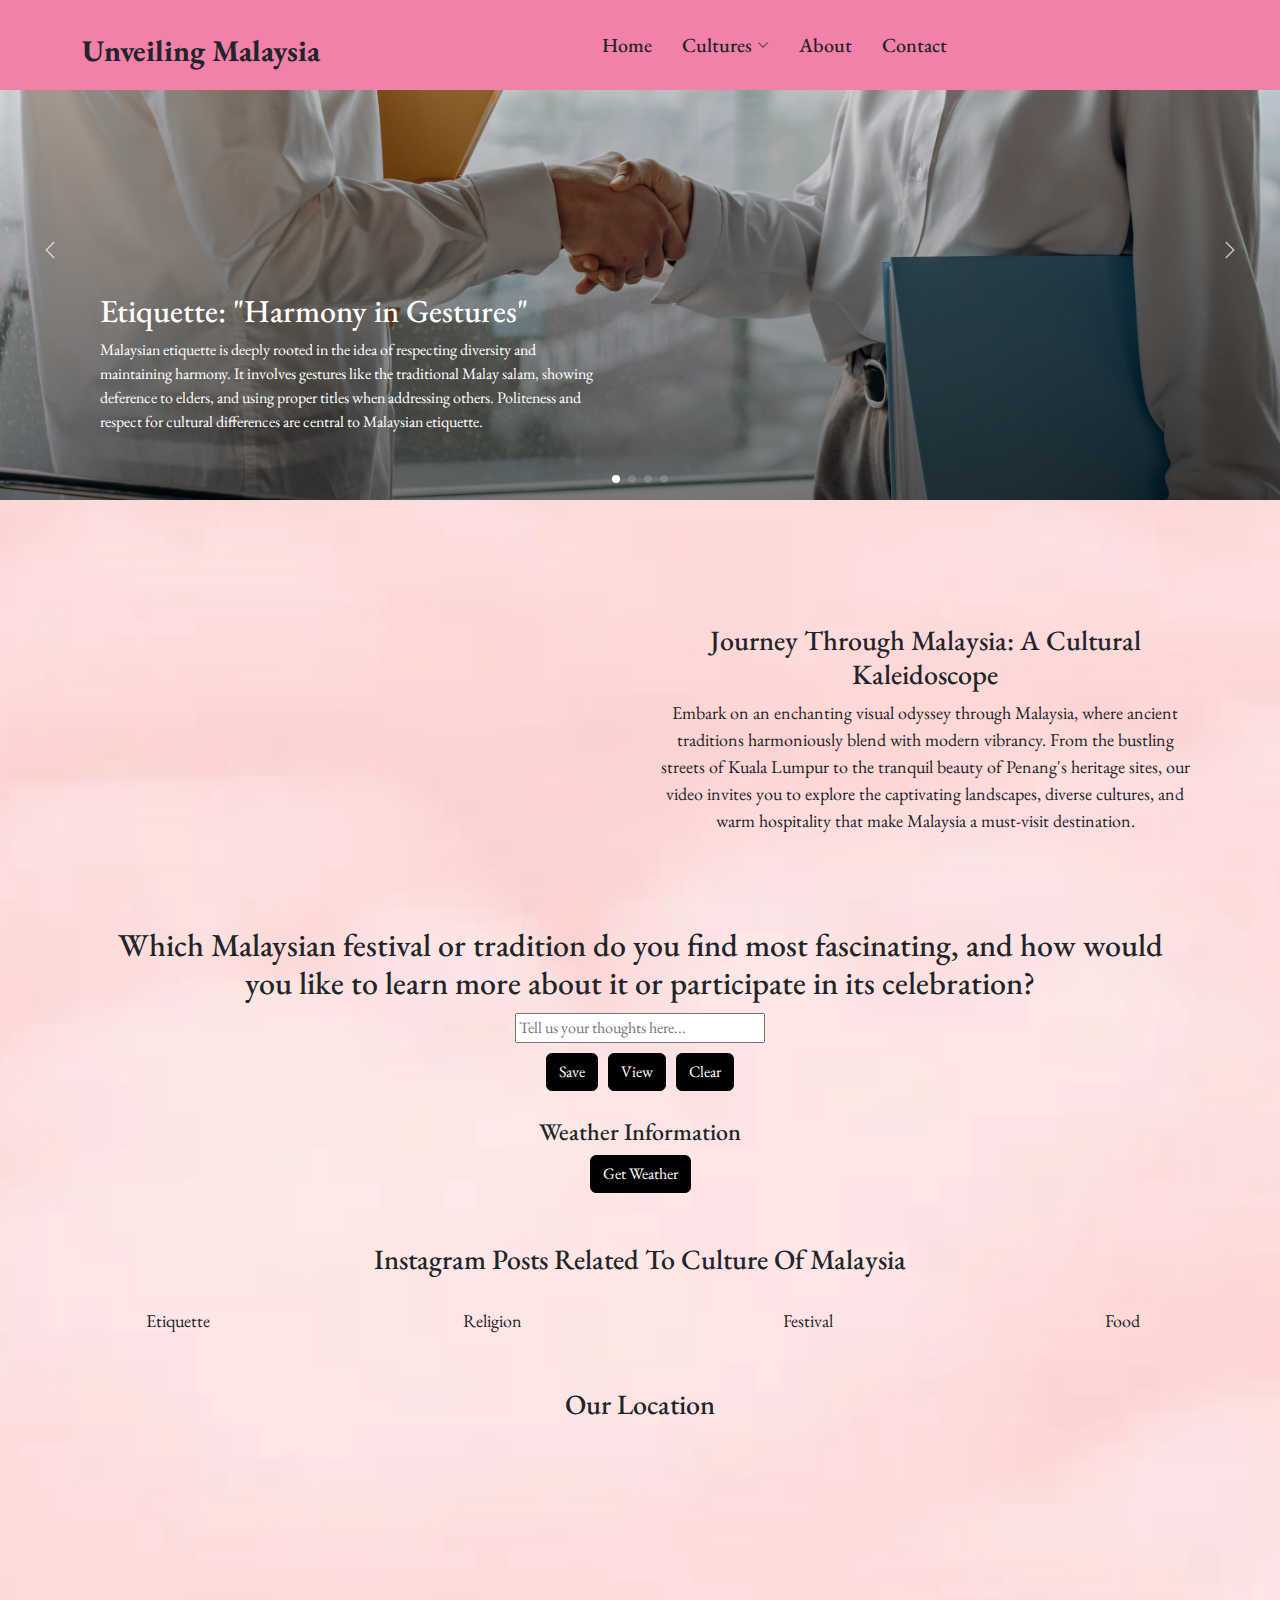
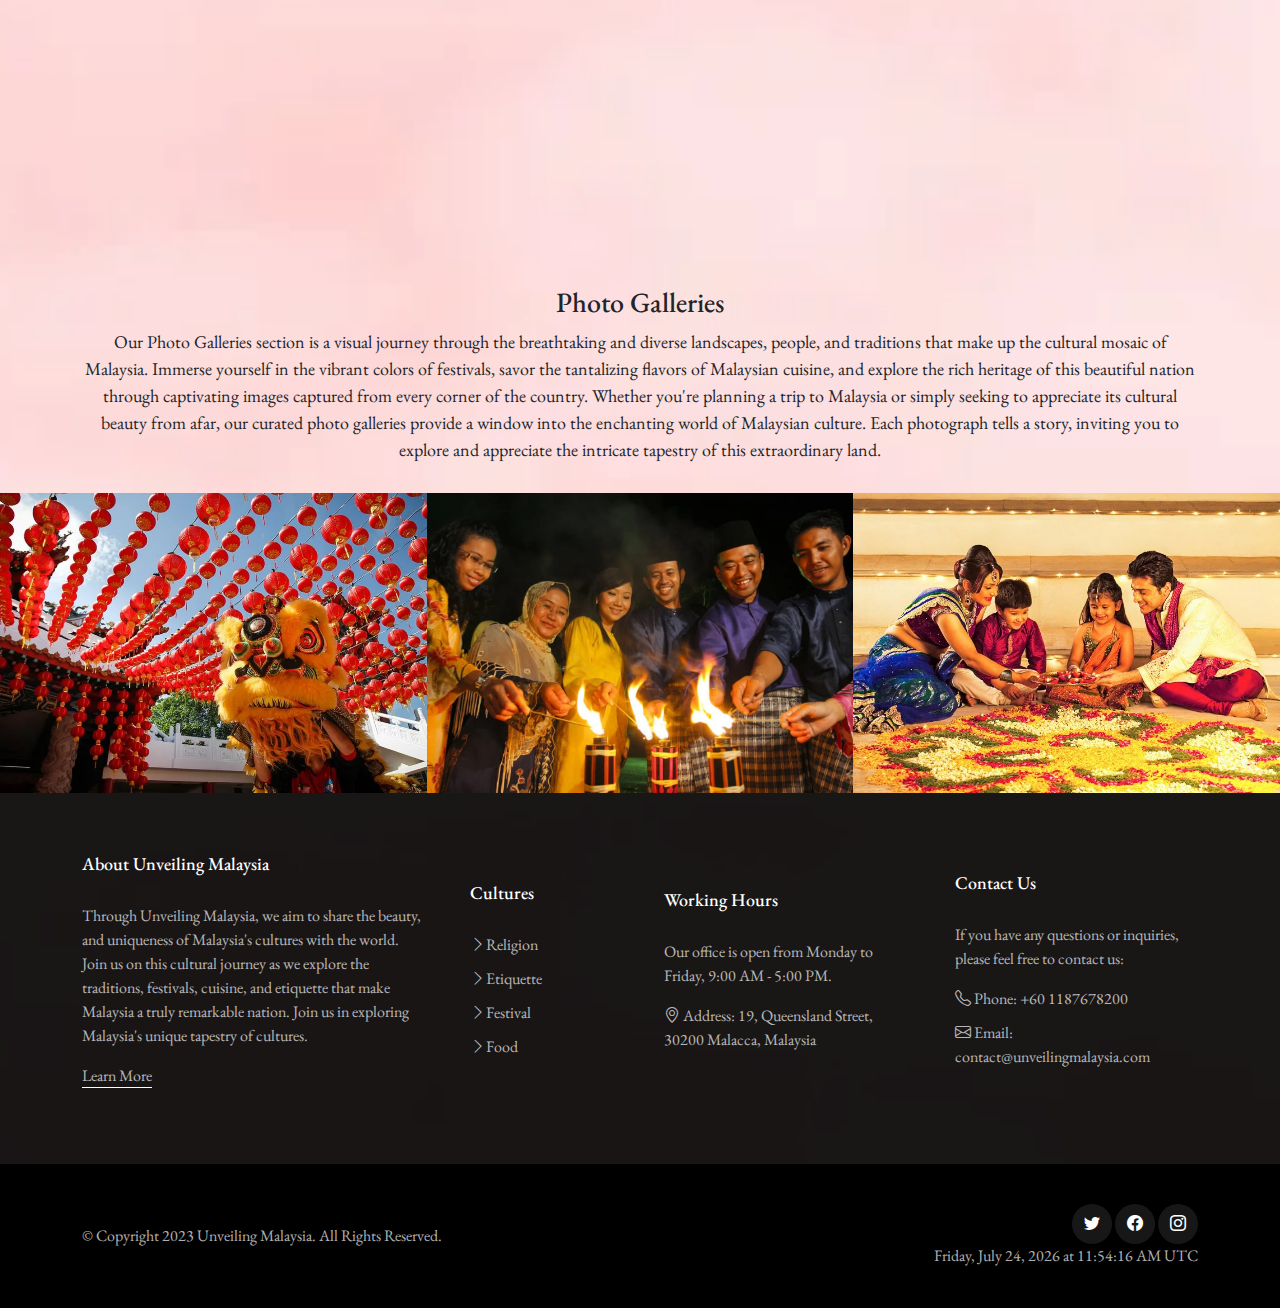
<file: index.html>
<!DOCTYPE html>
<html lang="en">

<head>
  <meta charset="utf-8">
  <meta content="width=device-width, initial-scale=1.0" name="viewport">

  <title>Unveiling Malaysia</title>
  <meta content="" name="description">
  <meta content="" name="keywords">

  <script async src="https://platform.instagram.com/en_US/embeds.js"></script>

  <!-- Favicons -->
  <link href="assets/img/1.png" rel="icon">
  <link href="assets/img/2.png" rel="apple-touch-icon">

  <!-- Google Fonts -->
  <link rel="preconnect" href="https://fonts.googleapis.com">
  <link rel="preconnect" href="https://fonts.gstatic.com" crossorigin>
  <link
    href="https://fonts.googleapis.com/css2?family=EB+Garamond:wght@400;500&family=Inter:wght@400;500&family=Playfair+Display:ital,wght@0,400;0,700;1,400;1,700&display=swap"
    rel="stylesheet">

  <!-- Vendor CSS Files -->
  <link href="assets/vendor/bootstrap/css/bootstrap.min.css" rel="stylesheet">
  <link href="assets/vendor/bootstrap-icons/bootstrap-icons.css" rel="stylesheet">
  <link href="assets/vendor/swiper/swiper-bundle.min.css" rel="stylesheet">
  <link href="assets/vendor/glightbox/css/glightbox.min.css" rel="stylesheet">
  <link href="assets/vendor/aos/aos.css" rel="stylesheet">

  <style>
    /* Header Section */
    #header {
      background-color: #F380A8;
    }

    /* Body Section */
    body {
      background-image: url('assets/img/bgp.jpg');
      background-size: cover;
      background-repeat: no-repeat;
      background-position: center;
    }

    /* Slider Section Styles */
    .swiper.sliderFeaturedPosts {
      width: 100%;
      max-width: 1450px;
      height: 500px;
      margin-bottom: 50px;
    }

    /* Video Section Styles */
    .video_css {
      text-align: center;
      position: relative;
      padding-bottom: 56.25%;
      overflow: hidden;
      padding-top: 30px;
    }

    .video_css iframe {
      display: block;
      margin: 0 auto;
    }

    /* Title Section Styles */
    .title-all {
      text-align: center;
      margin-bottom: 30px;
    }

    .title-all h1 {
      font-size: 28px;
    }

    .title-all p {
      font-size: 18px;
    }

    /* Row and Column Layout Styles */
    .row {
      display: flex;
      align-items: center;
    }

    .col-lg-6 {
      padding: 20px;
    }

    /* Additional Video Section Styles */
    .video_css iframe {
      position: absolute;
      top: 0;
      left: 0;
      width: 100%;
      height: 100%;
    }

    /* Image Gallery Styles */
    .gallery-container {
      overflow: hidden;
      width: 100%;
    }

    .gallery {
      display: flex;
      animation: slide 10s linear infinite;
      margin: 0;
      padding: 0;
      animation-timing-function: linear;
      animation-direction: alternate;
    }

    .gallery-item {
      flex: 0 0 auto;
      overflow: hidden;
      margin: 0;
      padding: 0;
      width: 33.33%;
      max-height: 300px;
    }

    .gallery-item img {
      width: 100%;
      height: 100%;
      display: block;
      object-fit: cover;
    }

    /* Keyframes for Image Gallery Slide Animation */
    @keyframes slide {
      0% {
        transform: translateX(0%);
      }

      100% {
        transform: translateX(-66.66%);
      }

      200% {
        transform: translateX(0%);
      }
    }

    /* Social Media Section Styles */
    .social-media-section {
      display: flex;
      flex-direction: row;
      align-items: flex-start;
      gap: 20px;
      overflow-x: auto;
      padding: 0 20px;
    }

    /* Keyframes for fadeInUp Animation */
    @keyframes fadeInUp {
      from {
        opacity: 0;
        transform: translateY(20px);
      }

      to {
        opacity: 1;
        transform: translateY(0);
      }
    }

    /* Styles for h1 Elements */
    h1 {
      font-size: 24px;
      margin-top: 20px;
    }

    /* Button Styles */
    button {
      border: none;
    }

    /* Weather Container Styles */
    .weather-container {
      display: flex;
      flex-direction: column;
      align-items: center;
      justify-content: center;
      text-align: center;
      padding: 20px;
      margin-top: -40px;
      /* Add a background color with transparency */
    }

    /* Get Weather Button Styles */
    #getWeather {
      margin-top: 0px;
    }

    /* Center the weather information */
    #weatherInfo {
      margin-top: 10px;
    }

    /* Center the button horizontally */
    .btn {
      display: inline-block;
    }

    /* Hover Effects for Various Sections */
    .title-all:hover,
    .question-container:hover,
    .weather-container:hover,
    .gallery-item:hover {
      transform: scale(1.05);
      transition: transform 0.3s ease;
    }

    .instagram-posts-container {
      display: flex;
      justify-content: center;
      /* Center horizontally */
      align-items: flex-start;
      /* Align the tops of the posts */
      gap: 20px;
      /* Add some space between posts */
      overflow-x: auto;
      padding: 0 20px;
    }

    /* Styles for Individual Instagram Posts */
    .instagram-post {
      text-align: center;
      animation: fadeInUp 1s ease-in-out;
      width: 300px;
      margin-left: 30px;
      margin-right: 10px;
    }

    /* Place the section title at the top */
    .instagram-post .section-title {
      font-size: 18px;
      margin-bottom: 10px;
    }
  </style>

  <!-- Main CSS Files -->
  <link href="assets/css/variables.css" rel="stylesheet">
  <link href="assets/css/main.css" rel="stylesheet">

  <!--jQuery-->
  <script src="https://code.jquery.com/jquery-3.6.0.min.js"></script>

</head>

<body>
  <!-- ======= Header ======= -->
  <header id="header" class="header d-flex align-items-center fixed-top">
    <div class="container-fluid container-xl d-flex align-items-center justify-content-between">

      <a href="index.html" class="logo d-flex align-items-center">
        <h1>Unveiling Malaysia</h1>
      </a>

      <nav id="navbar" class="navbar">
        <ul>
          <li><a href="index.html">Home</a></li>
          <li class="dropdown">
            <a href="culture.html">
              <span>Cultures</span> <i class="bi bi-chevron-down dropdown-indicator"></i>
            </a>
            <ul>
              <li class="dropdown">
                <a href="etiquette.html">
                  <span>Etiquette</span> <i class="bi bi-chevron-down dropdown-indicator"></i>
                </a>
                <ul>
                  <li><a href="basic_etiquette.html">Basic Etiquette</a></li>
                  <li><a href="giftgiving.html">Gift Giving</a></li>
                  <li><a href="visiting.html">Visiting</a></li>
                  <li><a href="dining.html">Dining</a></li>
                </ul>
              </li>
              <li><a href="religious.html">Religion</a></li>
              <li><a href="festivals.html">Festival</a></li>
              <li><a href="food.html">Food</a></li>
            </ul>
          </li>
          <li><a href="about.html">About</a></li>
          <li><a href="contact.html">Contact</a></li>
        </ul>
      </nav>
      <div class="position-relative">
      </div>
    </div>
  </header>
  <!-- End Header -->

  <!-- ======= Slider Section ======= -->
  <div class="swiper sliderFeaturedPosts">
    <div class="swiper-wrapper">
      <div class="swiper-slide">
        <a href="etiquette.html" class="img-bg d-flex align-items-end"
          style="background-image: url('assets/img/main1.jpg');">
          <div class="img-bg-inner">
            <h2>Etiquette: "Harmony in Gestures"</h2>
            <p>Malaysian etiquette is deeply rooted in the idea of respecting diversity and maintaining harmony. It
              involves gestures like the traditional Malay salam, showing deference to elders, and using proper titles
              when addressing others. Politeness and respect for cultural differences are central to Malaysian
              etiquette.</p>
          </div>
        </a>
      </div>

      <div class="swiper-slide">
        <a href="religious.html" class="img-bg d-flex align-items-end"
          style="background-image: url('assets/img/main2.jpg');">
          <div class="img-bg-inner">
            <h2>Religion: "A Tapestry of Faiths"</h2>
            <p>Malaysia is a multi-religious nation, with Islam, Buddhism, Christianity, Hinduism, and other faiths
              coexisting harmoniously. Each religion contributes to the country's rich religious tapestry. Malaysians
              often display religious tolerance and participate in interfaith activities.</p>
          </div>
        </a>
      </div>

      <div class="swiper-slide">
        <a href="festivals.html" class="img-bg d-flex align-items-end"
          style="background-image: url('assets/img/main3.jpg');">
          <div class="img-bg-inner">
            <h2>Festivals: "Celebration Nation"</h2>
            <p>Malaysia is renowned for its diverse and vibrant festivals. From Hari Raya (Eid) for Muslims, Chinese New
              Year for the Chinese community, Deepavali for Hindus, and Christmas for Christians, the country celebrates
              a multitude of festivals throughout the year. These festivals showcase Malaysia's cultural diversity and
              unity.</p>
          </div>
        </a>
      </div>

      <div class="swiper-slide">
        <a href="food.html" class="img-bg d-flex align-items-end"
          style="background-image: url('assets/img/main4.jpg');">
          <div class="img-bg-inner">
            <h2>Food: "Flavors of Malaysia"</h2>
            <p>Malaysian cuisine is a delightful fusion of Malay, Chinese, Indian, and indigenous influences. The food
              is characterized by its bold and diverse flavors, often blending sweet, sour, spicy, and savory elements.
              Street food is particularly popular, with dishes like nasi lemak, satay, and roti canai being iconic
              Malaysian treats. The food culture emphasizes communal dining and sharing.</p>
          </div>
        </a>
      </div>
    </div>
    <div class="custom-swiper-button-next">
      <span class="bi-chevron-right"></span>
    </div>
    <div class="custom-swiper-button-prev">
      <span class="bi-chevron-left"></span>
    </div>
    <div class="swiper-pagination"></div>
  </div>
  </div>
  </div>
  </div>
  </section>
  <!-- End Hero Slider Section -->

  <!--Video-->
  <div class="container">
    <div class="row">
      <div class="col-lg-6">
        <!-- Place your video here -->
        <div class="video_css">
          <iframe width="560" height="315" src="https://www.youtube.com/embed/oOQ1SbkU_c4" frameborder="0"
            allowfullscreen autoplay></iframe>
        </div>
      </div>
      <div class="col-lg-6">
        <!-- Place your heading and content here -->
        <div class="title-all">
          <h1>Journey Through Malaysia: A Cultural Kaleidoscope</h1>
          <p>Embark on an enchanting visual odyssey through Malaysia, where ancient traditions harmoniously blend with
            modern vibrancy. From the bustling streets of Kuala Lumpur to the tranquil beauty of Penang's heritage
            sites, our video invites you to explore the captivating landscapes, diverse cultures, and warm hospitality
            that make Malaysia a must-visit destination.</p>
        </div>
      </div>
    </div>
  </div>
  <!--End Video-->

  <!-- Question for User -->
  <div id="question" class="question-container"
    style="display: flex; flex-direction: column; align-items: center; justify-content: center; padding-left: 100px; padding-right: 100px; height: 220px; margin-top: -20px;">
    <h2 id="question" style="text-align: center; margin: 0 auto;">Which Malaysian festival or tradition do you find most
      fascinating, and how would you like to learn more about it or participate in its celebration?</h2>
    <input id="input" placeholder="Tell us your thoughts here..." style="margin-top: 10px; width: 250px;">
    <!-- Use a container to group the buttons and apply styles to the container -->
    <div style="display: flex; gap: 10px; margin-top: 10px;">
      <button onclick="save();" class="btn btn-primary mx-auto d-block">Save</button>
      <button onclick="view();" class="btn btn-primary mx-auto d-block">View</button>
      <!-- Button to delete local storage -->
      <button onclick="clearLocalStorage();" class="btn btn-primary mx-auto d-block">Clear</button>
    </div>
  </div>
  <!-- Question for User -->

  <!-- Container to display saved responses -->
  <div id="responses-container"
    style="display: none; flex-direction: column; align-items: center; justify-content: center; padding-left: 100px; padding-right: 100px; height: 220px; margin-top: -40px;">
    <h2 style="text-align: center;">Saved Responses</h2>
    <ul id="saved-responses"></ul>
  </div>
  <!-- End Container for saved responses -->

  <!-- Local Storage for Question -->
  <script>
    function save() {
      var new_data = document.getElementById('input').value;

      if (localStorage.getItem('data') == null) {
        localStorage.setItem('data', '[]');
      }

      var old_data = JSON.parse(localStorage.getItem('data'));
      old_data.push(new_data);

      localStorage.setItem('data', JSON.stringify(old_data));

      // Clear the input field after saving
      document.getElementById('input').value = "";
    }

    function view() {
      var savedData = JSON.parse(localStorage.getItem('data'));
      var savedResponsesList = document.getElementById('saved-responses');
      var responsesContainer = document.getElementById('responses-container');

      // Check if there are saved responses
      if (savedData && savedData.length > 0) {
        // Clear any previous responses
        savedResponsesList.innerHTML = "";

        // Display saved responses
        for (var i = 0; i < savedData.length; i++) {
          var listItem = document.createElement('li');
          listItem.textContent = savedData[i];
          savedResponsesList.appendChild(listItem);
        }

        // Show the responses container (if it's hidden)
        responsesContainer.style.display = "flex";
      }
    }
    function clearLocalStorage() {
      // Clear the local storage data
      localStorage.removeItem('data');

      // Optionally, you can reset the displayed content
      document.getElementById('output').textContent = '';

      // Optionally, hide the saved responses container
      document.getElementById('responses-container').style.display = 'none';
    }
  </script>
  <!-- End Local Storage for Question -->

  <!-- Weather Container -->
  <div class="weather-container">
    <h1 class="text-center">Weather Information</h1>
    <button id="getWeather" class="btn btn-primary mx-auto d-block">Get Weather</button>
    <div id="weatherInfo" class="text-center"></div>
  </div>

  <script>
    $(document).ready(function () {
      var apiKey = '72ee964a8343b34884591ca795cf04d1';

      $('#getWeather').click(function () {
        var cityName = prompt('Enter a city name:');

        if (cityName) {
          var apiUrl = 'https://api.openweathermap.org/data/2.5/weather?q=' + cityName + '&appid=' + apiKey;

          $.getJSON(apiUrl, function (data) {
            if (data.cod === 200) {
              // Convert temperature from Kelvin to Celsius here
              var temperatureKelvin = data.main.temp;
              var temperatureCelsius = (temperatureKelvin - 273.15).toFixed(2); // Convert and round to 2 decimal places

              var weatherInfo = 'Temperature: ' + temperatureCelsius + '°C<br>';
              weatherInfo += 'Humidity: ' + data.main.humidity + '%<br>';
              weatherInfo += 'Weather: ' + data.weather[0].description;

              $('#weatherInfo').html(weatherInfo);
            } else {
              $('#weatherInfo').html('City not found');
            }
          });
        }
      });
    });
  </script>

  <!--Instagram Post-->
  <div class="title-all text-center">
    <p></p>
    <h1>Instagram Posts Related To Culture Of Malaysia</h1>
  </div>
  <!-- SOCIAL MEDIA PLUGINS -->
  <!-- Container for Instagram Posts -->
  <div class="instagram-posts-container">
    <!-- Instagram Post 1 -->
    <div class="instagram-post">
      <div class="section-title">Etiquette</div>
      <blockquote class="instagram-media"
        data-instgrm-permalink="https://www.instagram.com/p/CuO5Vvfx-1f/?utm_source=ig_web_copy_link&igshid=MzRlODBiNWFlZA=="
        data-instgrm-version="13" style="display: inline-block;"></blockquote>
    </div>

    <!-- Instagram Post 2 -->
    <div class="instagram-post">
      <div class="section-title">Religion</div>
      <blockquote class="instagram-media"
        data-instgrm-permalink="https://www.instagram.com/p/CrQeAD-tmtX/?utm_source=ig_web_copy_link&igshid=MzRlODBiNWFlZA=="
        data-instgrm-version="13" style="display: inline-block;"></blockquote>
    </div>

    <!-- Instagram Post 3 -->
    <div class="instagram-post">
      <div class="section-title">Festival</div>
      <blockquote class="instagram-media"
        data-instgrm-permalink="https://www.instagram.com/p/CwlvlpIxf20/?utm_source=ig_web_copy_link&igshid=MzRlODBiNWFlZA=="
        data-instgrm-version="13" style="display: inline-block;"></blockquote>
    </div>

    <!-- Instagram Post 4 -->
    <div class="instagram-post">
      <div class="section-title">Food</div>
      <blockquote class="instagram-media"
        data-instgrm-permalink="https://www.instagram.com/p/CxCiR2NprYN/?utm_source=ig_web_copy_link&igshid=MzRlODBiNWFlZA=="
        data-instgrm-version="13" style="display: inline-block;"></blockquote>
    </div>
  </div>


  <!-- Location -->
  <div class="container" id="maptitle">
    <div class="row">
      <div class="col-lg-12">
        <div class="title-all text-center">
          <p></p>
          <h1>Our Location</h1>
          <iframe
            src="https://www.google.com/maps/embed?key=AIzaSyDjqPkj-ET76rmA2SmoEnKQXGYSWlJ7IfY&pb=!1m18!1m12!1m3!1d1567.466022298888!2d101.13639347020302!3d4.337994178318566!2m3!1f0!2f0!3f0!3m2!1i1024!2i768!4f13.1!3m3!1m2!1s0x31cae296b5bdc7b3%3A0xa86e1b61b2c8e747!2sFaculty%20of%20Information%20and%20Communication%20Technology%20(FICT)%20Block%20N!5e0!3m2!1sen!2smy!4v1694332470324!5m2!1sen!2smy"
            width="800" height="400" style="border:0;" allowfullscreen="" loading="lazy"
            referrerpolicy="no-referrer-when-downgrade"></iframe>
        </div>
      </div>
    </div>
  </div>
  <!-- End Location -->

  <!--Photo Galleries-->
  <div class="container">
    <div class="row">
      <div class="col-lg-12">
        <div class="title-all text-center">
          <h1>Photo Galleries</h1>
          <p>Our Photo Galleries section is a visual journey through the breathtaking and diverse landscapes, people,
            and traditions that make up the cultural mosaic of Malaysia. Immerse yourself in the vibrant colors of
            festivals, savor the tantalizing flavors of Malaysian cuisine, and explore the rich heritage of this
            beautiful nation through captivating images captured from every corner of the country. Whether you're
            planning a trip to Malaysia or simply seeking to appreciate its cultural beauty from afar, our curated photo
            galleries provide a window into the enchanting world of Malaysian culture. Each photograph tells a story,
            inviting you to explore and appreciate the intricate tapestry of this extraordinary land.</p>
        </div>
      </div>
    </div>
  </div>

  <div class="gallery-container">
    <div class="gallery">
      <div class="gallery-item">
        <img src="assets/img/3.png" alt="Image 1">
      </div>
      <div class="gallery-item">
        <img src="assets/img/41.png" alt="Image 2">
      </div>
      <div class="gallery-item">
        <img src="assets/img/5.png" alt="Image 3">
      </div>
      <div class="gallery-item">
        <img src="assets/img/7.png" alt="Image 4">
      </div>
      <div class="gallery-item">
        <img src="assets/img/9.png" alt="Image 5">
      </div>
    </div>
    <!--Photo Galleries-->

    <!-- ======= Footer ======= -->
    <footer id="footer" class="footer">
      <div class="footer-content">
        <div class="container">
          <div class="row g-5">
            <div class="col-lg-4">
              <h3 class="footer-heading">About Unveiling Malaysia</h3>
              <p>Through Unveiling Malaysia, we aim to share the beauty,
                and uniqueness of Malaysia's cultures with the world. Join us on this cultural journey as we explore the
                traditions,
                festivals, cuisine, and etiquette that make Malaysia a truly remarkable nation. Join us in exploring
                Malaysia's unique tapestry of cultures.</p>
              <p><a href="about.html" class="footer-link-more">Learn More</a></p>
            </div>
            <div class="col-6 col-lg-2">
              <h3 class="footer-heading">Cultures</h3>
              <ul class="footer-links list-unstyled">
                <li><a href="religious.html"><i class="bi bi-chevron-right"></i>Religion</a></li>
                <li><a href="etiquette.html"><i class="bi bi-chevron-right"></i>Etiquette</a></li>
                <li><a href="festivals"><i class="bi bi-chevron-right"></i>Festival</a></li>
                <li><a href="food.html"><i class="bi bi-chevron-right"></i>Food</a></li>
              </ul>
            </div>
            <div class="col-lg-3">
              <h3 class="footer-heading">Working Hours</h3>
              <p>Our office is open from Monday to Friday, 9:00 AM - 5:00 PM.</p>
              <ul class="footer-links list-unstyled">
                <li><i class="bi bi-geo-alt"></i> Address: 19, Queensland Street, 30200 Malacca, Malaysia</li>
              </ul>
            </div>
            <div class="col-lg-3">
              <h3 class="footer-heading">Contact Us</h3>
              <p>If you have any questions or inquiries, please feel free to contact us:</p>
              <ul class="footer-links list-unstyled">
                <li><i class="bi bi-telephone"></i> Phone: +60 1187678200</li>
                <li><i class="bi bi-envelope"></i> Email: contact@unveilingmalaysia.com</li>
              </ul>
            </div>
          </div>
        </div>
      </div>
      <div class="footer-legal">
        <div class="container">
          <div class="row justify-content-between">
            <div class="col-md-6 text-center text-md-start mb-3 mb-md-0">
              <div class="copyright">
                © Copyright 2023 <strong><span>Unveiling Malaysia</span></strong>. All Rights Reserved.
              </div>
            </div>
            <!-- Add a section for displaying the date and time -->
            <div class="col-md-6">
              <div class="social-links mb-3 mb-lg-0 text-center text-md-end">
                <a href="#" class="twitter"><i class="bi bi-twitter"></i></a>
                <a href="#" class="facebook"><i class="bi bi-facebook"></i></a>
                <a href="#" class="instagram"><i class="bi bi-instagram"></i></a>
              </div>
              <!-- Display the date and time -->
              <p id="datetime" class="mb-0 text-center text-md-end"></p>
            </div>
          </div>
        </div>
      </div>
    </footer>

    <!-- JavaScript to display the date and time in the footer -->
    <script>
      function displayDateTime() {
        const dateTimeElement = document.getElementById('datetime');
        const options = {
          weekday: 'long',
          year: 'numeric',
          month: 'long',
          day: 'numeric',
          hour: 'numeric',
          minute: 'numeric',
          second: 'numeric',
          timeZoneName: 'short'
        };
        const currentDateTime = new Date().toLocaleDateString('en-US', options);
        dateTimeElement.textContent = currentDateTime;
      }
      // Call the function to display date and time
      displayDateTime();
    </script>

    <a href="#" class="scroll-top d-flex align-items-center justify-content-center"><i
        class="bi bi-arrow-up-short"></i></a>

    <!-- Vendor JS Files -->
    <script src="assets/vendor/bootstrap/js/bootstrap.bundle.min.js"></script>
    <script src="assets/vendor/swiper/swiper-bundle.min.js"></script>
    <script src="assets/vendor/glightbox/js/glightbox.min.js"></script>
    <script src="assets/vendor/aos/aos.js"></script>
    <script src="assets/vendor/php-email-form/validate.js"></script>

    <!-- Template Main JS File -->
    <script src="assets/js/main.js"></script>

</body>

</html>
</file>
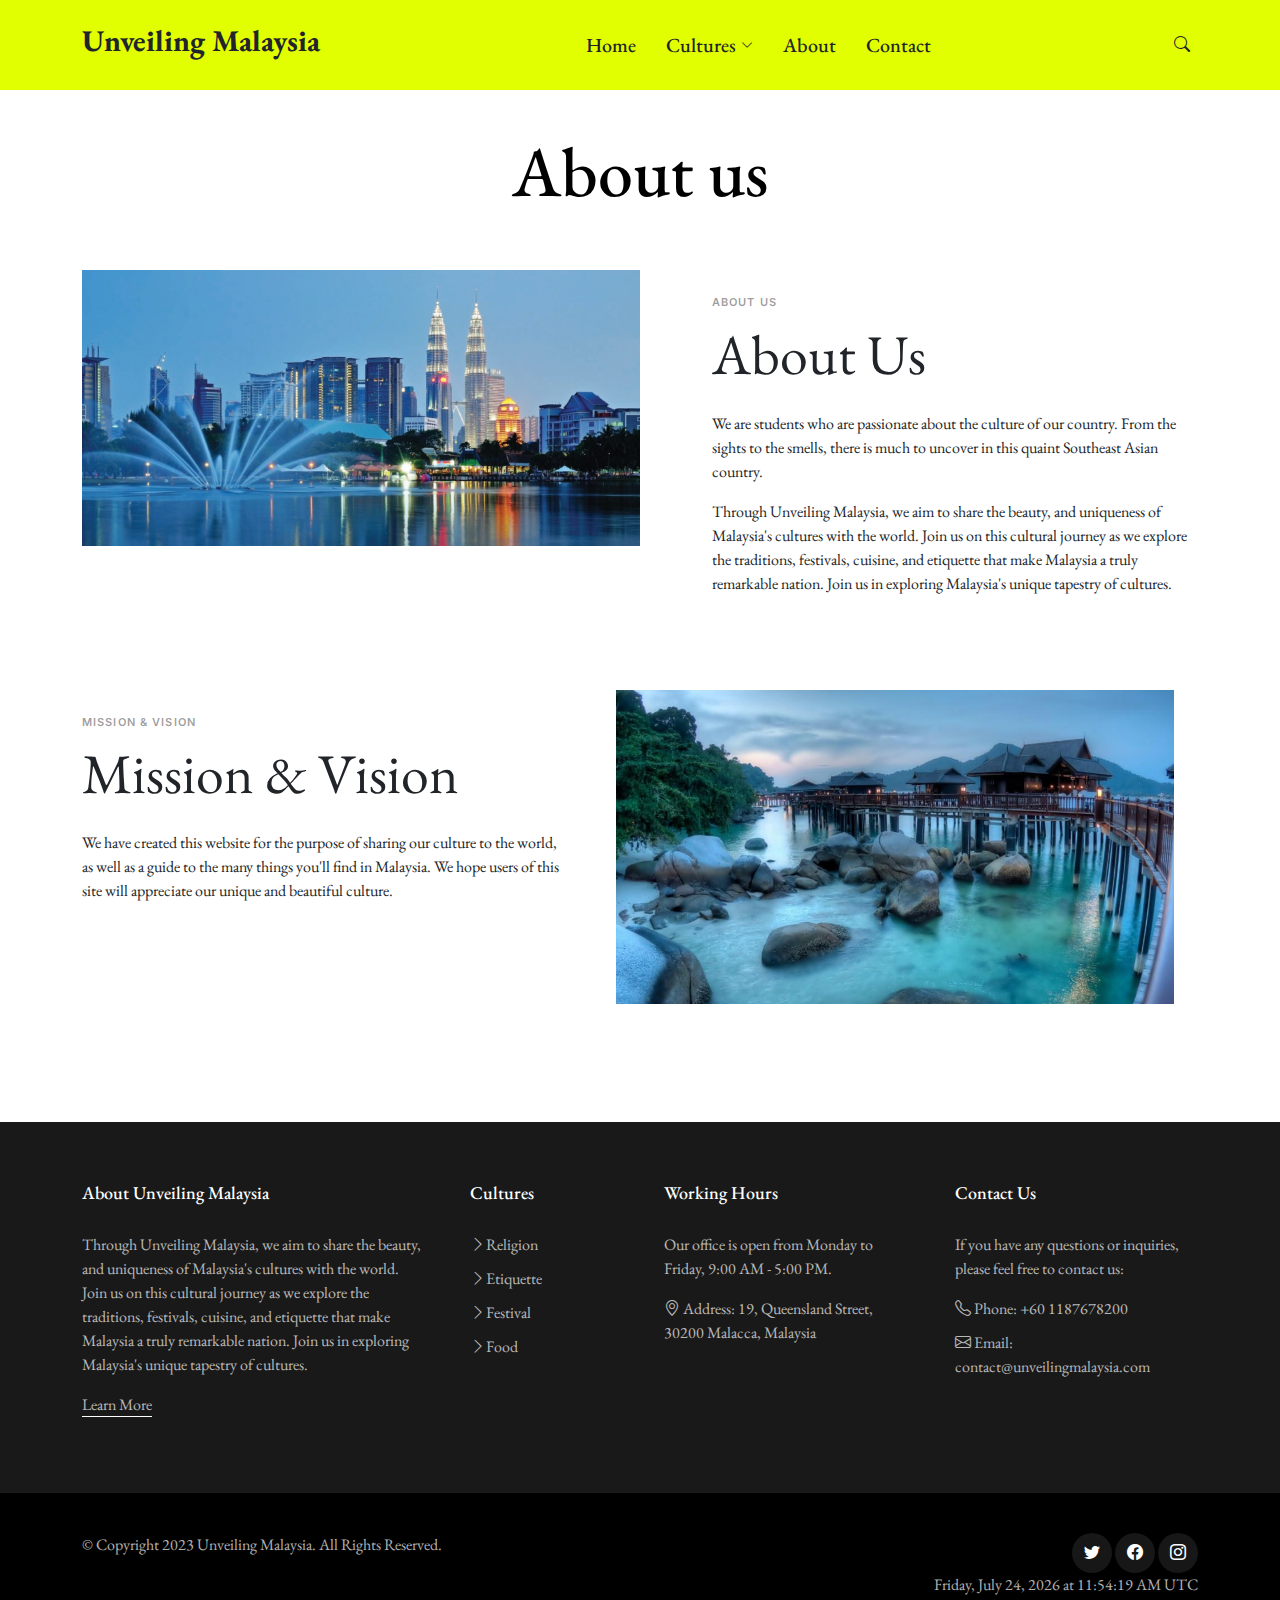
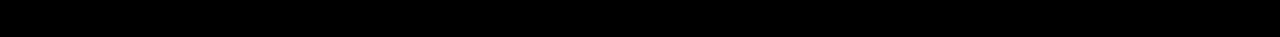
<file: about.html>
<!DOCTYPE html>
<html lang="en">

<head>
  <meta charset="utf-8">
  <meta content="width=device-width, initial-scale=1.0" name="viewport">

  <title>About</title>
  <meta content="" name="description">
  <meta content="" name="keywords">

  <!-- Google Fonts -->
  <link rel="preconnect" href="https://fonts.googleapis.com">
  <link rel="preconnect" href="https://fonts.gstatic.com" crossorigin>
  <link
    href="https://fonts.googleapis.com/css2?family=EB+Garamond:wght@400;500&family=Inter:wght@400;500&family=Playfair+Display:ital,wght@0,400;0,700;1,400;1,700&display=swap"
    rel="stylesheet">

  <!-- Vendor CSS Files -->
  <link href="assets/vendor/bootstrap/css/bootstrap.min.css" rel="stylesheet">
  <link href="assets/vendor/bootstrap-icons/bootstrap-icons.css" rel="stylesheet">
  <link href="assets/vendor/swiper/swiper-bundle.min.css" rel="stylesheet">
  <link href="assets/vendor/glightbox/css/glightbox.min.css" rel="stylesheet">
  <link href="assets/vendor/aos/aos.css" rel="stylesheet">

  <!-- Template Main CSS Files -->
  <link href="assets/css/variables.css" rel="stylesheet">
  <link href="assets/css/main.css" rel="stylesheet">

</head>

<body>

  <!-- ======= Header ======= -->
  <header id="header" class="header d-flex align-items-center fixed-top">
    <div class="container-fluid container-xl d-flex align-items-center justify-content-between">

      <a href="index.html" class="logo d-flex align-items-center">
        <h1>Unveiling Malaysia</h1>
      </a>

      <nav id="navbar" class="navbar">
        <ul>
          <li><a href="index.html">Home</a></li>
          <li class="dropdown">
            <a href="culture.html">
              <span>Cultures</span> <i class="bi bi-chevron-down dropdown-indicator"></i>
            </a>
            <ul>
              <li class="dropdown">
                <a href="etiquette.html">
                  <span>Etiquette</span> <i class="bi bi-chevron-down dropdown-indicator"></i>
                </a>
                <ul>
                  <li><a href="basic_etiquette.html">Basic Etiquette</a></li>
                  <li><a href="giftgiving.html">Gift Giving</a></li>
                  <li><a href="visiting.html">Visiting</a></li>
                  <li><a href="dining.html">Dining</a></li>
                </ul>
              </li>
              <li><a href="religious.html">Religion</a></li>
              <li><a href="festivals.html">Festival</a></li>
              <li><a href="food.html">Food</a></li>
            </ul>
          </li>
          <li><a href="about.html">About</a></li>
          <li><a href="contact.html">Contact</a></li>
        </ul>
      </nav>


      <div class="position-relative">


        <a href="#" class="mx-2 js-search-open"><span class="bi-search"></span></a>
        <i class="bi bi-list mobile-nav-toggle"></i>

        <!-- ======= Search Form ======= -->
        <div class="search-form-wrap js-search-form-wrap">
          <form action="search-result.html" class="search-form">
            <span class="icon bi-search"></span>
            <input type="text" placeholder="Search" class="form-control">
            <button class="btn js-search-close"><span class="bi-x"></span></button>
          </form>
        </div><!-- End Search Form -->

      </div>

    </div>

  </header><!-- End Header -->

  <main id="main">
    <section>
      <div class="container" data-aos="fade-up">
        <div class="row">
          <div class="col-lg-12 text-center mb-5">
            <h1 class="page-title">About us</h1>
          </div>
        </div>

        <div class="row mb-5">

          <div class="d-md-flex post-entry-2 half">
            <a href="#" class="me-4 thumbnail">
              <img src="assets/img/msia1.jpeg" alt="" class="img-fluid">
            </a>
            <div class="ps-md-5 mt-4 mt-md-0">
              <div class="post-meta mt-4">About us</div>
              <h2 class="mb-4 display-4">About Us</h2>


              <p>We are students who are passionate about the culture of our country. From the sights to the smells,
                there is much to uncover in this quaint Southeast Asian country.</p>
              <p>Through Unveiling Malaysia, we aim to share the beauty,
                and uniqueness of Malaysia's cultures with the world. Join us on this cultural journey as we explore the
                traditions,
                festivals, cuisine, and etiquette that make Malaysia a truly remarkable nation. Join us in exploring
                Malaysia's unique tapestry of cultures.</p>
            </div>
          </div>

          <div class="d-md-flex post-entry-2 half mt-5">
            <a href="#" class="me-4 thumbnail order-2">
              <img src="assets/img/msia2.jpg" alt="" class="img-fluid">
            </a>
            <div class="pe-md-5 mt-4 mt-md-0">
              <div class="post-meta mt-4">Mission &amp; Vision</div>
              <h2 class="mb-4 display-4">Mission &amp; Vision</h2>
              <p>We have created this website for the purpose of sharing our culture to the world, as well as a guide to
                the many things you'll find in Malaysia. We hope users of this site will appreciate our unique and
                beautiful culture.</p>
            </div>
          </div>

        </div>

      </div>
    </section>




  </main><!-- End #main -->

  <!-- ======= Footer ======= -->
  <footer id="footer" class="footer">
    <div class="footer-content">
      <div class="container">
        <div class="row g-5">
          <div class="col-lg-4">
            <h3 class="footer-heading">About Unveiling Malaysia</h3>
            <p>Through Unveiling Malaysia, we aim to share the beauty,
              and uniqueness of Malaysia's cultures with the world. Join us on this cultural journey as we explore the
              traditions,
              festivals, cuisine, and etiquette that make Malaysia a truly remarkable nation. Join us in exploring
              Malaysia's unique tapestry of cultures.</p>
            <p><a href="about.html" class="footer-link-more">Learn More</a></p>
          </div>
          <div class="col-6 col-lg-2">
            <h3 class="footer-heading">Cultures</h3>
            <ul class="footer-links list-unstyled">
              <li><a href="religious.html"><i class="bi bi-chevron-right"></i>Religion</a></li>
              <li><a href="etiquette.html"><i class="bi bi-chevron-right"></i>Etiquette</a></li>
              <li><a href="festivals"><i class="bi bi-chevron-right"></i>Festival</a></li>
              <li><a href="food.html"><i class="bi bi-chevron-right"></i>Food</a></li>
            </ul>
          </div>
          <div class="col-lg-3">
            <h3 class="footer-heading">Working Hours</h3>
            <p>Our office is open from Monday to Friday, 9:00 AM - 5:00 PM.</p>
            <ul class="footer-links list-unstyled">
              <li><i class="bi bi-geo-alt"></i> Address: 19, Queensland Street, 30200 Malacca, Malaysia</li>
            </ul>
          </div>
          <div class="col-lg-3">
            <h3 class="footer-heading">Contact Us</h3>
            <p>If you have any questions or inquiries, please feel free to contact us:</p>
            <ul class="footer-links list-unstyled">
              <li><i class="bi bi-telephone"></i> Phone: +60 1187678200</li>
              <li><i class="bi bi-envelope"></i> Email: contact@unveilingmalaysia.com</li>
            </ul>
          </div>

        </div>
      </div>
    </div>
    <div class="footer-legal">
      <div class="container">
        <div class="row justify-content-between">
          <div class="col-md-6 text-center text-md-start mb-3 mb-md-0">
            <div class="copyright">
              © Copyright 2023 <strong><span>Unveiling Malaysia</span></strong>. All Rights Reserved.
            </div>
          </div>
          <!-- Add a section for displaying the date and time -->
          <div class="col-md-6">
            <div class="social-links mb-3 mb-lg-0 text-center text-md-end">
              <a href="#" class="twitter"><i class="bi bi-twitter"></i></a>
              <a href="#" class="facebook"><i class="bi bi-facebook"></i></a>
              <a href="#" class="instagram"><i class="bi bi-instagram"></i></a>
            </div>
            <!-- Display the date and time -->
            <p id="datetime" class="mb-0 text-center text-md-end"></p>
          </div>
        </div>
      </div>
    </div>
  </footer>

  <!-- JavaScript to display the date and time in the footer -->
  <script>
    function displayDateTime() {
      const dateTimeElement = document.getElementById('datetime');
      const options = {
        weekday: 'long',
        year: 'numeric',
        month: 'long',
        day: 'numeric',
        hour: 'numeric',
        minute: 'numeric',
        second: 'numeric',
        timeZoneName: 'short'
      };
      const currentDateTime = new Date().toLocaleDateString('en-US', options);
      dateTimeElement.textContent = currentDateTime;
    }
    // Call the function to display date and time
    displayDateTime();
  </script>

  <a href="#" class="scroll-top d-flex align-items-center justify-content-center"><i
      class="bi bi-arrow-up-short"></i></a>

  <!-- Vendor JS Files -->
  <script src="assets/vendor/bootstrap/js/bootstrap.bundle.min.js"></script>
  <script src="assets/vendor/swiper/swiper-bundle.min.js"></script>
  <script src="assets/vendor/glightbox/js/glightbox.min.js"></script>
  <script src="assets/vendor/aos/aos.js"></script>
  <script src="assets/vendor/php-email-form/validate.js"></script>

  <!-- Template Main JS File -->
  <script src="assets/js/main.js"></script>

</body>

</html>
</file>
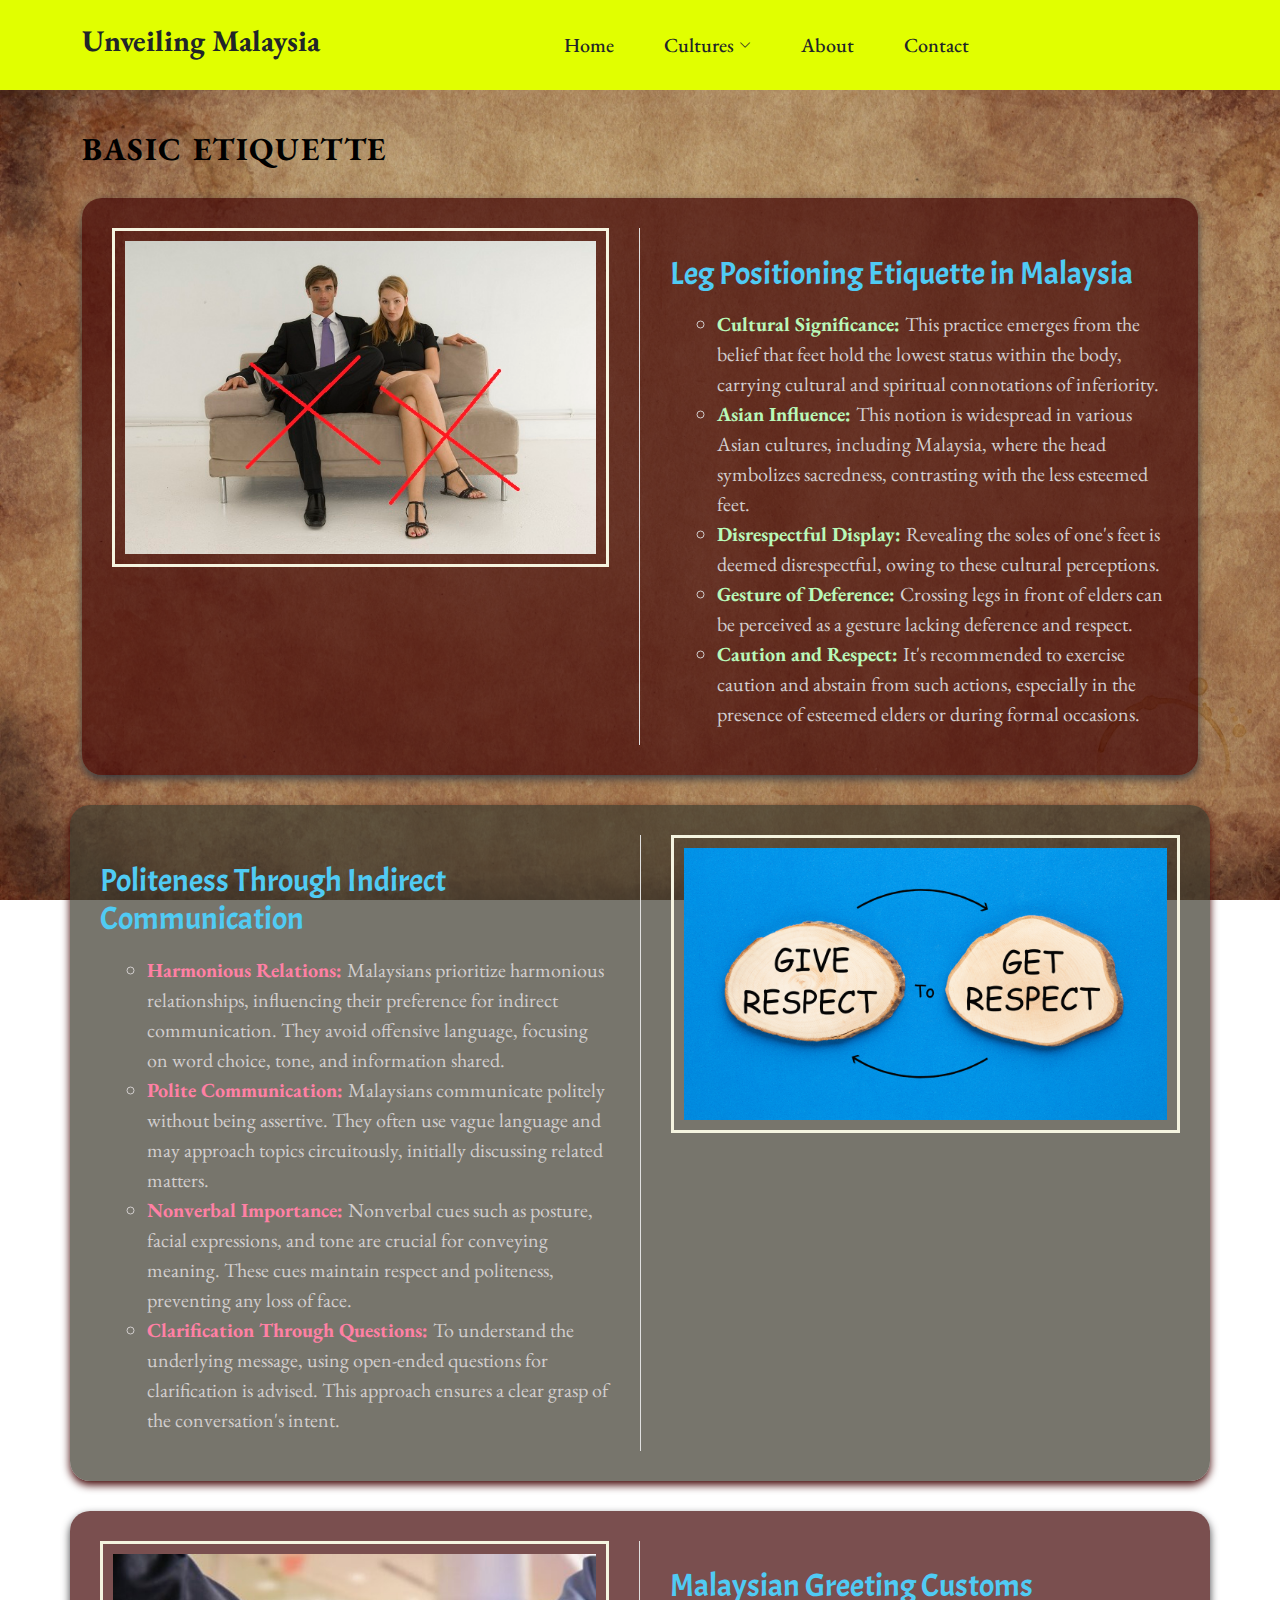
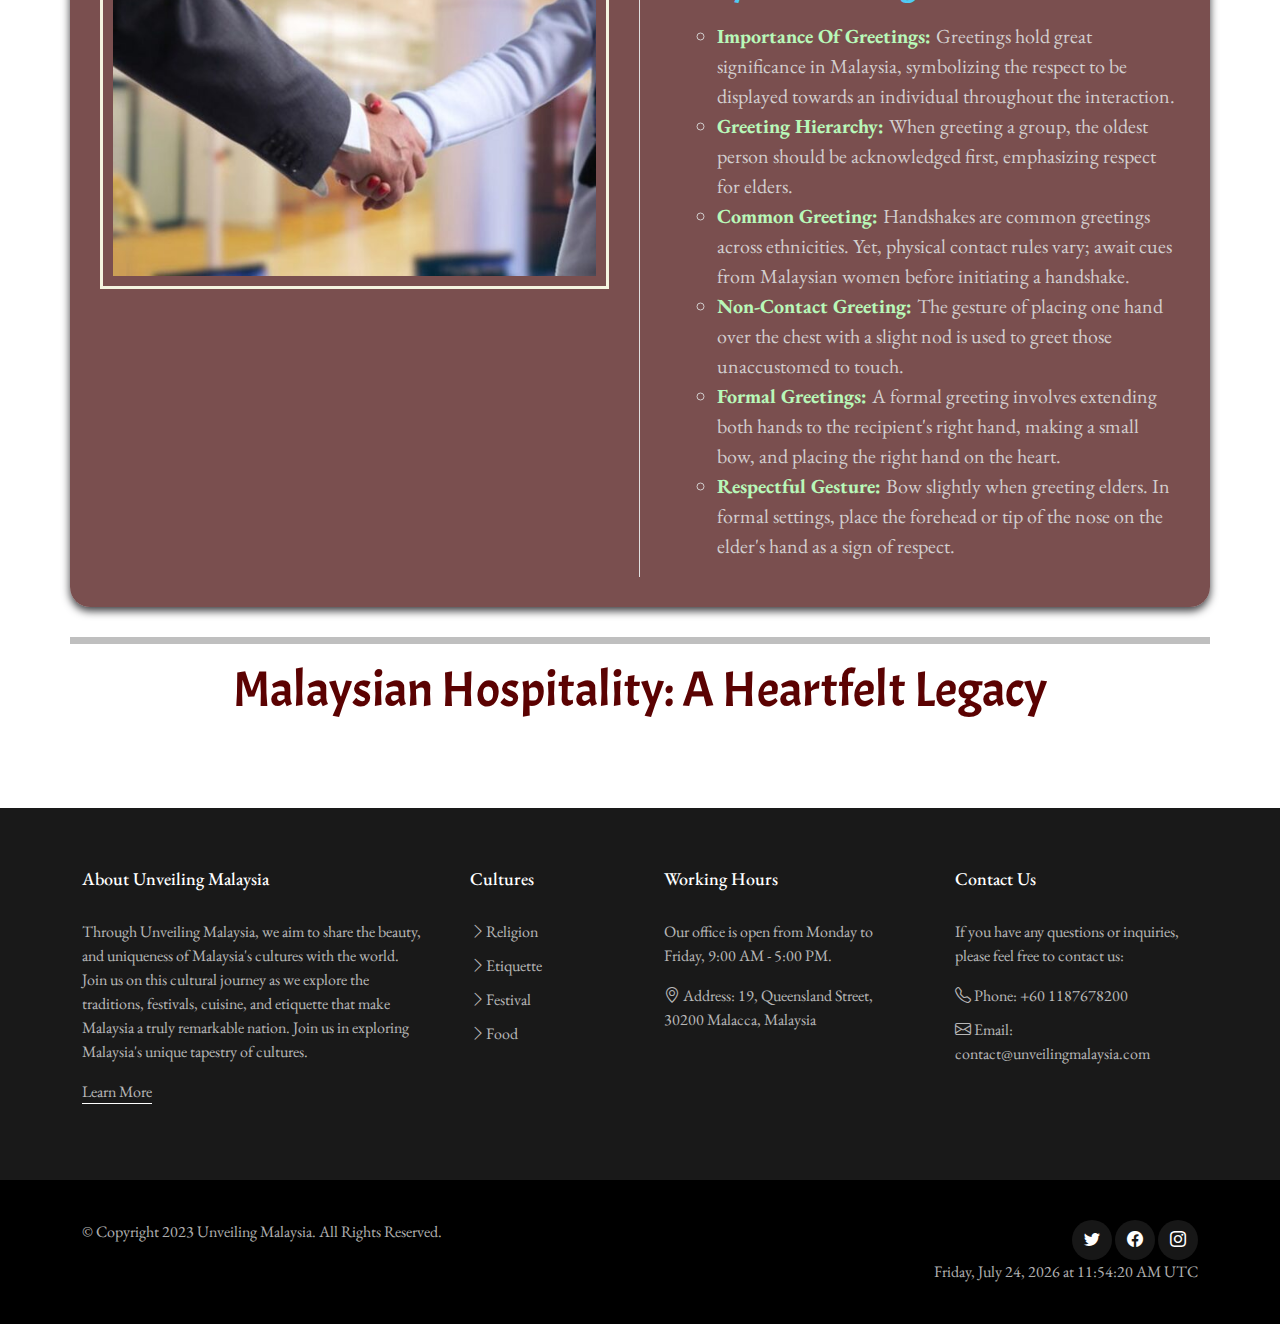
<file: basic_etiquette.html>
<!DOCTYPE html>
<html lang="en">

<head>
  <meta charset="utf-8">
  <meta content="width=device-width, initial-scale=1.0" name="viewport">
  <title>Etiquette</title>
  <meta content="" name="description">
  <meta content="" name="keywords">

  <!--INCORPORATING SOCIAL MEDIA PLUGIN-->
  <div id="fb-root"></div>
  <script async defer src="https://connect.facebook.net/en_US/sdk.js#xfbml=1&version=v3.2"></script>
  <script async src="https://platform.instagram.com/en_US/embeds.js"></script>

  <!-- Google Fonts -->
  <link rel="preconnect" href="https://fonts.googleapis.com">
  <link rel="preconnect" href="https://fonts.gstatic.com" crossorigin>
  <link
    href="https://fonts.googleapis.com/css2?family=EB+Garamond:wght@400;500&family=Inter:wght@400;500&family=Playfair+Display:ital,wght@0,400;0,700;1,400;1,700&display=swap"
    rel="stylesheet">
  <link rel="preconnect" href="https://fonts.googleapis.com">
  <link rel="preconnect" href="https://fonts.gstatic.com" crossorigin>
  <link href="https://fonts.googleapis.com/css2?family=Acme&family=Galada&display=swap" rel="stylesheet">
  <!-- Vendor CSS Files -->
  <link href="assets/vendor/bootstrap/css/bootstrap.min.css" rel="stylesheet">
  <link href="assets/vendor/bootstrap-icons/bootstrap-icons.css" rel="stylesheet">
  <link href="assets/vendor/swiper/swiper-bundle.min.css" rel="stylesheet">
  <link href="assets/vendor/glightbox/css/glightbox.min.css" rel="stylesheet">
  <link href="assets/vendor/aos/aos.css" rel="stylesheet">

  <!-- Template Main CSS Files -->
  <link href="assets/css/variables.css" rel="stylesheet">
  <link href="assets/css/main.css" rel="stylesheet">

</head>
<style>
  body {
    background-image: url('assets/img/BEBG.jpg');
    /* Adjust the path to your image file */
    background-size: cover;
    /* Cover the entire viewport */
    background-attachment: fixed;
    /* Fixed background position */
    background-repeat: no-repeat;
    /* No repeating of the image */
  }

  .bi-search {
    display: none;
  }

  #navbar {
    text-align: center;
  }

  #navbar ul {
    list-style: none;
    padding: 0;
  }

  #navbar ul li {
    display: inline-block;
    margin-right: 20px;
    /* Adjust this value as needed for spacing */
  }

  #navbar ul li:last-child {
    margin-right: 0;
  }
</style>

<body>
  <div class="loader"></div>
  <!-- ======= Header ======= -->
  <header id="header" class="header d-flex align-items-center fixed-top">
    <div class="container-fluid container-xl d-flex align-items-center justify-content-between">

      <a href="index.html" class="logo d-flex align-items-center">
        <h1>Unveiling Malaysia</h1>
      </a>

      <nav id="navbar" class="navbar">
        <ul>
          <li><a href="index.html">Home</a></li>
          <li class="dropdown">
            <a href="culture.html">
              <span>Cultures</span> <i class="bi bi-chevron-down dropdown-indicator"></i>
            </a>
            <ul>
              <li class="dropdown">
                <a href="etiquette.html">
                  <span>Etiquette</span> <i class="bi bi-chevron-down dropdown-indicator"></i>
                </a>
                <ul>
                  <li><a href="basic_etiquette.html">Basic Etiquette</a></li>
                  <li><a href="giftgiving.html">Gift Giving</a></li>
                  <li><a href="visiting.html">Visiting</a></li>
                  <li><a href="dining.html">Dining</a></li>
                </ul>
              </li>
              <li><a href="religious.html">Religion</a></li>
              <li><a href="festivals.html">Festival</a></li>
              <li><a href="food.html">Food</a></li>
            </ul>
          </li>
          <li><a href="about.html">About</a></li>
          <li><a href="contact.html">Contact</a></li>
        </ul>
      </nav>


      <div class="position-relative">


        <a href="#" class="mx-2 js-search-open"><span class="bi-search"></span></a>
        <i class="bi bi-list mobile-nav-toggle"></i>

        <!-- ======= Search Form ======= -->
        <div class="search-form-wrap js-search-form-wrap">
          <form action="search-result.html" class="search-form">
            <span class="icon bi-search"></span>
            <input type="text" placeholder="Search" class="form-control">
            <button class="btn js-search-close"><span class="bi-x"></span></button>
          </form>
        </div><!-- End Search Form -->

      </div>

    </div>

  </header><!-- End Header -->

  <main id="main">
    <section>
      <div class="container">
        <div class="row">
          <div class="col-md-15" data-aos="fade-up">
            <h3 class="category-title" style="font-size: 32px; color: #000000;">Basic Etiquette</h3>


            <div class="d-md-flex post-entry-2 half"
              style="background-color: rgba(66, 4, 4,0.7); padding: 30px; border-radius: 20px; box-shadow: 0px 4px 8px rgb(63, 63, 66);">
              <div style="width: 50%; border-right: 1px solid #e0e0e0; padding-right: 30px;">
                <div id="carouselExampleSlidesOnly" class="carousel slide" data-bs-ride="carousel">
                  <div class="carousel-inner">
                    <div class="carousel-item active">
                      <div style="border: 3px solid #f5f4e0; padding: 10px;">
                        <img src="assets/img/1.jpeg" class="d-block w-100" alt="Do not cross your legs">
                      </div>
                    </div>
                    <div class="carousel-item">
                      <div style="border: 3px solid #f5f4e0; padding: 10px;">
                        <img src="assets/img/2.jpg" class="d-block w-100" alt="Respect elders">
                      </div>
                    </div>
                    <div class="carousel-item">
                      <div style="border: 3px solid #f5f4e0; padding: 10px;">
                        <img src="assets/img/3.jpeg" class="d-block w-100" alt="Happy family">
                      </div>
                    </div>
                  </div>
                </div>
              </div>

              <div style="width: 50%; padding-left: 30px;">
                <div class="post-meta"><span class="mx-1"></span></div>
                <h3 style="font-family: 'Acme', sans-serif,'Galada', cursive; color: #50cbf4; font-size: 32px;">Leg
                  Positioning Etiquette in Malaysia</h3>

                <p style="font-size: 18px; color: #444;">
                <ul style="list-style-type: circle; margin-left: 15px; font-size: 20px; color: #d2cece;">
                  <li><strong style="color:rgb(184, 248, 184)">Cultural Significance: </strong>This practice emerges
                    from the belief that feet hold the lowest status within the body, carrying cultural and spiritual
                    connotations of inferiority.</li>
                  <li><strong style="color:rgb(184, 248, 184)"> Asian Influence: </strong>This notion is widespread in
                    various Asian cultures, including Malaysia, where the head symbolizes sacredness, contrasting with
                    the less esteemed feet.</li>
                  <li><strong style="color:rgb(184, 248, 184)">Disrespectful Display: </strong>Revealing the soles of
                    one's feet is deemed disrespectful, owing to these cultural perceptions.</li>
                  <li><strong style="color:rgb(184, 248, 184)">Gesture of Deference: </strong>Crossing legs in front of
                    elders can be perceived as a gesture lacking deference and respect.</li>
                  <li><strong style="color:rgb(184, 248, 184)">Caution and Respect: </strong>It's recommended to
                    exercise caution and abstain from such actions, especially in the presence of esteemed elders or
                    during formal occasions.</li>
                </ul>
                </p>
              </div>
            </div>
          </div>
          <div class="d-md-flex post-entry-2 half"
            style="background-color: rgba(61, 59, 46,0.7); padding: 30px; border-radius: 20px; box-shadow: 0px 4px 8px rgb(66, 4, 4);">
            <div style="width: 50%; padding-right: 30px;">
              <div class="post-meta"><span class="mx-1"></span></div>
              <h3 style="font-family: 'Acme', sans-serif,'Galada', cursive; color: #50cbf4; font-size: 32px;">Politeness
                Through Indirect Communication</h3>

              <p style="font-size: 18px; color: #444;">
              <ul style="list-style-type: circle; margin-left: 15px; font-size: 20px; color: #d2cece;">
                <li><strong style="color:rgb(255, 128, 164)">Harmonious Relations: </strong>Malaysians prioritize
                  harmonious relationships, influencing their preference for indirect communication. They avoid
                  offensive language, focusing on word choice, tone, and information shared.</li>
                <li><strong style="color:rgb(255, 128, 164)">Polite Communication: </strong>Malaysians communicate
                  politely without being assertive. They often use vague language and may approach topics circuitously,
                  initially discussing related matters.</li>
                <li><strong style="color:rgb(255, 128, 164)">Nonverbal Importance: </strong>Nonverbal cues such as
                  posture, facial expressions, and tone are crucial for conveying meaning. These cues maintain respect
                  and politeness, preventing any loss of face.</li>
                <li><strong style="color:rgb(255, 128, 164)">Clarification Through Questions: </strong>To understand the
                  underlying message, using open-ended questions for clarification is advised. This approach ensures a
                  clear grasp of the conversation's intent.</li>
              </ul>
              </p>
            </div>

            <div style="width: 50%; border-left: 1px solid #e0e0e0; padding-left: 30px;">
              <div id="carouselExampleSlidesOnly" class="carousel slide" data-bs-ride="carousel">
                <div class="carousel-inner">
                  <div class="carousel-item active">
                    <div style="border: 3px solid #f5f4e0; padding: 10px;">
                      <img src="assets/img/4.png" class="d-block w-100" alt="Give Respect, Receive Respect">
                    </div>
                  </div>
                  <div class="carousel-item">
                    <div style="border: 3px solid #f5f4e0; padding: 10px;">
                      <img src="assets/img/5.jpg" class="d-block w-100" alt="Talk Politely">
                    </div>
                  </div>
                  <div class="carousel-item">
                    <div style="border: 3px solid #f5f4e0; padding: 10px;">
                      <img src="assets/img/6.jpg" class="d-block w-100" alt="Respect Elders">
                    </div>
                  </div>
                </div>
              </div>
            </div>
          </div>
          <div class="d-md-flex post-entry-2 half"
            style="background-color: rgba(66, 4, 4,0.7); padding: 30px; border-radius: 20px; box-shadow: 0px 4px 8px rgb(63, 63, 66);">
            <div style="width: 50%; border-right: 1px solid #e0e0e0; padding-right: 30px;">
              <div id="carouselExampleSlidesOnly" class="carousel slide" data-bs-ride="carousel">
                <div class="carousel-inner">
                  <div class="carousel-item active">
                    <div style="border: 3px solid #f5f4e0; padding: 10px;">
                      <img src="assets/img/7.jpg" class="d-block w-100" alt="Do not cross your legs">
                    </div>
                  </div>
                  <div class="carousel-item">
                    <div style="border: 3px solid #f5f4e0; padding: 10px;">
                      <img src="assets/img/8.jpg" class="d-block w-100" alt="Respect elders">
                    </div>
                  </div>
                  <div class="carousel-item">
                    <div style="border: 3px solid #f5f4e0; padding: 10px;">
                      <img src="assets/img/9.jpg" class="d-block w-100" alt="Happy family">
                    </div>
                  </div>
                </div>
              </div>
            </div>

            <div style="width: 50%; padding-left: 30px;">
              <div class="post-meta"><span class="mx-1"></span></div>
              <h3 style="font-family: 'Acme', sans-serif,'Galada', cursive; color: #50cbf4; font-size: 32px;">Malaysian
                Greeting Customs</h3>

              <p style="font-size: 18px; color: #444;">
              <ul style="list-style-type: circle; margin-left: 15px; font-size: 20px; color: #d2cece;">
                <li><strong style="color:rgb(184, 248, 184)">Importance Of Greetings: </strong>Greetings hold great
                  significance in Malaysia, symbolizing the respect to be displayed towards an individual throughout the
                  interaction.</li>
                <li><strong style="color:rgb(184, 248, 184)"> Greeting Hierarchy: </strong> When greeting a group, the
                  oldest person should be acknowledged first, emphasizing respect for elders.</li>
                <li><strong style="color:rgb(184, 248, 184)">Common Greeting: </strong>Handshakes are common greetings
                  across ethnicities. Yet, physical contact rules vary; await cues from Malaysian women before
                  initiating a handshake.</li>
                <li><strong style="color:rgb(184, 248, 184)">Non-Contact Greeting: </strong> The gesture of placing one
                  hand over the chest with a slight nod is used to greet those unaccustomed to touch.</li>
                <li><strong style="color:rgb(184, 248, 184)">Formal Greetings: </strong>A formal greeting involves
                  extending both hands to the recipient's right hand, making a small bow, and placing the right hand on
                  the heart.</li>
                <li><strong style="color:rgb(184, 248, 184)">Respectful Gesture: </strong>Bow slightly when greeting
                  elders. In formal settings, place the forehead or tip of the nose on the elder's hand as a sign of
                  respect.</li>
              </ul>
              </p>
            </div>
          </div>
          <br>
          <hr style="border-width: 7px; border-color: #000000;">

          <!--SOCIAL MEDIA PLUGINS-->
          <div style="width: 100%; margin: 0 auto; text-align: center;">
            <h1 style="font-family: 'Acme', sans-serif,'Galada', cursive; color: #5b0202; font-size: 50px;">Malaysian
              Hospitality: A Heartfelt Legacy</h1>
            <br>

            <!-- Add a container with display: flex; -->
            <div style="display: flex; justify-content: space-between; flex-wrap: wrap;">
              <!-- Instagram Plugin Code Goes Here -->
              <blockquote class="instagram-media" data-instgrm-permalink="https://www.instagram.com/p/Cwo0ei6xtkk/"
                data-instgrm-version="13" style="display: inline-block;"></blockquote>

              <!-- Instagram Plugin Code Goes Here -->
              <blockquote class="instagram-media" data-instgrm-permalink="https://www.instagram.com/p/Cv_Y3Z8xmU5/"
                data-instgrm-version="13" style="display: inline-block;"></blockquote>

              <!-- Instagram Plugin Code Goes Here -->
              <blockquote class="instagram-media" data-instgrm-permalink="https://www.instagram.com/p/CwjPCHeovUK/"
                data-instgrm-version="13" style="display: inline-block;"></blockquote>
            </div>
          </div>


        </div>
      </div>
      </div>
    </section>
  </main><!-- End #main -->

  <!-- ======= Footer ======= -->
  <footer id="footer" class="footer">
    <div class="footer-content">
      <div class="container">
        <div class="row g-5">
          <div class="col-lg-4">
            <h3 class="footer-heading">About Unveiling Malaysia</h3>
            <p>Through Unveiling Malaysia, we aim to share the beauty,
              and uniqueness of Malaysia's cultures with the world. Join us on this cultural journey as we explore the
              traditions,
              festivals, cuisine, and etiquette that make Malaysia a truly remarkable nation. Join us in exploring
              Malaysia's unique tapestry of cultures.</p>
            <p><a href="about.html" class="footer-link-more">Learn More</a></p>
          </div>
          <div class="col-6 col-lg-2">
            <h3 class="footer-heading">Cultures</h3>
            <ul class="footer-links list-unstyled">
              <li><a href="religious.html"><i class="bi bi-chevron-right"></i>Religion</a></li>
              <li><a href="etiquette.html"><i class="bi bi-chevron-right"></i>Etiquette</a></li>
              <li><a href="festivals"><i class="bi bi-chevron-right"></i>Festival</a></li>
              <li><a href="food.html"><i class="bi bi-chevron-right"></i>Food</a></li>
            </ul>
          </div>
          <div class="col-lg-3">
            <h3 class="footer-heading">Working Hours</h3>
            <p>Our office is open from Monday to Friday, 9:00 AM - 5:00 PM.</p>
            <ul class="footer-links list-unstyled">
              <li><i class="bi bi-geo-alt"></i> Address: 19, Queensland Street, 30200 Malacca, Malaysia</li>
            </ul>
          </div>
          <div class="col-lg-3">
            <h3 class="footer-heading">Contact Us</h3>
            <p>If you have any questions or inquiries, please feel free to contact us:</p>
            <ul class="footer-links list-unstyled">
              <li><i class="bi bi-telephone"></i> Phone: +60 1187678200</li>
              <li><i class="bi bi-envelope"></i> Email: contact@unveilingmalaysia.com</li>
            </ul>
          </div>

        </div>
      </div>
    </div>
    <div class="footer-legal">
      <div class="container">
        <div class="row justify-content-between">
          <div class="col-md-6 text-center text-md-start mb-3 mb-md-0">
            <div class="copyright">
              © Copyright 2023 <strong><span>Unveiling Malaysia</span></strong>. All Rights Reserved.
            </div>
          </div>
          <!-- Add a section for displaying the date and time -->
          <div class="col-md-6">
            <div class="social-links mb-3 mb-lg-0 text-center text-md-end">
              <a href="#" class="twitter"><i class="bi bi-twitter"></i></a>
              <a href="#" class="facebook"><i class="bi bi-facebook"></i></a>
              <a href="#" class="instagram"><i class="bi bi-instagram"></i></a>
            </div>
            <!-- Display the date and time -->
            <p id="datetime" class="mb-0 text-center text-md-end"></p>
          </div>
        </div>
      </div>
    </div>
  </footer>

  <!-- JavaScript to display the date and time in the footer -->
  <script>
    function displayDateTime() {
      const dateTimeElement = document.getElementById('datetime');
      const options = {
        weekday: 'long',
        year: 'numeric',
        month: 'long',
        day: 'numeric',
        hour: 'numeric',
        minute: 'numeric',
        second: 'numeric',
        timeZoneName: 'short'
      };
      const currentDateTime = new Date().toLocaleDateString('en-US', options);
      dateTimeElement.textContent = currentDateTime;
    }
    // Call the function to display date and time
    displayDateTime();
  </script>



  <a href="#" class="scroll-top d-flex align-items-center justify-content-center"><i
      class="bi bi-arrow-up-short"></i></a>

  <!-- Vendor JS Files -->
  <script src="assets/vendor/bootstrap/js/bootstrap.bundle.min.js"></script>
  <script src="assets/vendor/swiper/swiper-bundle.min.js"></script>
  <script src="assets/vendor/glightbox/js/glightbox.min.js"></script>
  <script src="assets/vendor/aos/aos.js"></script>
  <script src="assets/vendor/php-email-form/validate.js"></script>

  <!-- Template Main JS File -->
  <script src="assets/js/main.js"></script>

</body>

</html>
</file>
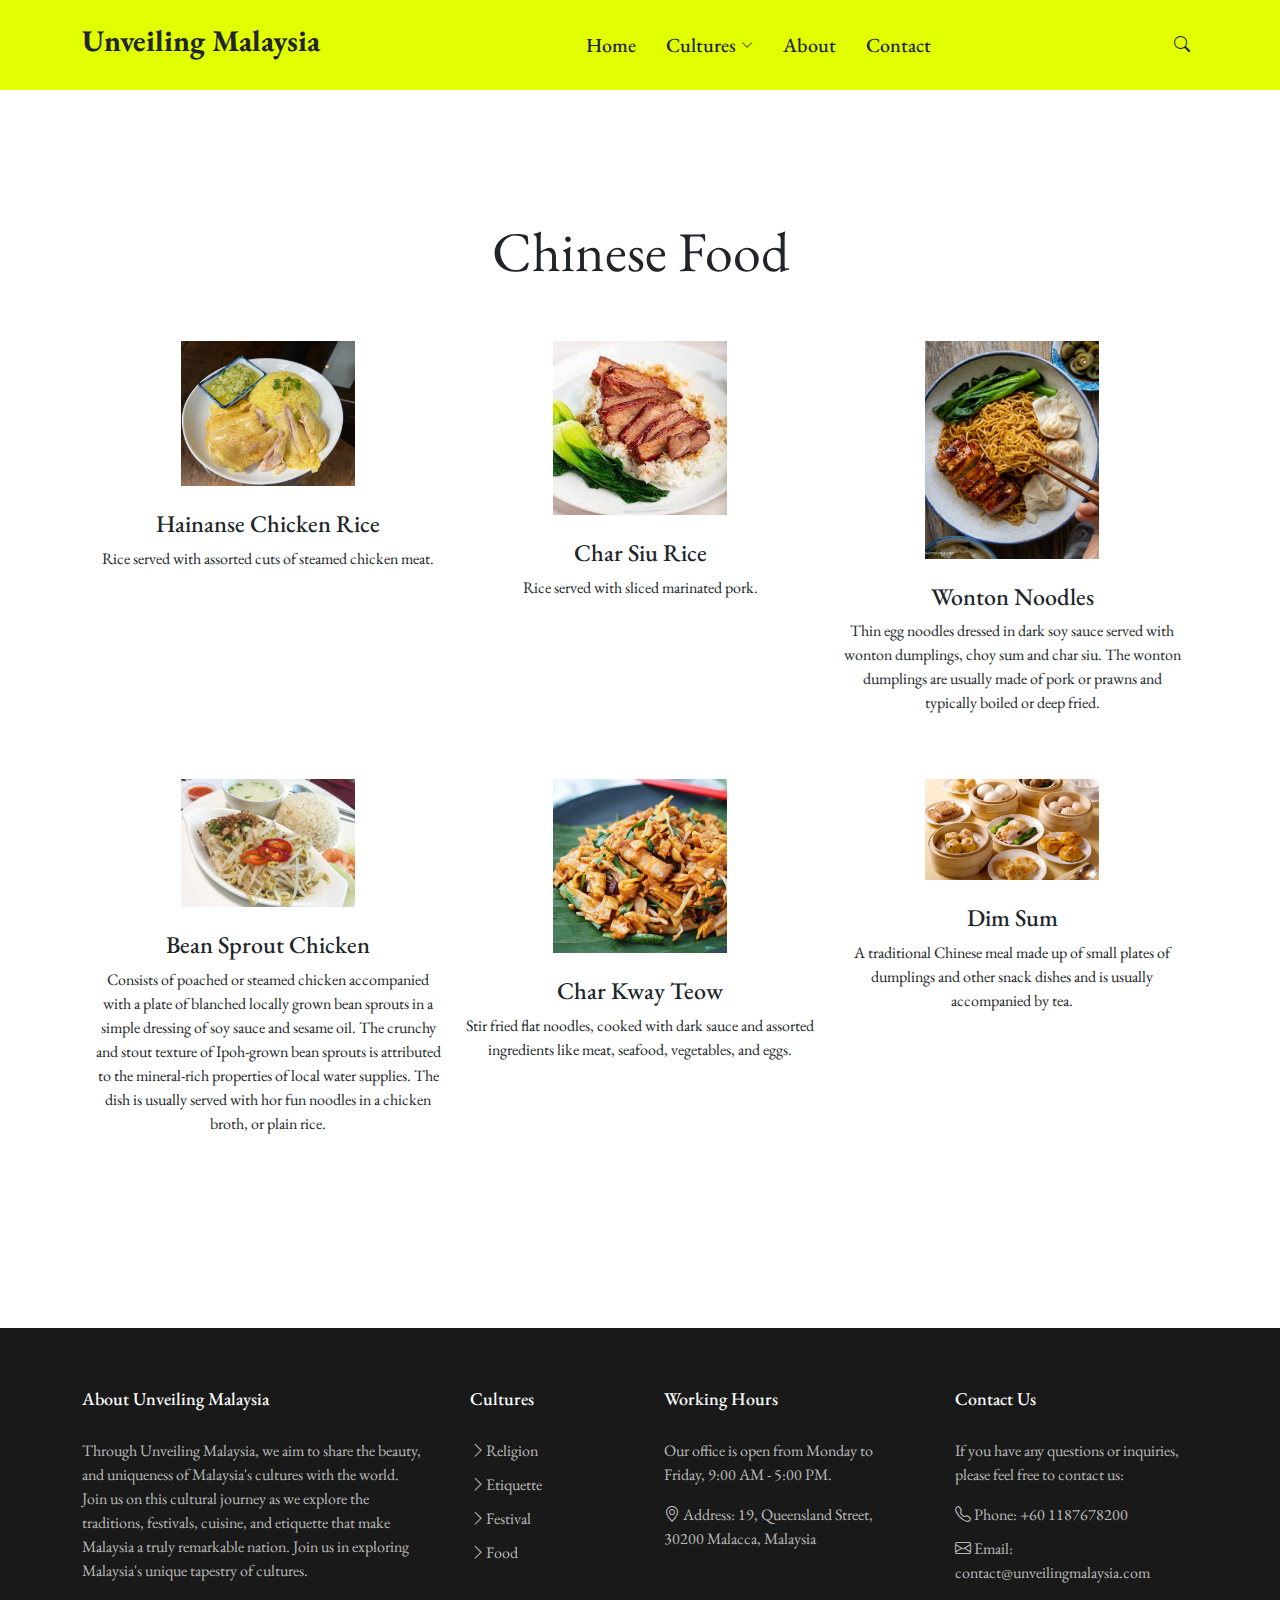
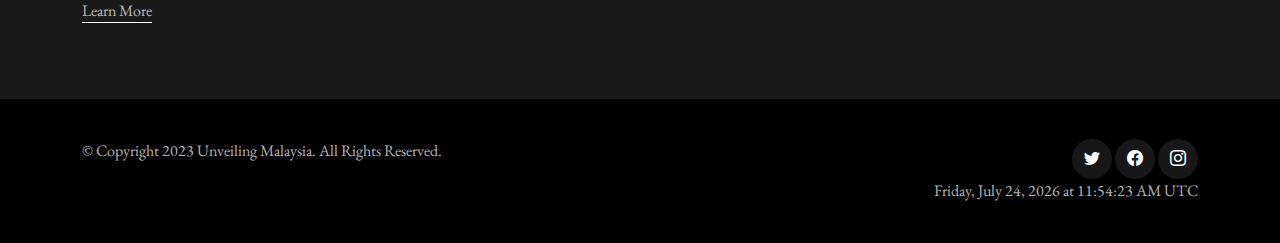
<file: chinesefood.html>
<!DOCTYPE html>
<html lang="en">

<head>
  <meta charset="utf-8">
  <meta content="width=device-width, initial-scale=1.0" name="viewport">

  <title>Chinese Food</title>
  <meta content="" name="description">
  <meta content="" name="keywords">

  <!-- Google Fonts -->
  <link rel="preconnect" href="https://fonts.googleapis.com">
  <link rel="preconnect" href="https://fonts.gstatic.com" crossorigin>
  <link
    href="https://fonts.googleapis.com/css2?family=EB+Garamond:wght@400;500&family=Inter:wght@400;500&family=Playfair+Display:ital,wght@0,400;0,700;1,400;1,700&display=swap"
    rel="stylesheet">

  <!-- Vendor CSS Files -->
  <link href="assets/vendor/bootstrap/css/bootstrap.min.css" rel="stylesheet">
  <link href="assets/vendor/bootstrap-icons/bootstrap-icons.css" rel="stylesheet">
  <link href="assets/vendor/swiper/swiper-bundle.min.css" rel="stylesheet">
  <link href="assets/vendor/glightbox/css/glightbox.min.css" rel="stylesheet">
  <link href="assets/vendor/aos/aos.css" rel="stylesheet">

  <!-- Template Main CSS Files -->
  <link href="assets/css/variables.css" rel="stylesheet">
  <link href="assets/css/main.css" rel="stylesheet">

</head>

<body>
  <!-- ======= Header ======= -->
  <header id="header" class="header d-flex align-items-center fixed-top">
    <div class="container-fluid container-xl d-flex align-items-center justify-content-between">

      <a href="index.html" class="logo d-flex align-items-center">
        <h1>Unveiling Malaysia</h1>
      </a>

      <nav id="navbar" class="navbar">
        <ul>
          <li><a href="index.html">Home</a></li>
          <li class="dropdown">
            <a href="culture.html">
              <span>Cultures</span> <i class="bi bi-chevron-down dropdown-indicator"></i>
            </a>
            <ul>
              <li class="dropdown">
                <a href="etiquette.html">
                  <span>Etiquette</span> <i class="bi bi-chevron-down dropdown-indicator"></i>
                </a>
                <ul>
                  <li><a href="basic_etiquette.html">Basic Etiquette</a></li>
                  <li><a href="giftgiving.html">Gift Giving</a></li>
                  <li><a href="visiting.html">Visiting</a></li>
                  <li><a href="dining.html">Dining</a></li>
                </ul>
              </li>
              <li><a href="religious.html">Religion</a></li>
              <li><a href="festivals.html">Festival</a></li>
              <li><a href="food.html">Food</a></li>
            </ul>
          </li>
          <li><a href="about.html">About</a></li>
          <li><a href="contact.html">Contact</a></li>
        </ul>
      </nav>


      <div class="position-relative">


        <a href="#" class="mx-2 js-search-open"><span class="bi-search"></span></a>
        <i class="bi bi-list mobile-nav-toggle"></i>

        <!-- ======= Search Form ======= -->
        <div class="search-form-wrap js-search-form-wrap">
          <form action="search-result.html" class="search-form">
            <span class="icon bi-search"></span>
            <input type="text" placeholder="Search" class="form-control">
            <button class="btn js-search-close"><span class="bi-x"></span></button>
          </form>
        </div><!-- End Search Form -->

      </div>

    </div>

  </header><!-- End Header -->


  <main id="main">
    <section>
      <div class="container" data-aos="fade-up">
        <div class="row">
          <div class="col-lg-12 text-center mb-5">
          </div>
        </div>

        <div class="row mb-5">

          <section>
            <div class="container" data-aos="fade-up">
              <div class="row">
                <div class="col-12 text-center mb-5">
                  <div class="row justify-content-center">
                    <div class="col-lg-6">
                      <h2 class="display-4">Chinese Food</h2>
                    </div>
                  </div>
                </div>
                <div class="col-lg-4 text-center mb-5">
                  <img src="assets/img/chickenrice.png" alt="" class="img-fluid square w-50 mb-4">
                  <h4>Hainanse Chicken Rice</h4>
                  <p>Rice served with assorted cuts of steamed chicken meat.</p>
                </div>
                <div class="col-lg-4 text-center mb-5">
                  <img src="assets/img/charsiu.jpeg" alt="" class="img-fluid square w-50 mb-4">
                  <h4>Char Siu Rice</h4>
                  <p>Rice served with sliced marinated pork.</p>
                </div>
                <div class="col-lg-4 text-center mb-5">
                  <img src="assets/img/wantanmee.jpg" alt="" class="img-fluid square w-50 mb-4">
                  <h4>Wonton Noodles</h4>
                  <p>Thin egg noodles dressed in dark soy sauce served with wonton dumplings, choy sum and char siu. The
                    wonton dumplings are usually made of pork or prawns and typically boiled or deep fried.</p>
                </div>
                <div class="col-lg-4 text-center mb-5">
                  <img src="assets/img/beansproutchicken.jpg" alt="" class="img-fluid square w-50 mb-4">
                  <h4>Bean Sprout Chicken</h4>
                  <p>Consists of poached or steamed chicken accompanied with a plate of blanched locally grown bean
                    sprouts in a simple dressing of soy sauce and sesame oil. The crunchy and stout texture of
                    Ipoh-grown bean sprouts is attributed to the mineral-rich properties of local water supplies. The
                    dish is usually served with hor fun noodles in a chicken broth, or plain rice.</p>
                </div>
                <div class="col-lg-4 text-center mb-5">
                  <img src="assets/img/kwaytiau.jpg" alt="" class="img-fluid square w-50 mb-4">
                  <h4>Char Kway Teow</h4>
                  <p>Stir fried flat noodles, cooked with dark sauce and assorted ingredients like meat, seafood,
                    vegetables, and eggs.</p>
                </div>
                <div class="col-lg-4 text-center mb-5">
                  <img src="assets/img/dimsum.jpg" alt="" class="img-fluid square w-50 mb-4">
                  <h4>Dim Sum</h4>
                  <p>A traditional Chinese meal made up of small plates of dumplings and other snack dishes and is
                    usually accompanied by tea.</p>
                </div>
              </div>
            </div>
          </section>



        </div>

      </div>



    </section>



  </main><!-- End #main -->

  <!-- ======= Footer ======= -->
  <footer id="footer" class="footer">
    <div class="footer-content">
      <div class="container">
        <div class="row g-5">
          <div class="col-lg-4">
            <h3 class="footer-heading">About Unveiling Malaysia</h3>
            <p>Through Unveiling Malaysia, we aim to share the beauty,
              and uniqueness of Malaysia's cultures with the world. Join us on this cultural journey as we explore the
              traditions,
              festivals, cuisine, and etiquette that make Malaysia a truly remarkable nation. Join us in exploring
              Malaysia's unique tapestry of cultures.</p>
            <p><a href="about.html" class="footer-link-more">Learn More</a></p>
          </div>
          <div class="col-6 col-lg-2">
            <h3 class="footer-heading">Cultures</h3>
            <ul class="footer-links list-unstyled">
              <li><a href="religious.html"><i class="bi bi-chevron-right"></i>Religion</a></li>
              <li><a href="etiquette.html"><i class="bi bi-chevron-right"></i>Etiquette</a></li>
              <li><a href="festivals"><i class="bi bi-chevron-right"></i>Festival</a></li>
              <li><a href="food.html"><i class="bi bi-chevron-right"></i>Food</a></li>
            </ul>
          </div>
          <div class="col-lg-3">
            <h3 class="footer-heading">Working Hours</h3>
            <p>Our office is open from Monday to Friday, 9:00 AM - 5:00 PM.</p>
            <ul class="footer-links list-unstyled">
              <li><i class="bi bi-geo-alt"></i> Address: 19, Queensland Street, 30200 Malacca, Malaysia</li>
            </ul>
          </div>
          <div class="col-lg-3">
            <h3 class="footer-heading">Contact Us</h3>
            <p>If you have any questions or inquiries, please feel free to contact us:</p>
            <ul class="footer-links list-unstyled">
              <li><i class="bi bi-telephone"></i> Phone: +60 1187678200</li>
              <li><i class="bi bi-envelope"></i> Email: contact@unveilingmalaysia.com</li>
            </ul>
          </div>

        </div>
      </div>
    </div>
    <div class="footer-legal">
      <div class="container">
        <div class="row justify-content-between">
          <div class="col-md-6 text-center text-md-start mb-3 mb-md-0">
            <div class="copyright">
              © Copyright 2023 <strong><span>Unveiling Malaysia</span></strong>. All Rights Reserved.
            </div>
          </div>
          <!-- Add a section for displaying the date and time -->
          <div class="col-md-6">
            <div class="social-links mb-3 mb-lg-0 text-center text-md-end">
              <a href="#" class="twitter"><i class="bi bi-twitter"></i></a>
              <a href="#" class="facebook"><i class="bi bi-facebook"></i></a>
              <a href="#" class="instagram"><i class="bi bi-instagram"></i></a>
            </div>
            <!-- Display the date and time -->
            <p id="datetime" class="mb-0 text-center text-md-end"></p>
          </div>
        </div>
      </div>
    </div>
  </footer>

  <!-- JavaScript to display the date and time in the footer -->
  <script>
    function displayDateTime() {
      const dateTimeElement = document.getElementById('datetime');
      const options = {
        weekday: 'long',
        year: 'numeric',
        month: 'long',
        day: 'numeric',
        hour: 'numeric',
        minute: 'numeric',
        second: 'numeric',
        timeZoneName: 'short'
      };
      const currentDateTime = new Date().toLocaleDateString('en-US', options);
      dateTimeElement.textContent = currentDateTime;
    }
    // Call the function to display date and time
    displayDateTime();
  </script>

  <a href="#" class="scroll-top d-flex align-items-center justify-content-center"><i
      class="bi bi-arrow-up-short"></i></a>

  <!-- Vendor JS Files -->
  <script src="assets/vendor/bootstrap/js/bootstrap.bundle.min.js"></script>
  <script src="assets/vendor/swiper/swiper-bundle.min.js"></script>
  <script src="assets/vendor/glightbox/js/glightbox.min.js"></script>
  <script src="assets/vendor/aos/aos.js"></script>
  <script src="assets/vendor/php-email-form/validate.js"></script>

  <!-- Template Main JS File -->
  <script src="assets/js/main.js"></script>

</body>

</html>
</file>
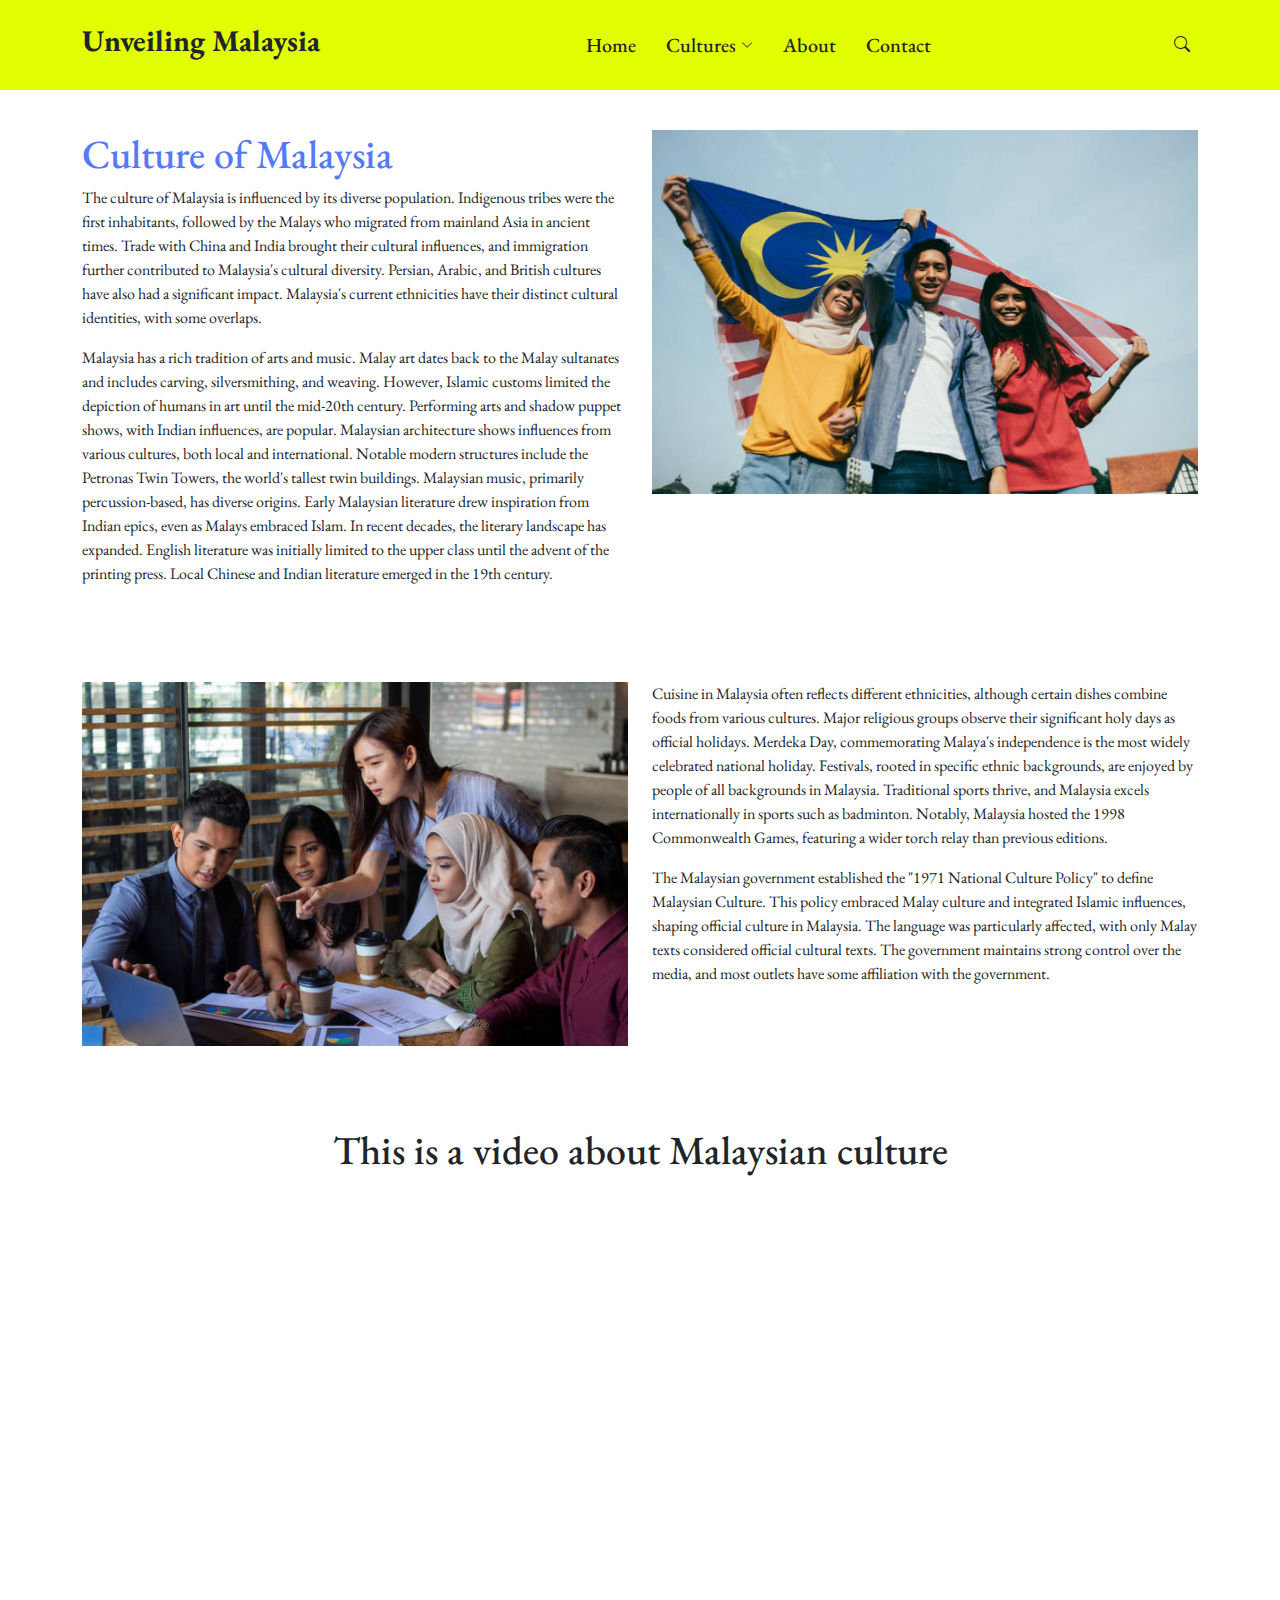
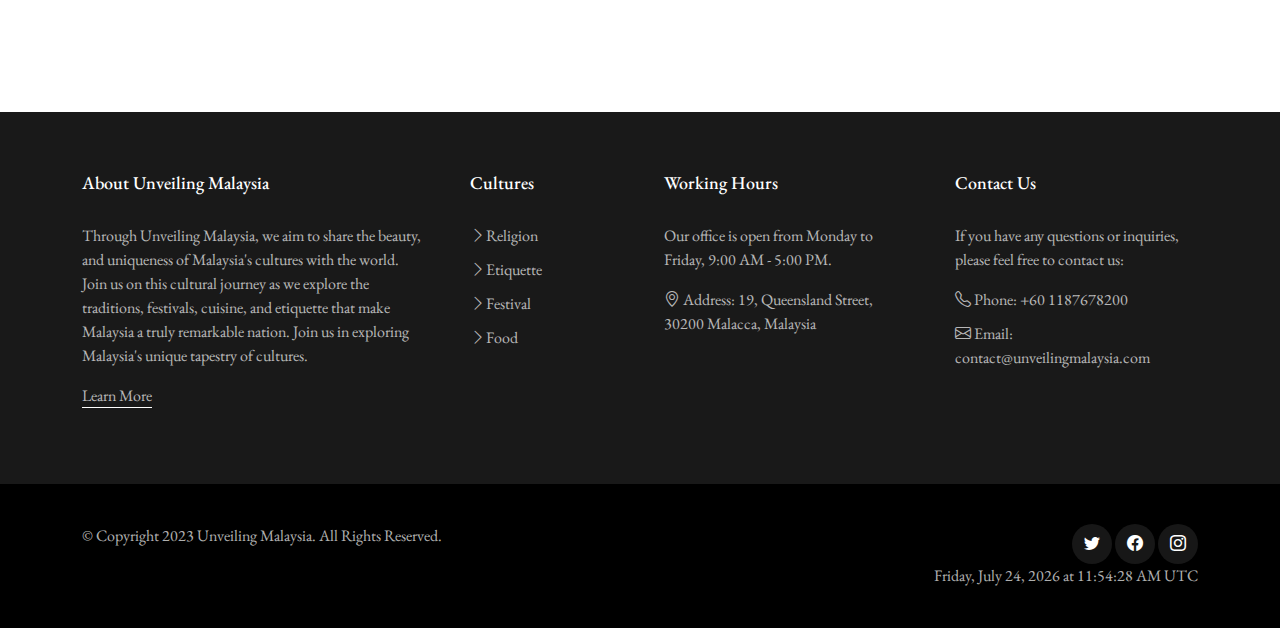
<file: culture.html>
<!DOCTYPE html>
<html lang="en">

<head>
  <meta charset="utf-8">
  <meta content="width=device-width, initial-scale=1.0" name="viewport">
  <title>Culture</title>
  <meta content="" name="description">
  <meta content="" name="keywords">

  <link href="https://cdnjs.cloudflare.com/ajax/libs/animate.css/4.1.1/animate.min.css" rel="stylesheet">

  <!-- Google Fonts -->
  <link rel="preconnect" href="https://fonts.googleapis.com">
  <link rel="preconnect" href="https://fonts.gstatic.com" crossorigin>
  <link
    href="https://fonts.googleapis.com/css2?family=EB+Garamond:wght@400;500&family=Inter:wght@400;500&family=Playfair+Display:ital,wght@0,400;0,700;1,400;1,700&display=swap"
    rel="stylesheet">
  <link rel="preconnect" href="https://fonts.googleapis.com">
  <link rel="preconnect" href="https://fonts.gstatic.com" crossorigin>
  <link href="https://fonts.googleapis.com/css2?family=Acme&family=Galada&display=swap" rel="stylesheet">
  <!-- Vendor CSS Files -->
  <link href="assets/vendor/bootstrap/css/bootstrap.min.css" rel="stylesheet">
  <link href="assets/vendor/bootstrap-icons/bootstrap-icons.css" rel="stylesheet">
  <link href="assets/vendor/swiper/swiper-bundle.min.css" rel="stylesheet">
  <link href="assets/vendor/glightbox/css/glightbox.min.css" rel="stylesheet">
  <link href="assets/vendor/aos/aos.css" rel="stylesheet">

  <!-- Template Main CSS Files -->
  <link href="assets/css/variables.css" rel="stylesheet">
  <link href="assets/css/main.css" rel="stylesheet">

</head>


<body>

  <!-- ======= Header ======= -->
  <header id="header" class="header d-flex align-items-center fixed-top">
    <div class="container-fluid container-xl d-flex align-items-center justify-content-between">

      <a href="index.html" class="logo d-flex align-items-center">
        <!-- Uncomment the line below if you also wish to use an image logo -->
        <!-- <img src="assets/img/logo.png" alt=""> -->
        <h1>Unveiling Malaysia</h1>
      </a>

      <nav id="navbar" class="navbar">
        <ul>
          <li><a href="index.html">Home</a></li>
          <li class="dropdown">
            <a href="culture.html">
              <span>Cultures</span> <i class="bi bi-chevron-down dropdown-indicator"></i>
            </a>
            <ul>
              <li class="dropdown">
                <a href="etiquette.html">
                  <span>Etiquette</span> <i class="bi bi-chevron-down dropdown-indicator"></i>
                </a>
                <ul>
                  <li><a href="basic_etiquette.html">Basic Etiquette</a></li>
                  <li><a href="giftgiving.html">Gift Giving</a></li>
                  <li><a href="visiting.html">Visiting</a></li>
                  <li><a href="dining.html">Dining</a></li>
                </ul>
              </li>
              <li><a href="religious.html">Religion</a></li>
              <li><a href="festivals.html">Festival</a></li>
              <li><a href="food.html">Food</a></li>
            </ul>
          </li>
          <li><a href="about.html">About</a></li>
          <li><a href="contact.html">Contact</a></li>
        </ul>
      </nav>

      <div class="position-relative">


        <a href="#" class="mx-2 js-search-open"><span class="bi-search"></span></a>
        <i class="bi bi-list mobile-nav-toggle"></i>

        <!-- ======= Search Form ======= -->
        <div class="search-form-wrap js-search-form-wrap">
          <form action="search-result.html" class="search-form">
            <span class="icon bi-search"></span>
            <input type="text" placeholder="Search" class="form-control">
            <button class="btn js-search-close"><span class="bi-x"></span></button>
          </form>
        </div><!-- End Search Form -->

      </div>

    </div>

  </header><!-- End Header -->


  <main id="main">
    <div class="centered-culture-section">
      <section>
        <div class="culture_section layout_padding">
          <div class="container">
            <div class="row">
              <div class="col-sm-6 culture_main animate__animated animate__fadeInLeft">
                <h1 class="culture_text"><span style="color: #5679f7;">Culture of Malaysia</span></h1>
                <p>The culture of Malaysia is influenced by its diverse population.
                  Indigenous tribes were the first inhabitants, followed by the Malays who migrated from mainland Asia
                  in ancient times.
                  Trade with China and India brought their cultural influences, and immigration further contributed to
                  Malaysia's cultural diversity.
                  Persian, Arabic, and British cultures have also had a significant impact.
                  Malaysia's current ethnicities have their distinct cultural identities, with some overlaps.
                </p>

                <p>

                  Malaysia has a rich tradition of arts and music.
                  Malay art dates back to the Malay sultanates and includes carving, silversmithing, and weaving.
                  However, Islamic customs limited the depiction of humans in art until the mid-20th century.
                  Performing arts and shadow puppet shows, with Indian influences, are popular.
                  Malaysian architecture shows influences from various cultures, both local and international.
                  Notable modern structures include the Petronas Twin Towers, the world's tallest twin buildings.
                  Malaysian music, primarily percussion-based, has diverse origins.
                  Early Malaysian literature drew inspiration from Indian epics, even as Malays embraced Islam.
                  In recent decades, the literary landscape has expanded.
                  English literature was initially limited to the upper class until the advent of the printing press.
                  Local Chinese and Indian literature emerged in the 19th century.

                </p>

              </div>

              <div class="col-sm-6 animate__animated animate__fadeInLeft">
                <img src="assets/img/culture 1.jpg" class="img-fluid" alt="Culture Image">
              </div>

              <p>
                &nbsp;&nbsp;&nbsp;&nbsp;&nbsp;
              </p>

              <p>
                &nbsp;&nbsp;&nbsp;&nbsp;&nbsp;
              </p>

              <div class="col-sm-6 animate__animated animate__fadeInLeft">
                <img src="assets/img/culture 2.jpg" class="img-fluid" alt="Culture Image">
              </div>

              <div class="col-sm-6 culture_main animate__animated animate__fadeInLeft">
                <p>
                  Cuisine in Malaysia often reflects different ethnicities, although certain dishes combine foods from
                  various cultures.
                  Major religious groups observe their significant holy days as official holidays.
                  Merdeka Day, commemorating Malaya's independence is the most widely celebrated national holiday.
                  Festivals, rooted in specific ethnic backgrounds, are enjoyed by people of all backgrounds in
                  Malaysia.
                  Traditional sports thrive, and Malaysia excels internationally in sports such as badminton.
                  Notably, Malaysia hosted the 1998 Commonwealth Games, featuring a wider torch relay than previous
                  editions.
                </p>

                <p>
                  The Malaysian government established the "1971 National Culture Policy" to define Malaysian Culture.
                  This policy embraced Malay culture and integrated Islamic influences, shaping official culture in
                  Malaysia.
                  The language was particularly affected, with only Malay texts considered official cultural texts.
                  The government maintains strong control over the media, and most outlets have some affiliation with
                  the government.
                </p>
              </div>

              <p>
                &nbsp;&nbsp;&nbsp;&nbsp;&nbsp;
              </p>

              <p>
                &nbsp;&nbsp;&nbsp;&nbsp;&nbsp;
              </p>

              <!-- Add a centered text div above the video -->
              <div class="col-12 text-center animate__animated animate__fadeInLeft">
                <h1>This is a video about Malaysian culture</h1>
              </div>

              <p>
                &nbsp;&nbsp;&nbsp;&nbsp;&nbsp;
              </p>

              <iframe width="300" height="450" src="https://www.youtube.com/embed/JHQNLN_tK1k" frameborder="0"
                allowfullscreen></iframe>

            </div>
          </div>
      </section>
    </div>
  </main><!-- End #main -->



  <!-- ======= Footer ======= -->
  <footer id="footer" class="footer">
    <div class="footer-content">
      <div class="container">
        <div class="row g-5">
          <div class="col-lg-4">
            <h3 class="footer-heading">About Unveiling Malaysia</h3>
            <p>Through Unveiling Malaysia, we aim to share the beauty,
              and uniqueness of Malaysia's cultures with the world. Join us on this cultural journey as we
              explore the traditions,
              festivals, cuisine, and etiquette that make Malaysia a truly remarkable nation. Join us in
              exploring Malaysia's unique tapestry of cultures.</p>
            <p><a href="about.html" class="footer-link-more">Learn More</a></p>
          </div>
          <div class="col-6 col-lg-2">
            <h3 class="footer-heading">Cultures</h3>
            <ul class="footer-links list-unstyled">
              <li><a href="religious.html"><i class="bi bi-chevron-right"></i>Religion</a></li>
              <li><a href="etiquette.html"><i class="bi bi-chevron-right"></i>Etiquette</a></li>
              <li><a href="festivals"><i class="bi bi-chevron-right"></i>Festival</a></li>
              <li><a href="food.html"><i class="bi bi-chevron-right"></i>Food</a></li>
            </ul>
          </div>
          <div class="col-lg-3">
            <h3 class="footer-heading">Working Hours</h3>
            <p>Our office is open from Monday to Friday, 9:00 AM - 5:00 PM.</p>
            <ul class="footer-links list-unstyled">
              <li><i class="bi bi-geo-alt"></i> Address: 19, Queensland Street, 30200 Malacca, Malaysia
              </li>
            </ul>
          </div>
          <div class="col-lg-3">
            <h3 class="footer-heading">Contact Us</h3>
            <p>If you have any questions or inquiries, please feel free to contact us:</p>
            <ul class="footer-links list-unstyled">
              <li><i class="bi bi-telephone"></i> Phone: +60 1187678200</li>
              <li><i class="bi bi-envelope"></i> Email: contact@unveilingmalaysia.com</li>
            </ul>
          </div>

        </div>
      </div>
    </div>
    <div class="footer-legal">
      <div class="container">
        <div class="row justify-content-between">
          <div class="col-md-6 text-center text-md-start mb-3 mb-md-0">
            <div class="copyright">
              © Copyright 2023 <strong><span>Unveiling Malaysia</span></strong>. All Rights Reserved.
            </div>
          </div>
          <!-- Add a section for displaying the date and time -->
          <div class="col-md-6">
            <div class="social-links mb-3 mb-lg-0 text-center text-md-end">
              <a href="#" class="twitter"><i class="bi bi-twitter"></i></a>
              <a href="#" class="facebook"><i class="bi bi-facebook"></i></a>
              <a href="#" class="instagram"><i class="bi bi-instagram"></i></a>
            </div>
            <!-- Display the date and time -->
            <p id="datetime" class="mb-0 text-center text-md-end"></p>
          </div>
        </div>
      </div>
    </div>
  </footer>

  <!-- JavaScript to display the date and time in the footer -->
  <script>
    function displayDateTime() {
      const dateTimeElement = document.getElementById('datetime');
      const options = {
        weekday: 'long',
        year: 'numeric',
        month: 'long',
        day: 'numeric',
        hour: 'numeric',
        minute: 'numeric',
        second: 'numeric',
        timeZoneName: 'short'
      };
      const currentDateTime = new Date().toLocaleDateString('en-US', options);
      dateTimeElement.textContent = currentDateTime;
    }
    // Call the function to display date and time
    displayDateTime();
  </script>

  <a href="#" class="scroll-top d-flex align-items-center justify-content-center"><i
      class="bi bi-arrow-up-short"></i></a>

  <!-- Vendor JS Files -->
  <script src="assets/vendor/bootstrap/js/bootstrap.bundle.min.js"></script>
  <script src="assets/vendor/swiper/swiper-bundle.min.js"></script>
  <script src="assets/vendor/glightbox/js/glightbox.min.js"></script>
  <script src="assets/vendor/aos/aos.js"></script>
  <script src="assets/vendor/php-email-form/validate.js"></script>

  <!-- Template Main JS File -->
  <script src="assets/js/main.js"></script>

  <!-- Add this script just before the closing </body> tag -->
  <script>
    // Function to set a cookie with a name, value, and expiration date (in days)
    function setCookie(name, value, days) {
      const date = new Date();
      date.setTime(date.getTime() + days * 24 * 60 * 60 * 1000);
      const expires = "expires=" + date.toUTCString();
      document.cookie = name + "=" + value + ";" + expires + ";path=/";
    }

    // Function to get the value of a cookie by name
    function getCookie(name) {
      const decodedCookie = decodeURIComponent(document.cookie);
      const cookieArray = decodedCookie.split(";");
      for (let i = 0; i < cookieArray.length; i++) {
        const cookie = cookieArray[i].trim();
        if (cookie.indexOf(name + "=") === 0) {
          return cookie.substring(name.length + 1);
        }
      }
      return "";
    }

    // Function to set an item in local storage
    function setLocalStorage(key, value) {
      localStorage.setItem(key, value);
    }

    // Function to get an item from local storage
    function getLocalStorage(key) {
      return localStorage.getItem(key);
    }

    // Function to set an item in session storage
    function setSessionStorage(key, value) {
      sessionStorage.setItem(key, value);
    }

    // Function to get an item from session storage
    function getSessionStorage(key) {
      return sessionStorage.getItem(key);
    }

    // Example usage:
    setCookie("visitedBefore", "true", 30); // Set a cookie named "visitedBefore" with the value "true" that expires in 30 days
    setLocalStorage("username", "John"); // Set an item in local storage
    setSessionStorage("sessionKey", "sessionValue"); // Set an item in session storage
  </script>


</body>

</html>
</file>
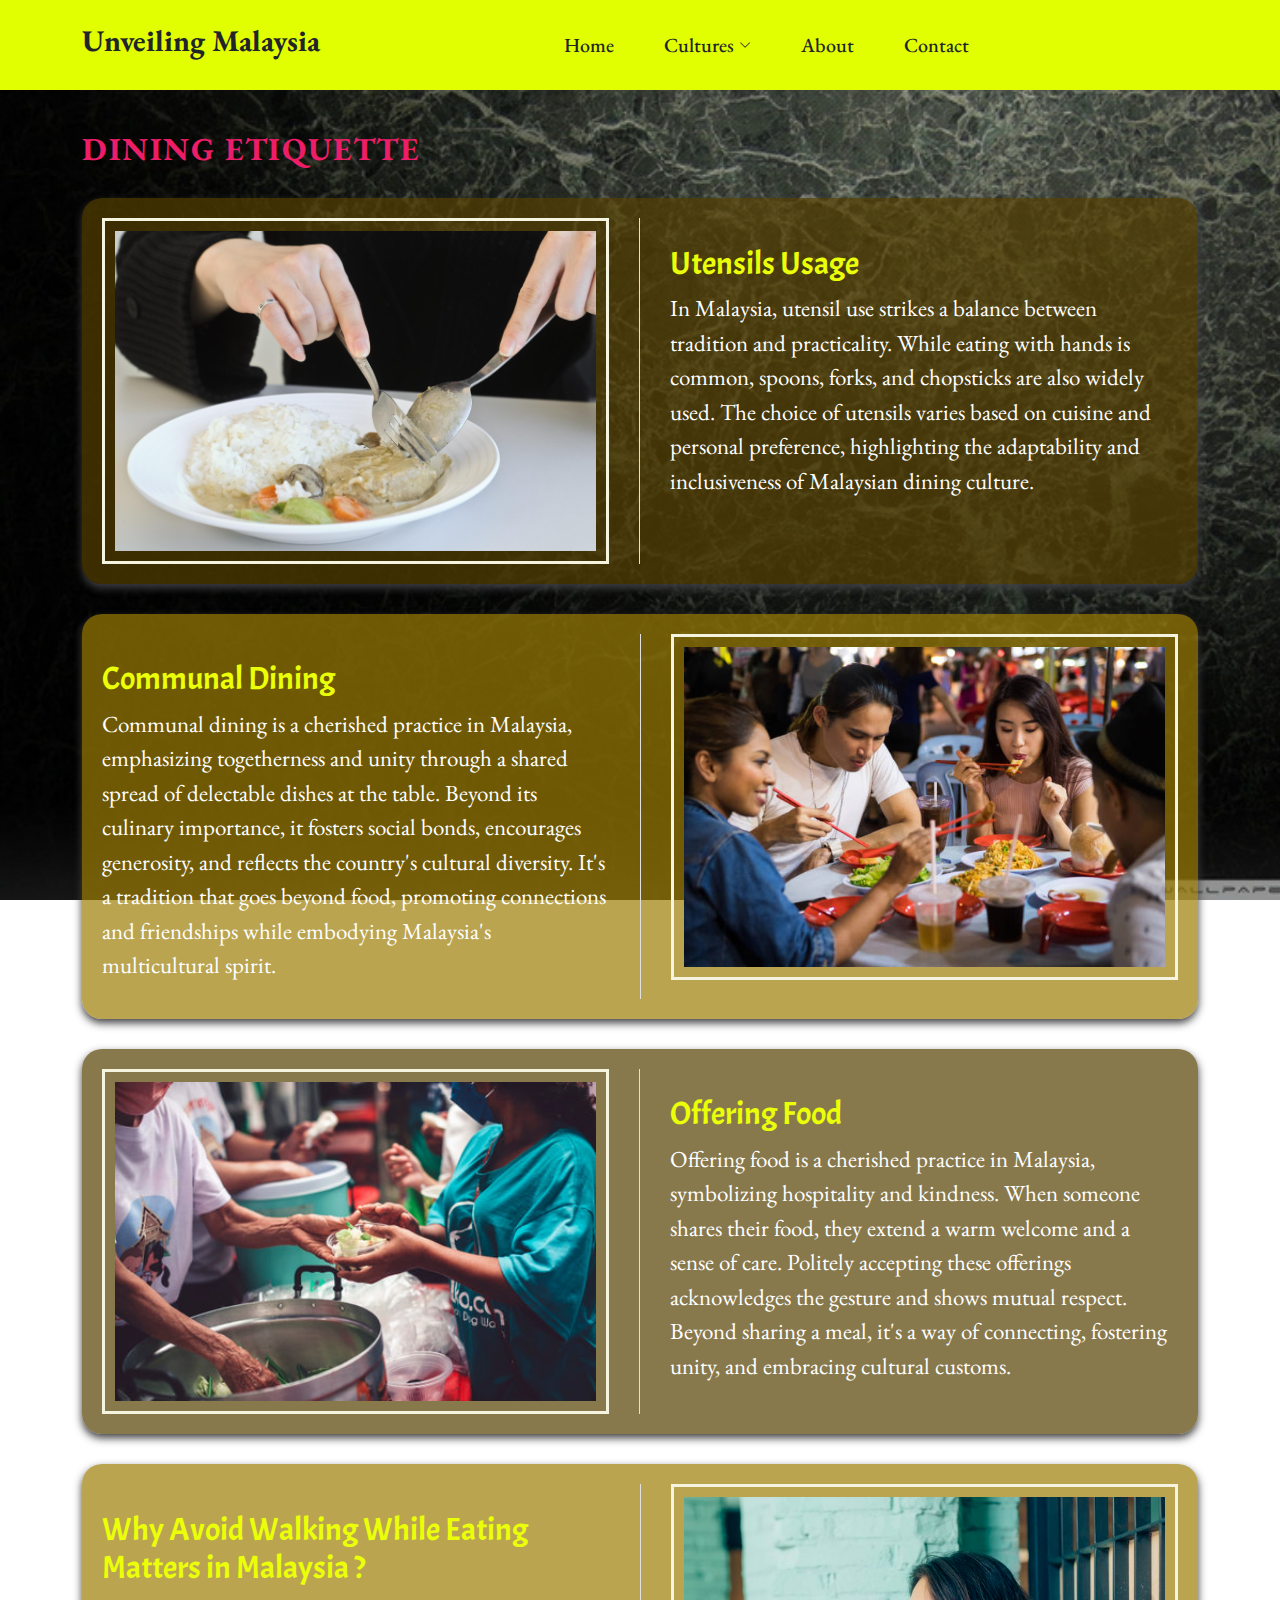
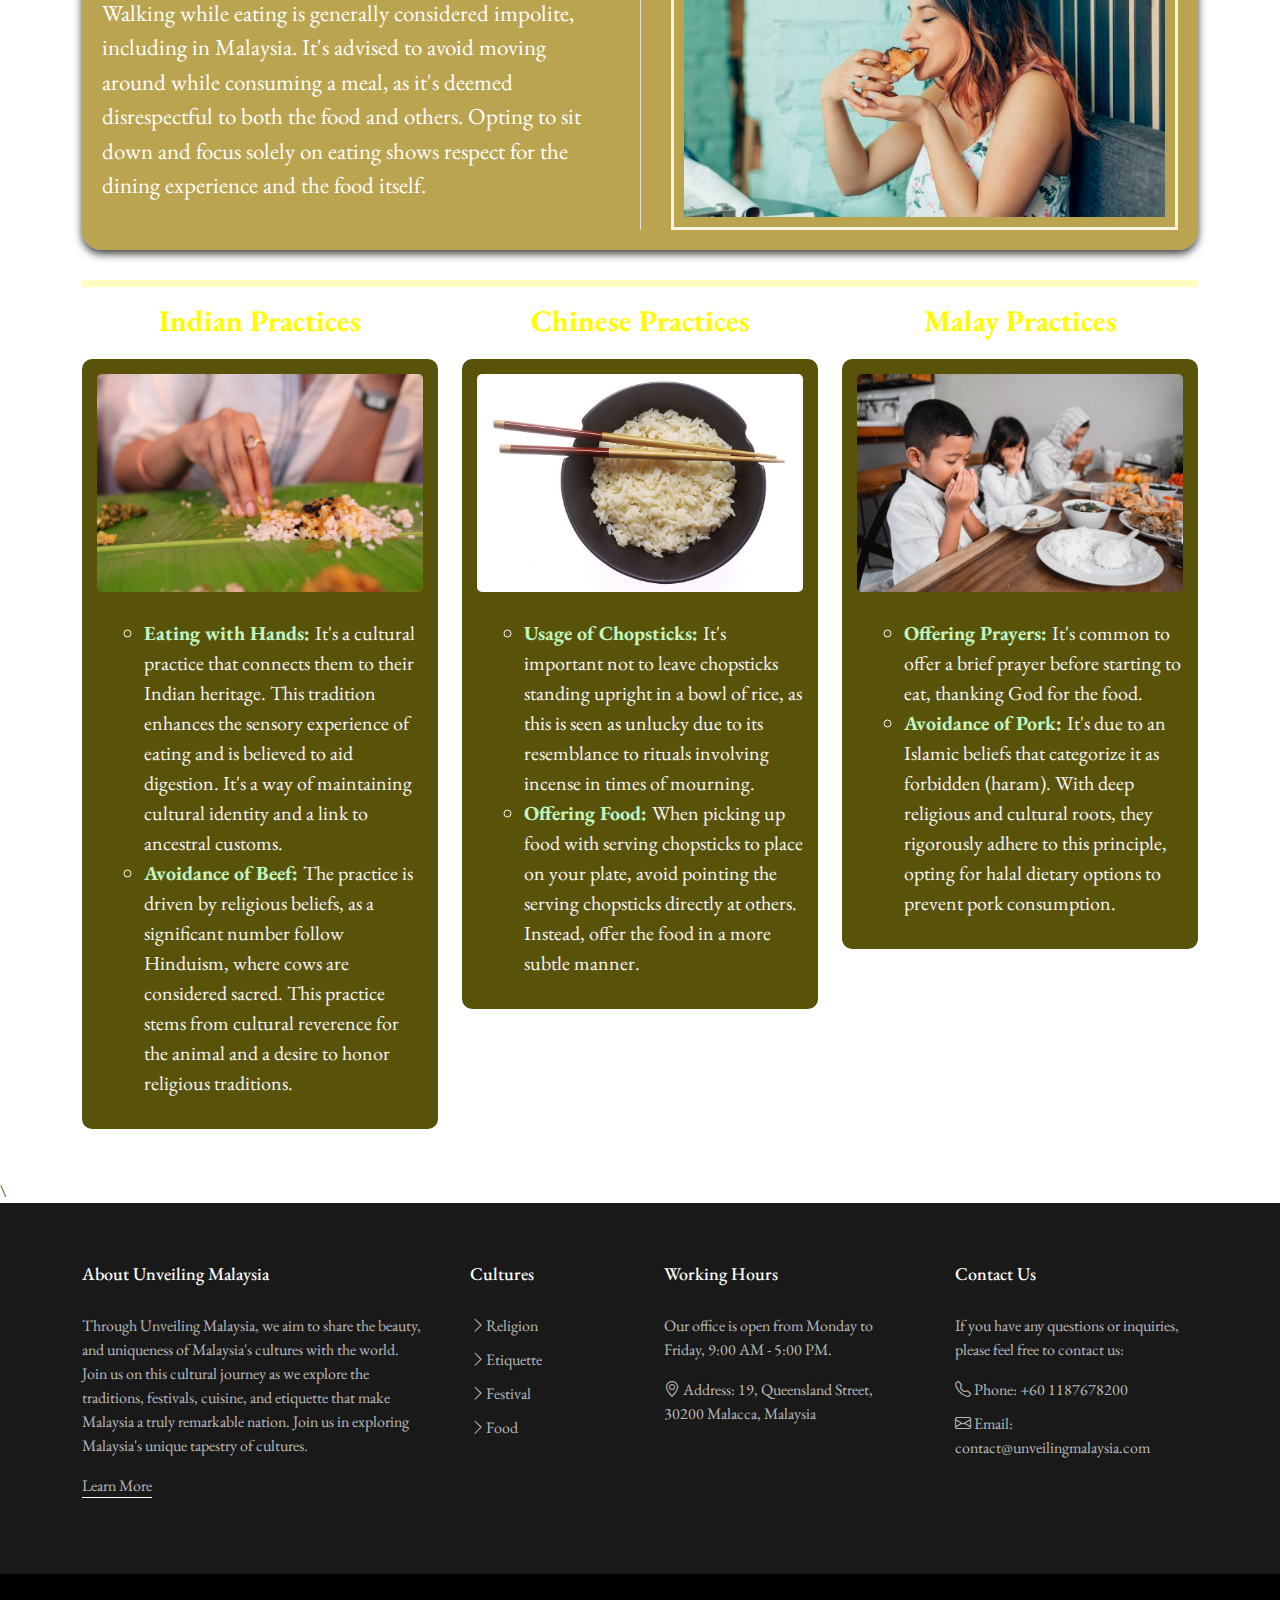
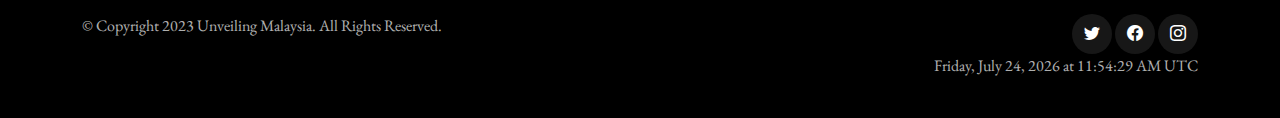
<file: dining.html>
<!DOCTYPE html>
<html lang="en">

<head>
    <meta charset="utf-8">
    <meta content="width=device-width, initial-scale=1.0" name="viewport">
    <title>Etiquette</title>
    <meta content="" name="description">
    <meta content="" name="keywords">


    <!-- Google Fonts -->
    <link rel="preconnect" href="https://fonts.googleapis.com">
    <link rel="preconnect" href="https://fonts.gstatic.com" crossorigin>
    <link
        href="https://fonts.googleapis.com/css2?family=EB+Garamond:wght@400;500&family=Inter:wght@400;500&family=Playfair+Display:ital,wght@0,400;0,700;1,400;1,700&display=swap"
        rel="stylesheet">
    <link rel="preconnect" href="https://fonts.googleapis.com">
    <link rel="preconnect" href="https://fonts.gstatic.com" crossorigin>
    <link href="https://fonts.googleapis.com/css2?family=Acme&family=Galada&display=swap" rel="stylesheet">
    <!-- Vendor CSS Files -->
    <link href="assets/vendor/bootstrap/css/bootstrap.min.css" rel="stylesheet">
    <link href="assets/vendor/bootstrap-icons/bootstrap-icons.css" rel="stylesheet">
    <link href="assets/vendor/swiper/swiper-bundle.min.css" rel="stylesheet">
    <link href="assets/vendor/glightbox/css/glightbox.min.css" rel="stylesheet">
    <link href="assets/vendor/aos/aos.css" rel="stylesheet">

    <!-- Template Main CSS Files -->
    <link href="assets/css/variables.css" rel="stylesheet">
    <link href="assets/css/main.css" rel="stylesheet">

</head>
<style>
    /* Style for the column cards */
    .column-card {
        padding: 15px;
        border-radius: 10px;
        margin-bottom: 10px;
        color: rgb(255, 255, 255);
        cursor: pointer;
        transition: background-color 0.3s, transform 0.3s;
    }

    /* Hover effect */
    .column-card:hover {
        background-color: #10f808;
        transform: translateY(-5px);
    }

    /* Style for the column titles */
    .column-title {
        font-size: 25px;
        margin-bottom: 20px;
    }

    /* Style for the column images */
    .column-image {
        width: 100%;
        height: auto;
        border-radius: 5px;
        margin-bottom: 10px;
    }

    /* Style for the column content */
    .column-content {
        font-size: 15px;
    }

    body {
        background-image: url('assets/img/EatingBG.jpg');
        /* Adjust the path to your image file */
        background-size: cover;
        /* Cover the entire viewport */
        background-attachment: fixed;
        /* Fixed background position */
        background-repeat: no-repeat;
        /* No repeating of the image */
    }

    .bi-search {
        display: none;
    }

    #navbar {
        text-align: center;
    }

    #navbar ul {
        list-style: none;
        padding: 0;
    }

    #navbar ul li {
        display: inline-block;
        margin-right: 20px;
        /* Adjust this value as needed for spacing */
    }

    #navbar ul li:last-child {
        margin-right: 0;
    }
</style>

<body>
    <!--LOADER ANIMATION-->
    <div class="loader"></div>
    <!-- ======= Header ======= -->
    <header id="header" class="header d-flex align-items-center fixed-top">
        <div class="container-fluid container-xl d-flex align-items-center justify-content-between">

            <a href="index.html" class="logo d-flex align-items-center">
                <!-- Uncomment the line below if you also wish to use an image logo -->
                <!-- <img src="assets/img/logo.png" alt=""> -->
                <h1>Unveiling Malaysia</h1>
            </a>

            <nav id="navbar" class="navbar">
                <ul>
                    <li><a href="index.html">Home</a></li>
                    <li class="dropdown">
                        <a href="culture.html">
                            <span>Cultures</span> <i class="bi bi-chevron-down dropdown-indicator"></i>
                        </a>
                        <ul>
                            <li class="dropdown">
                                <a href="etiquette.html">
                                    <span>Etiquette</span> <i class="bi bi-chevron-down dropdown-indicator"></i>
                                </a>
                                <ul>
                                    <li><a href="basic_etiquette.html">Basic Etiquette</a></li>
                                    <li><a href="giftgiving.html">Gift Giving</a></li>
                                    <li><a href="visiting.html">Visiting</a></li>
                                    <li><a href="dining.html">Dining</a></li>
                                </ul>
                            </li>
                            <li><a href="religious.html">Religion</a></li>
                            <li><a href="festivals.html">Festival</a></li>
                            <li><a href="food.html">Food</a></li>
                        </ul>
                    </li>
                    <li><a href="about.html">About</a></li>
                    <li><a href="contact.html">Contact</a></li>
                </ul>
            </nav>

            <div class="position-relative">


                <a href="#" class="mx-2 js-search-open"><span class="bi-search"></span></a>
                <i class="bi bi-list mobile-nav-toggle"></i>

                <!-- ======= Search Form ======= -->
                <div class="search-form-wrap js-search-form-wrap">
                    <form action="search-result.html" class="search-form">
                        <span class="icon bi-search"></span>
                        <input type="text" placeholder="Search" class="form-control">
                        <button class="btn js-search-close"><span class="bi-x"></span></button>
                    </form>
                </div><!-- End Search Form -->

            </div>

        </div>

    </header><!-- End Header -->

    <main id="main">
        <section>
            <div class="container">
                <div class="row">
                    <div class="col-md-15" data-aos="fade-up">
                        <h3 class="category-title" style="font-size: 32px; color: #ED1D68;">Dining Etiquette</h3>


                        <div class="d-md-flex post-entry-2 half"
                            style="background-color: rgba(85, 64, 2,0.7); padding: 20px; border-radius: 20px; box-shadow: 0px 4px 8px rgb(63, 63, 66);">
                            <div style="width: 50%; border-right: 1px solid #e0e0e0; padding-right: 30px;">
                                <div id="carouselExampleSlidesOnly" class="carousel slide" data-bs-ride="carousel">
                                    <div class="carousel-inner">
                                        <div class="carousel-item active">
                                            <div style="border: 3px solid #f5f4e0; padding: 10px;">
                                                <img src="assets/img/E1.jpeg" class="d-block w-100"
                                                    alt="Eat by using fork and spoon">
                                            </div>
                                        </div>
                                        <div class="carousel-item">
                                            <div style="border: 3px solid #f5f4e0; padding: 10px;">
                                                <img src="assets/img/E2.jpg" class="d-block w-100"
                                                    alt="Use hand to eat">
                                            </div>
                                        </div>
                                    </div>
                                </div>
                            </div>

                            <div style="width: 50%; padding-left: 30px;">
                                <div class="post-meta"><span class="mx-1"></span></div>
                                <h3
                                    style="font-family: 'Acme', sans-serif,'Galada', cursive; color: #eaff08; font-size: 32px;">
                                    Utensils Usage</h3>
                                <p style="font-size: 23px; color: #ffffff;">
                                    In Malaysia, utensil use strikes a balance between tradition and practicality. While
                                    eating with hands is common, spoons,
                                    forks, and chopsticks are also widely used. The choice of utensils varies based on
                                    cuisine and
                                    personal preference, highlighting the adaptability and inclusiveness of Malaysian
                                    dining culture.
                                </p>
                            </div>
                        </div>


                        <div class="d-md-flex post-entry-2 half"
                            style="background-color: rgba(157, 126, 5,0.7); padding: 20px; border-radius: 20px; box-shadow: 0px 4px 8px rgb(63, 63, 66)">
                            <div style="width: 50%; padding-right: 30px;">
                                <div class="post-meta"><span class="mx-1"></span></div>
                                <h3
                                    style="font-family: 'Acme', sans-serif,'Galada', cursive; color: #eaff08; font-size: 32px;">
                                    Communal Dining</h3>
                                <p style="font-size: 23px; color: #ffffff;">
                                    Communal dining is a cherished practice in Malaysia, emphasizing togetherness and
                                    unity through a shared spread of delectable
                                    dishes at the table. Beyond its culinary importance, it fosters social bonds,
                                    encourages generosity, and
                                    reflects the country's cultural diversity. It's a tradition that goes beyond food,
                                    promoting connections
                                    and friendships while embodying Malaysia's multicultural spirit.
                                </p>
                            </div>

                            <div style="width: 50%; border-left: 1px solid #e0e0e0; padding-left: 30px;">
                                <div id="carouselExampleSlidesOnly" class="carousel slide" data-bs-ride="carousel">
                                    <div class="carousel-inner">
                                        <div class="carousel-item active">
                                            <div style="border: 3px solid #f5f4e0; padding: 10px;">
                                                <img src="assets/img/E3.jpg" class="d-block w-100" alt="Eat together">
                                            </div>
                                        </div>
                                        <div class="carousel-item">
                                            <div style="border: 3px solid #f5f4e0; padding: 10px;">
                                                <img src="assets/img/E4.jpg" class="d-block w-100" alt="Share food">
                                            </div>
                                        </div>
                                    </div>
                                </div>
                            </div>
                        </div>
                        <div class="d-md-flex post-entry-2 half"
                            style="background-color: rgba(85, 64, 2,0.7); padding: 20px; border-radius: 20px; box-shadow: 0px 4px 8px rgb(63, 63, 66);">
                            <div style="width: 50%; border-right: 1px solid #e0e0e0; padding-right: 30px;">
                                <div id="carouselExampleSlidesOnly" class="carousel slide" data-bs-ride="carousel">
                                    <div class="carousel-inner">
                                        <div class="carousel-item active">
                                            <div style="border: 3px solid #f5f4e0; padding: 10px;">
                                                <img src="assets/img/E5.jpg" class="d-block w-100" alt="Offer food">
                                            </div>
                                        </div>
                                        <div class="carousel-item">
                                            <div style="border: 3px solid #f5f4e0; padding: 10px;">
                                                <img src="assets/img/E6.jpg" class="d-block w-100" alt="Offer food">
                                            </div>
                                        </div>
                                    </div>
                                </div>
                            </div>

                            <div style="width: 50%; padding-left: 30px;">
                                <div class="post-meta"><span class="mx-1"></span></div>
                                <h3
                                    style="font-family: 'Acme', sans-serif,'Galada', cursive; color: #eaff08; font-size: 32px;">
                                    Offering Food</h3>

                                <p style="font-size: 23px; color: #ffffff;">
                                    Offering food is a cherished practice in Malaysia, symbolizing hospitality and
                                    kindness. When someone shares their
                                    food, they extend a warm welcome and a sense of care. Politely accepting these
                                    offerings acknowledges the
                                    gesture and shows mutual respect. Beyond sharing a meal, it's a way of connecting,
                                    fostering unity, and
                                    embracing cultural customs.
                                </p>
                            </div>
                        </div>


                        <div class="d-md-flex post-entry-2 half"
                            style="background-color: rgba(157, 126, 5,0.7); padding: 20px; border-radius: 20px; box-shadow: 0px 4px 8px rgb(63, 63, 66);">
                            <div style="width: 50%; padding-right: 30px;">
                                <div class="post-meta"><span class="mx-1"></span></div>
                                <h3
                                    style="font-family: 'Acme', sans-serif,'Galada', cursive; color: #eaff08; font-size: 32px;">
                                    Why Avoid Walking While Eating Matters in Malaysia ?</h3>

                                <p style="font-size: 23px; color: #ffffff;">
                                    Walking while eating is generally considered impolite, including in Malaysia. It's
                                    advised to avoid moving around
                                    while consuming a meal, as it's deemed disrespectful to both the food and others.
                                    Opting to sit down and
                                    focus solely on eating shows respect for the dining experience and the food itself.
                                </p>
                            </div>

                            <div style="width: 50%; border-left: 1px solid #e0e0e0; padding-left: 30px;">
                                <div id="carouselExampleSlidesOnly" class="carousel slide" data-bs-ride="carousel">
                                    <div class="carousel-inner">
                                        <div class="carousel-item active">
                                            <div style="border: 3px solid #f5f4e0; padding: 10px;">
                                                <img src="assets/img/E7.jpg" class="d-block w-100"
                                                    alt="Don't stand while eating">
                                            </div>
                                        </div>
                                        <div class="carousel-item">
                                            <div style="border: 3px solid #f5f4e0; padding: 10px;">
                                                <img src="assets/img/E8.jpg" class="d-block w-100"
                                                    alt="Sit while eating">
                                            </div>
                                        </div>
                                    </div>
                                </div>
                            </div>
                        </div>
                        <hr style="border-width: 7px; border-color: #fffb00;">

                        <!-- Inside the existing <div class="col-md-15" data-aos="fade-up"> element -->
                        <div class="row">
                            <!-- Column 1 -->
                            <div class="col-md-4">
                                <h4 style="color: #fffb00;font-size: 30px; font-weight: bold;"
                                    class="column-title text-center">Indian Practices</h4>
                                <div class="column-card" style="background-color: #585309;">
                                    <img src="assets/img/eat1.jpg" alt="Eating With Hands" class="column-image">
                                    <p class="column-content">
                                    <ul
                                        style="list-style-type: circle; margin-left: 15px; font-size: 20px; color: #f9f6f6;">
                                        <li><strong style="color:rgb(193, 246, 193)">Eating with Hands: </strong>It's a
                                            cultural practice that connects them to their Indian heritage. This
                                            tradition enhances the sensory experience of eating and is believed to aid
                                            digestion. It's a way of maintaining cultural identity and a link to
                                            ancestral customs.</li>
                                        <li><strong style="color:rgb(193, 246, 193)">Avoidance of Beef: </strong>The
                                            practice is driven by religious beliefs, as a significant number follow
                                            Hinduism, where cows are considered sacred. This practice stems from
                                            cultural reverence for the animal and a desire to honor religious
                                            traditions.</li>
                                    </ul>
                                    </p>
                                </div>
                            </div>

                            <!-- Column 2 -->
                            <div class="col-md-4">
                                <h4 style="color: #fffb00; font-size: 30px;font-weight: bold;"
                                    class="column-title text-center">Chinese Practices</h4>
                                <div class="column-card" style="background-color: #585309;">

                                    <img src="assets/img/eat2.jpg" alt="Hand Hygiene Image" class="column-image">
                                    <p class="column-content">
                                    <ul
                                        style="list-style-type: circle; margin-left: 15px; font-size: 20px; color: #f9f6f6;">
                                        <li><strong style="color:rgb(193, 246, 193)">Usage of Chopsticks: </strong>It's
                                            important not to leave chopsticks standing upright in a bowl of rice, as
                                            this is seen as unlucky due to its resemblance to rituals involving incense
                                            in times of mourning.</li>
                                        <li><strong style="color:rgb(193, 246, 193)">Offering Food: </strong>When
                                            picking up food with serving chopsticks to place on your plate, avoid
                                            pointing the serving chopsticks directly at others. Instead, offer the food
                                            in a more subtle manner.</li>
                                    </ul>
                                    </p>
                                </div>
                            </div>

                            <!-- Column 3 -->
                            <div class="col-md-4">
                                <h4 style="color: #fffb00;font-size: 30px; font-weight: bold;"
                                    class="column-title text-center">Malay Practices</h4>
                                <div class="column-card" style="background-color: #585309;">

                                    <img src="assets/img/eat3.jpg" alt="Ordering Etiquette Image" class="column-image">
                                    <p class="column-content">
                                    <ul
                                        style="list-style-type: circle; margin-left: 15px; font-size: 20px; color: #f9f6f6;">
                                        <li><strong style="color:rgb(193, 246, 193)">Offering Prayers: </strong>It's
                                            common to offer a brief prayer before starting to eat, thanking God for the
                                            food.</li>
                                        <li><strong style="color:rgb(193, 246, 193)">Avoidance of Pork: </strong>It's
                                            due to an Islamic beliefs that categorize it as forbidden (haram). With deep
                                            religious and cultural roots, they rigorously adhere to this principle,
                                            opting for halal dietary options to prevent pork consumption.</li>

                                    </ul>
                                    </p>
                                </div>
                            </div>
                        </div>





                    </div>
                </div>
        </section>
    </main><!-- End #main -->

    \ <!-- ======= Footer ======= -->
    <footer id="footer" class="footer">
        <div class="footer-content">
            <div class="container">
                <div class="row g-5">
                    <div class="col-lg-4">
                        <h3 class="footer-heading">About Unveiling Malaysia</h3>
                        <p>Through Unveiling Malaysia, we aim to share the beauty,
                            and uniqueness of Malaysia's cultures with the world. Join us on this cultural journey as we
                            explore the traditions,
                            festivals, cuisine, and etiquette that make Malaysia a truly remarkable nation. Join us in
                            exploring Malaysia's unique tapestry of cultures.</p>
                        <p><a href="about.html" class="footer-link-more">Learn More</a></p>
                    </div>
                    <div class="col-6 col-lg-2">
                        <h3 class="footer-heading">Cultures</h3>
                        <ul class="footer-links list-unstyled">
                            <li><a href="religious.html"><i class="bi bi-chevron-right"></i>Religion</a></li>
                            <li><a href="etiquette.html"><i class="bi bi-chevron-right"></i>Etiquette</a></li>
                            <li><a href="festivals"><i class="bi bi-chevron-right"></i>Festival</a></li>
                            <li><a href="food.html"><i class="bi bi-chevron-right"></i>Food</a></li>
                        </ul>
                    </div>
                    <div class="col-lg-3">
                        <h3 class="footer-heading">Working Hours</h3>
                        <p>Our office is open from Monday to Friday, 9:00 AM - 5:00 PM.</p>
                        <ul class="footer-links list-unstyled">
                            <li><i class="bi bi-geo-alt"></i> Address: 19, Queensland Street, 30200 Malacca, Malaysia
                            </li>
                        </ul>
                    </div>
                    <div class="col-lg-3">
                        <h3 class="footer-heading">Contact Us</h3>
                        <p>If you have any questions or inquiries, please feel free to contact us:</p>
                        <ul class="footer-links list-unstyled">
                            <li><i class="bi bi-telephone"></i> Phone: +60 1187678200</li>
                            <li><i class="bi bi-envelope"></i> Email: contact@unveilingmalaysia.com</li>
                        </ul>
                    </div>

                </div>
            </div>
        </div>
        <div class="footer-legal">
            <div class="container">
                <div class="row justify-content-between">
                    <div class="col-md-6 text-center text-md-start mb-3 mb-md-0">
                        <div class="copyright">
                            © Copyright 2023 <strong><span>Unveiling Malaysia</span></strong>. All Rights Reserved.
                        </div>
                    </div>
                    <!-- Add a section for displaying the date and time -->
                    <div class="col-md-6">
                        <div class="social-links mb-3 mb-lg-0 text-center text-md-end">
                            <a href="#" class="twitter"><i class="bi bi-twitter"></i></a>
                            <a href="#" class="facebook"><i class="bi bi-facebook"></i></a>
                            <a href="#" class="instagram"><i class="bi bi-instagram"></i></a>
                        </div>
                        <!-- Display the date and time -->
                        <p id="datetime" class="mb-0 text-center text-md-end"></p>
                    </div>
                </div>
            </div>
        </div>
    </footer>

    <!-- JavaScript to display the date and time in the footer -->
    <script>
        function displayDateTime() {
            const dateTimeElement = document.getElementById('datetime');
            const options = {
                weekday: 'long',
                year: 'numeric',
                month: 'long',
                day: 'numeric',
                hour: 'numeric',
                minute: 'numeric',
                second: 'numeric',
                timeZoneName: 'short'
            };
            const currentDateTime = new Date().toLocaleDateString('en-US', options);
            dateTimeElement.textContent = currentDateTime;
        }
        // Call the function to display date and time
        displayDateTime();
    </script>

    <a href="#" class="scroll-top d-flex align-items-center justify-content-center"><i
            class="bi bi-arrow-up-short"></i></a>

    <!-- Vendor JS Files -->
    <script src="assets/vendor/bootstrap/js/bootstrap.bundle.min.js"></script>
    <script src="assets/vendor/swiper/swiper-bundle.min.js"></script>
    <script src="assets/vendor/glightbox/js/glightbox.min.js"></script>
    <script src="assets/vendor/aos/aos.js"></script>
    <script src="assets/vendor/php-email-form/validate.js"></script>

    <!-- Template Main JS File -->
    <script src="assets/js/main.js"></script>

</body>

</html>
</file>
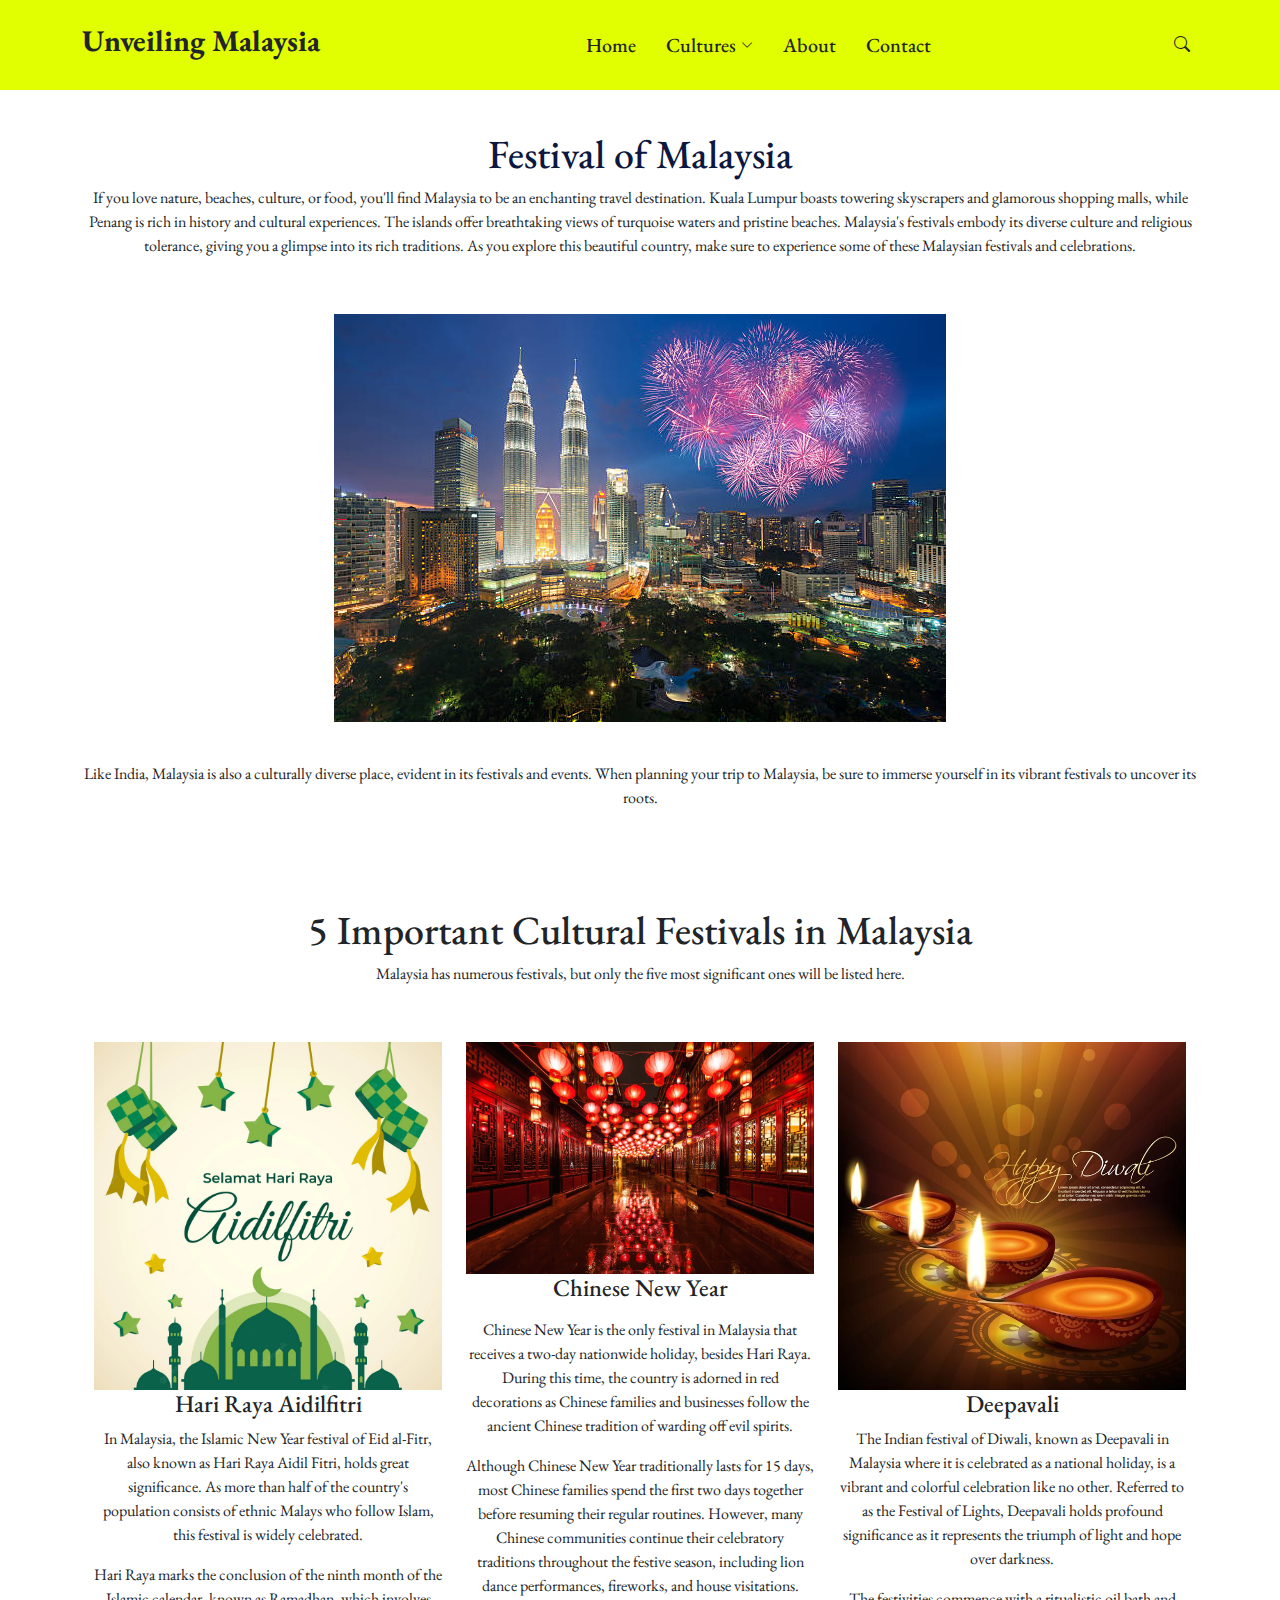
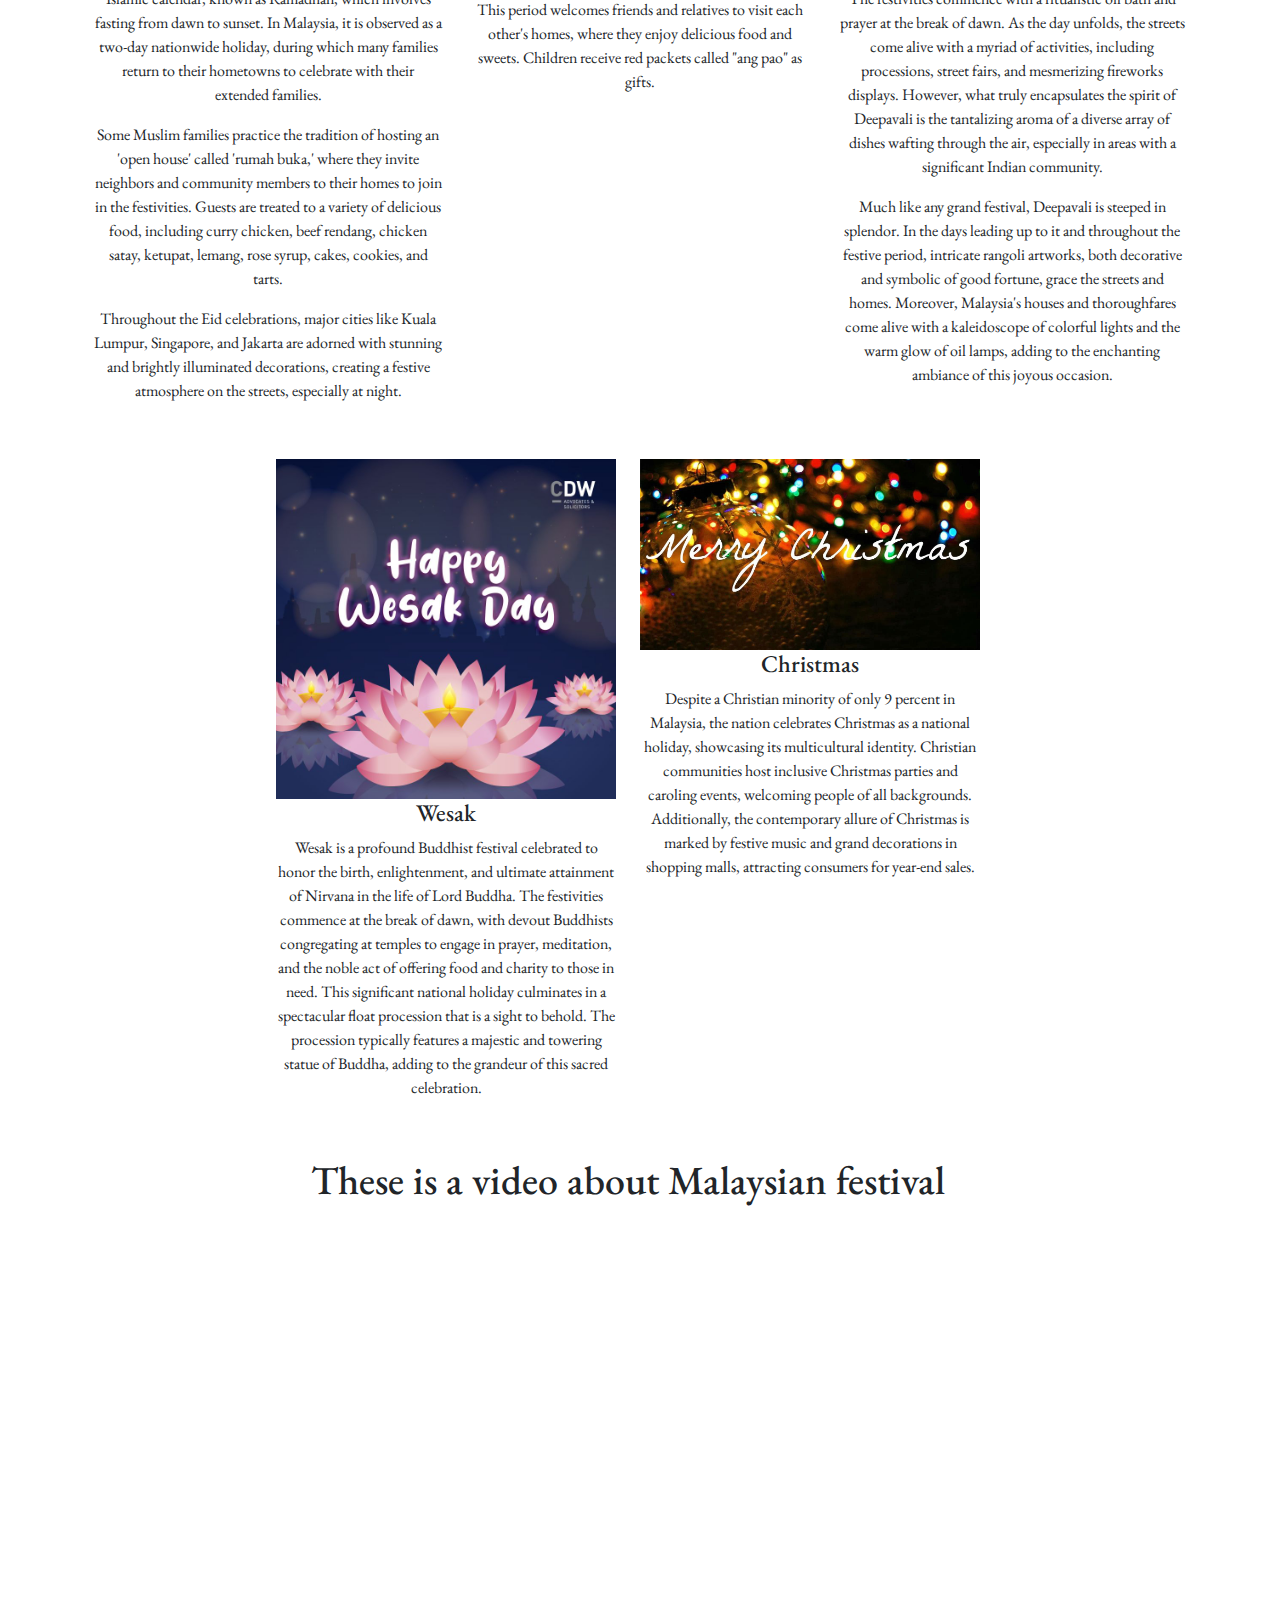
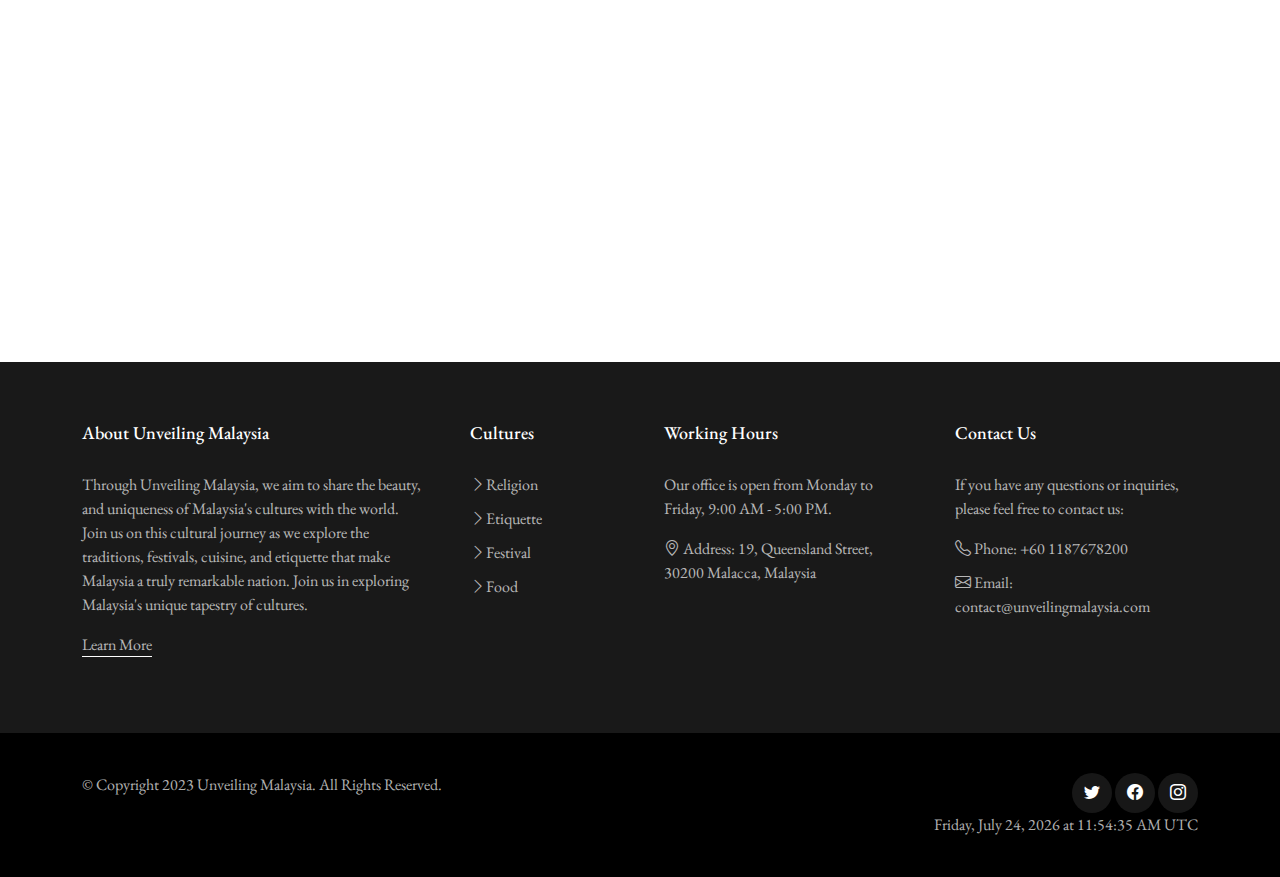
<file: festivals.html>
<!DOCTYPE html>
<html lang="en">

<head>
    <meta charset="utf-8">
    <meta content="width=device-width, initial-scale=1.0" name="viewport">
    <title>Festival</title>
    <meta content="" name="description">
    <meta content="" name="keywords">

    <link href="https://cdnjs.cloudflare.com/ajax/libs/animate.css/4.1.1/animate.min.css" rel="stylesheet">

    <!-- Google Fonts -->
    <link rel="preconnect" href="https://fonts.googleapis.com">
    <link rel="preconnect" href="https://fonts.gstatic.com" crossorigin>
    <link
        href="https://fonts.googleapis.com/css2?family=EB+Garamond:wght@400;500&family=Inter:wght@400;500&family=Playfair+Display:ital,wght@0,400;0,700;1,400;1,700&display=swap"
        rel="stylesheet">
    <link rel="preconnect" href="https://fonts.googleapis.com">
    <link rel="preconnect" href="https://fonts.gstatic.com" crossorigin>
    <link href="https://fonts.googleapis.com/css2?family=Acme&family=Galada&display=swap" rel="stylesheet">
    <!-- Vendor CSS Files -->
    <link href="assets/vendor/bootstrap/css/bootstrap.min.css" rel="stylesheet">
    <link href="assets/vendor/bootstrap-icons/bootstrap-icons.css" rel="stylesheet">
    <link href="assets/vendor/swiper/swiper-bundle.min.css" rel="stylesheet">
    <link href="assets/vendor/glightbox/css/glightbox.min.css" rel="stylesheet">
    <link href="assets/vendor/aos/aos.css" rel="stylesheet">

    <!-- Template Main CSS Files -->
    <link href="assets/css/variables.css" rel="stylesheet">
    <link href="assets/css/main.css" rel="stylesheet">

</head>


<body>

    <!-- ======= Header ======= -->
    <header id="header" class="header d-flex align-items-center fixed-top">
        <div class="container-fluid container-xl d-flex align-items-center justify-content-between">

            <a href="index.html" class="logo d-flex align-items-center">
                <!-- Uncomment the line below if you also wish to use an image logo -->
                <!-- <img src="assets/img/logo.png" alt=""> -->
                <h1>Unveiling Malaysia</h1>
            </a>

            <nav id="navbar" class="navbar">
                <ul>
                    <li><a href="index.html">Home</a></li>
                    <li class="dropdown">
                        <a href="culture.html">
                            <span>Cultures</span> <i class="bi bi-chevron-down dropdown-indicator"></i>
                        </a>
                        <ul>
                            <li class="dropdown">
                                <a href="etiquette.html">
                                    <span>Etiquette</span> <i class="bi bi-chevron-down dropdown-indicator"></i>
                                </a>
                                <ul>
                                    <li><a href="basic_etiquette.html">Basic Etiquette</a></li>
                                    <li><a href="giftgiving.html">Gift Giving</a></li>
                                    <li><a href="visiting.html">Visiting</a></li>
                                    <li><a href="dining.html">Dining</a></li>
                                </ul>
                            </li>
                            <li><a href="religious.html">Religion</a></li>
                            <li><a href="festivals.html">Festival</a></li>
                            <li><a href="food.html">Food</a></li>
                        </ul>
                    </li>
                    <li><a href="about.html">About</a></li>
                    <li><a href="contact.html">Contact</a></li>
                </ul>
            </nav>

            <div class="position-relative">


                <a href="#" class="mx-2 js-search-open"><span class="bi-search"></span></a>
                <i class="bi bi-list mobile-nav-toggle"></i>

                <!-- ======= Search Form ======= -->
                <div class="search-form-wrap js-search-form-wrap">
                    <form action="search-result.html" class="search-form">
                        <span class="icon bi-search"></span>
                        <input type="text" placeholder="Search" class="form-control">
                        <button class="btn js-search-close"><span class="bi-x"></span></button>
                    </form>
                </div><!-- End Search Form -->

            </div>

        </div>

    </header><!-- End Header -->


    <main id="main">
        <div class="centered-festival-section text-center">
            <section>
                <div class="festival_section layout_padding">
                    <div class="container">
                        <div class="row">
                            <div class="col-sm-12 festival_main animate__animated animate__fadeInLeft">
                                <div class="text-center"> <!-- Add this container -->
                                    <h1 class="festival_text"><span style="color: #0d1840;">Festival of Malaysia</span>
                                    </h1>
                                    <p>
                                        If you love nature, beaches, culture, or food, you'll find Malaysia to be an
                                        enchanting travel
                                        destination. Kuala Lumpur boasts towering skyscrapers and glamorous shopping
                                        malls,
                                        while Penang is rich in history and cultural experiences. The islands offer
                                        breathtaking
                                        views of turquoise waters and pristine beaches. Malaysia's festivals embody its
                                        diverse culture and religious tolerance, giving you a glimpse into its rich
                                        traditions.
                                        As you explore this beautiful country, make sure to experience some of these
                                        Malaysian
                                        festivals and celebrations.
                                    </p>

                                    <p>
                                        &nbsp;&nbsp;&nbsp;&nbsp;&nbsp;
                                    </p>

                                    <div class="col-sm-12 animate__animated animate__fadeInLeft">
                                        <img src="assets/img/festival 1.jpg" class="img-fluid" alt="festival Image">
                                    </div>


                                    <p>
                                        &nbsp;&nbsp;&nbsp;&nbsp;&nbsp;
                                    </p>

                                    <p>
                                        Like India, Malaysia is also a culturally diverse place, evident in its
                                        festivals and events.
                                        When planning your trip to Malaysia, be sure to immerse yourself in its vibrant
                                        festivals
                                        to uncover its roots.
                                    </p>
                                </div>
                            </div>
                        </div>

                        <p>
                            &nbsp;&nbsp;&nbsp;&nbsp;&nbsp;
                        </p>

                        <p>
                            &nbsp;&nbsp;&nbsp;&nbsp;&nbsp;
                        </p>

                        <div class="festival_section layout_padding">
                            <div class="container animate__animated animate__fadeInLeft">
                                <h1 class="festival_taital"><span class="festival_text"></span>5 Important Cultural
                                    Festivals in Malaysia</h1>
                                <p>
                                    Malaysia has numerous festivals, but only the five most significant ones will be
                                    listed here.
                                </p>

                                <p>
                                    &nbsp;&nbsp;&nbsp;&nbsp;&nbsp;
                                </p>

                                <div class="festival_section layout_padding">
                                    <div class="row">
                                        <div class="col-md-4 animate__animated animate__fadeInLeft">
                                            <div>
                                                <img src="assets/img/festival 2.jpg" class="img-fluid"
                                                    alt="festival Image">
                                            </div>
                                            <h4>Hari Raya Aidilfitri</h4>
                                            <p>
                                                In Malaysia, the Islamic New Year festival of Eid al-Fitr,
                                                also known as Hari Raya Aidil Fitri, holds great significance.
                                                As more than half of the country's population consists of ethnic Malays
                                                who
                                                follow Islam, this festival is widely celebrated.
                                            </p>

                                            <p>
                                                Hari Raya marks the conclusion of the ninth month of the Islamic
                                                calendar,
                                                known as Ramadhan, which involves fasting from dawn to sunset.
                                                In Malaysia, it is observed as a two-day nationwide holiday,
                                                during which many families return to their hometowns to celebrate with
                                                their extended families.
                                            </p>

                                            <p>
                                                Some Muslim families practice the tradition of hosting an
                                                'open house' called 'rumah buka,' where they invite neighbors and
                                                community members to their homes to join in the festivities.
                                                Guests are treated to a variety of delicious food, including
                                                curry chicken, beef rendang, chicken satay, ketupat, lemang,
                                                rose syrup, cakes, cookies, and tarts.
                                            </p>

                                            <p>
                                                Throughout the Eid celebrations, major cities like Kuala Lumpur,
                                                Singapore, and Jakarta are adorned with stunning and brightly
                                                illuminated decorations, creating a festive atmosphere on the
                                                streets, especially at night.
                                            </p>

                                        </div>

                                        <div class="col-md-4 animate__animated animate__fadeInLeft">

                                            <div>
                                                <img src="assets/img/festival 3.jpg" class="img-fluid"
                                                    alt="festival Image">
                                            </div>
                                            <h4>Chinese New Year</h4>
                                            <p>

                                            </p>
                                            Chinese New Year is the only festival in Malaysia that receives a two-day
                                            nationwide holiday,
                                            besides Hari Raya. During this time, the country is adorned in red
                                            decorations as Chinese
                                            families and businesses follow the ancient Chinese tradition of warding off
                                            evil spirits.
                                            <p>

                                            </p>
                                            Although Chinese New Year traditionally lasts for 15 days, most Chinese
                                            families spend the
                                            first two days together before resuming their regular routines. However,
                                            many Chinese
                                            communities continue their celebratory traditions throughout the festive
                                            season,
                                            including lion dance performances, fireworks, and house visitations.
                                            <p>
                                                This period welcomes friends and relatives to visit each other's homes,
                                                where
                                                they enjoy delicious food and sweets. Children receive red packets
                                                called "ang pao" as gifts.
                                            </p>

                                        </div>

                                        <div class="col-md-4 animate__animated animate__fadeInLeft">

                                            <div>
                                                <img src="assets/img/festival 4.jpg" class="img-fluid"
                                                    alt="festival Image">
                                            </div>
                                            <h4>Deepavali</h4>
                                            <p>
                                                The Indian festival of Diwali, known as Deepavali in Malaysia where it
                                                is celebrated
                                                as a national holiday, is a vibrant and colorful celebration like no
                                                other.
                                                Referred to as the Festival of Lights, Deepavali holds profound
                                                significance
                                                as it represents the triumph of light and hope over darkness.
                                            </p>

                                            <p>
                                                The festivities commence with a ritualistic oil bath and prayer at the
                                                break of dawn.
                                                As the day unfolds, the streets come alive with a myriad of activities,
                                                including
                                                processions, street fairs, and mesmerizing fireworks displays. However,
                                                what truly
                                                encapsulates the spirit of Deepavali is the tantalizing aroma of a
                                                diverse array of
                                                dishes wafting through the air, especially in areas with a significant
                                                Indian community.
                                            </p>

                                            <p>
                                                Much like any grand festival, Deepavali is steeped in splendor. In the
                                                days leading up
                                                to it and throughout the festive period, intricate rangoli artworks,
                                                both decorative
                                                and symbolic of good fortune, grace the streets and homes. Moreover,
                                                Malaysia's houses
                                                and thoroughfares come alive with a kaleidoscope of colorful lights and
                                                the warm glow
                                                of oil lamps, adding to the enchanting ambiance of this joyous occasion.
                                            </p>

                                        </div>

                                        <p>
                                            &nbsp;&nbsp;&nbsp;&nbsp;&nbsp;
                                        </p>

                                        <div class="row justify-content-center">
                                            <div class="col-md-4 animate__animated animate__fadeInLeft">

                                                <div>
                                                    <img src="assets/img/festival 5.jpg" class="img-fluid"
                                                        alt="festival Image">
                                                </div>
                                                <h4>Wesak</h4>

                                                <p>
                                                    Wesak is a profound Buddhist festival celebrated to honor the birth,
                                                    enlightenment, and ultimate attainment of Nirvana in the life of
                                                    Lord Buddha. The festivities commence at the break of dawn, with
                                                    devout Buddhists congregating at temples to engage in prayer,
                                                    meditation, and the noble act of offering food and charity to those
                                                    in need. This significant national holiday culminates in a
                                                    spectacular float procession that is a sight to behold. The
                                                    procession typically features a majestic and towering statue of
                                                    Buddha, adding to the grandeur of this sacred celebration.
                                                </p>

                                            </div>

                                            <div class="col-md-4 animate__animated animate__fadeInLeft">

                                                <div>
                                                    <img src="assets/img/festival 6.jpg" class="img-fluid"
                                                        alt="festival Image">
                                                </div>
                                                <h4>Christmas</h4>
                                                <p>
                                                    Despite a Christian minority of only 9 percent in Malaysia, the
                                                    nation celebrates Christmas as a national holiday, showcasing its
                                                    multicultural identity. Christian communities host inclusive
                                                    Christmas parties and caroling events, welcoming people of all
                                                    backgrounds. Additionally, the contemporary allure of Christmas is
                                                    marked by festive music and grand decorations in shopping malls,
                                                    attracting consumers for year-end sales.
                                                </p>

                                            </div>

                                            <p>
                                                &nbsp;&nbsp;&nbsp;&nbsp;&nbsp;
                                            </p>

                                            <div class="col-12 text-center animate__animated animate__fadeInLeft">
                                                <h1>These is a video about Malaysian festival</h1>
                                            </div>

                                            <p>
                                                &nbsp;&nbsp;&nbsp;&nbsp;&nbsp;
                                            </p>

                                            <iframe width="560" height="315"
                                                src="https://www.youtube.com/embed/dyVMSvIECoY" frameborder="0"
                                                allowfullscreen></iframe>

                                            <p>
                                                &nbsp;&nbsp;&nbsp;&nbsp;&nbsp;
                                            </p>

                                            <iframe width="560" height="315"
                                                src="https://www.youtube.com/embed/yGrauMh2sP0" frameborder="0"
                                                allowfullscreen></iframe>

                                        </div>
                                    </div>
                                </div>
                            </div>
                        </div>

                    </div>
                </div>
            </section>
        </div>
    </main>



    <!-- ======= Footer ======= -->
    <footer id="footer" class="footer">
        <div class="footer-content">
            <div class="container">
                <div class="row g-5">
                    <div class="col-lg-4">
                        <h3 class="footer-heading">About Unveiling Malaysia</h3>
                        <p>Through Unveiling Malaysia, we aim to share the beauty,
                            and uniqueness of Malaysia's cultures with the world. Join us on this cultural journey as we
                            explore the traditions,
                            festivals, cuisine, and etiquette that make Malaysia a truly remarkable nation. Join us in
                            exploring Malaysia's unique tapestry of cultures.</p>
                        <p><a href="about.html" class="footer-link-more">Learn More</a></p>
                    </div>
                    <div class="col-6 col-lg-2">
                        <h3 class="footer-heading">Cultures</h3>
                        <ul class="footer-links list-unstyled">
                            <li><a href="religious.html"><i class="bi bi-chevron-right"></i>Religion</a></li>
                            <li><a href="etiquette.html"><i class="bi bi-chevron-right"></i>Etiquette</a></li>
                            <li><a href="festivals"><i class="bi bi-chevron-right"></i>Festival</a></li>
                            <li><a href="food.html"><i class="bi bi-chevron-right"></i>Food</a></li>
                        </ul>
                    </div>
                    <div class="col-lg-3">
                        <h3 class="footer-heading">Working Hours</h3>
                        <p>Our office is open from Monday to Friday, 9:00 AM - 5:00 PM.</p>
                        <ul class="footer-links list-unstyled">
                            <li><i class="bi bi-geo-alt"></i> Address: 19, Queensland Street, 30200 Malacca, Malaysia
                            </li>
                        </ul>
                    </div>
                    <div class="col-lg-3">
                        <h3 class="footer-heading">Contact Us</h3>
                        <p>If you have any questions or inquiries, please feel free to contact us:</p>
                        <ul class="footer-links list-unstyled">
                            <li><i class="bi bi-telephone"></i> Phone: +60 1187678200</li>
                            <li><i class="bi bi-envelope"></i> Email: contact@unveilingmalaysia.com</li>
                        </ul>
                    </div>

                </div>
            </div>
        </div>
        <div class="footer-legal">
            <div class="container">
                <div class="row justify-content-between">
                    <div class="col-md-6 text-center text-md-start mb-3 mb-md-0">
                        <div class="copyright">
                            © Copyright 2023 <strong><span>Unveiling Malaysia</span></strong>. All Rights Reserved.
                        </div>
                    </div>
                    <!-- Add a section for displaying the date and time -->
                    <div class="col-md-6">
                        <div class="social-links mb-3 mb-lg-0 text-center text-md-end">
                            <a href="#" class="twitter"><i class="bi bi-twitter"></i></a>
                            <a href="#" class="facebook"><i class="bi bi-facebook"></i></a>
                            <a href="#" class="instagram"><i class="bi bi-instagram"></i></a>
                        </div>
                        <!-- Display the date and time -->
                        <p id="datetime" class="mb-0 text-center text-md-end"></p>
                    </div>
                </div>
            </div>
        </div>
    </footer>

    <!-- JavaScript to display the date and time in the footer -->
    <script>
        function displayDateTime() {
            const dateTimeElement = document.getElementById('datetime');
            const options = {
                weekday: 'long',
                year: 'numeric',
                month: 'long',
                day: 'numeric',
                hour: 'numeric',
                minute: 'numeric',
                second: 'numeric',
                timeZoneName: 'short'
            };
            const currentDateTime = new Date().toLocaleDateString('en-US', options);
            dateTimeElement.textContent = currentDateTime;
        }
        // Call the function to display date and time
        displayDateTime();
    </script>

    <a href="#" class="scroll-top d-flex align-items-center justify-content-center"><i
            class="bi bi-arrow-up-short"></i></a>

    <!-- Vendor JS Files -->
    <script src="assets/vendor/bootstrap/js/bootstrap.bundle.min.js"></script>
    <script src="assets/vendor/swiper/swiper-bundle.min.js"></script>
    <script src="assets/vendor/glightbox/js/glightbox.min.js"></script>
    <script src="assets/vendor/aos/aos.js"></script>
    <script src="assets/vendor/php-email-form/validate.js"></script>

    <!-- Template Main JS File -->
    <script src="assets/js/main.js"></script>

    <script>
        // Function to set a cookie with a name, value, and expiration date (in days)
        function setCookie(name, value, days) {
            const date = new Date();
            date.setTime(date.getTime() + days * 24 * 60 * 60 * 1000);
            const expires = "expires=" + date.toUTCString();
            document.cookie = name + "=" + value + ";" + expires + ";path=/";
        }

        // Function to get the value of a cookie by name
        function getCookie(name) {
            const decodedCookie = decodeURIComponent(document.cookie);
            const cookieArray = decodedCookie.split(";");
            for (let i = 0; i < cookieArray.length; i++) {
                const cookie = cookieArray[i].trim();
                if (cookie.indexOf(name + "=") === 0) {
                    return cookie.substring(name.length + 1);
                }
            }
            return "";
        }

        // Function to set an item in local storage
        function setLocalStorage(key, value) {
            localStorage.setItem(key, value);
        }

        // Function to get an item from local storage
        function getLocalStorage(key) {
            return localStorage.getItem(key);
        }

        // Function to set an item in session storage
        function setSessionStorage(key, value) {
            sessionStorage.setItem(key, value);
        }

        // Function to get an item from session storage
        function getSessionStorage(key) {
            return sessionStorage.getItem(key);
        }

        // Example usage:
        setCookie("visitedBefore", "true", 50); // Set a cookie named "visitedBefore" with the value "true" that expires in 30 days
        setLocalStorage("username", "James"); // Set an item in local storage
        setSessionStorage("sessionKey", "sessionValue"); // Set an item in session storage
    </script>

</body>

</html>
</file>
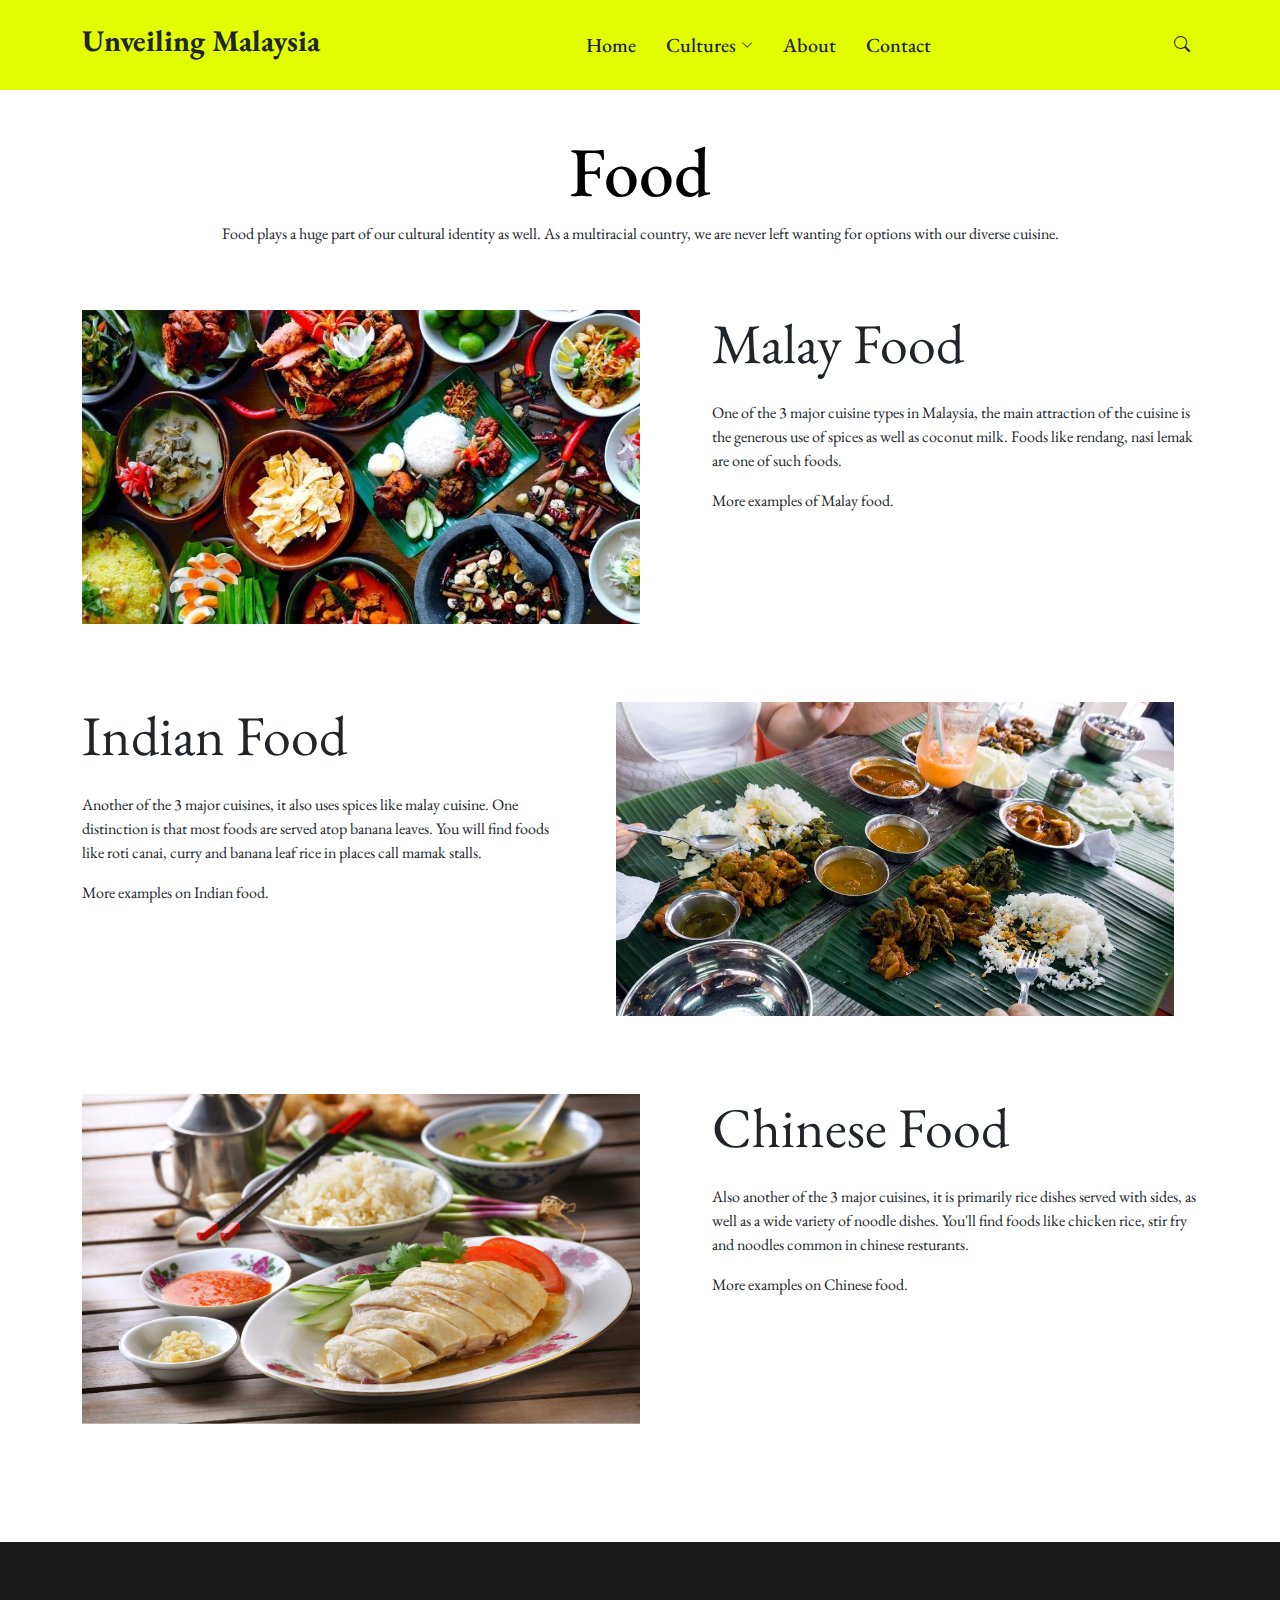
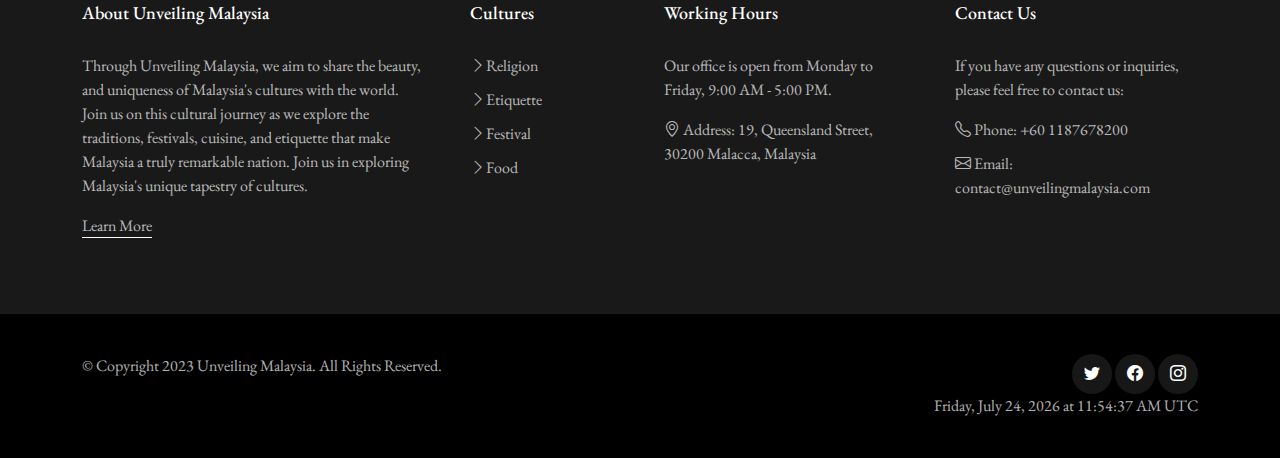
<file: food.html>
<!DOCTYPE html>
<html lang="en">

<head>
  <meta charset="utf-8">
  <meta content="width=device-width, initial-scale=1.0" name="viewport">

  <title>Food</title>
  <meta content="" name="description">
  <meta content="" name="keywords">

  <!-- Google Fonts -->
  <link rel="preconnect" href="https://fonts.googleapis.com">
  <link rel="preconnect" href="https://fonts.gstatic.com" crossorigin>
  <link
    href="https://fonts.googleapis.com/css2?family=EB+Garamond:wght@400;500&family=Inter:wght@400;500&family=Playfair+Display:ital,wght@0,400;0,700;1,400;1,700&display=swap"
    rel="stylesheet">

  <!-- Vendor CSS Files -->
  <link href="assets/vendor/bootstrap/css/bootstrap.min.css" rel="stylesheet">
  <link href="assets/vendor/bootstrap-icons/bootstrap-icons.css" rel="stylesheet">
  <link href="assets/vendor/swiper/swiper-bundle.min.css" rel="stylesheet">
  <link href="assets/vendor/glightbox/css/glightbox.min.css" rel="stylesheet">
  <link href="assets/vendor/aos/aos.css" rel="stylesheet">

  <!-- Template Main CSS Files -->
  <link href="assets/css/variables.css" rel="stylesheet">
  <link href="assets/css/main.css" rel="stylesheet">

</head>

<body>
  <!-- ======= Header ======= -->
  <header id="header" class="header d-flex align-items-center fixed-top">
    <div class="container-fluid container-xl d-flex align-items-center justify-content-between">

      <a href="index.html" class="logo d-flex align-items-center">
        <h1>Unveiling Malaysia</h1>
      </a>

      <nav id="navbar" class="navbar">
        <ul>
          <li><a href="index.html">Home</a></li>
          <li class="dropdown">
            <a href="culture.html">
              <span>Cultures</span> <i class="bi bi-chevron-down dropdown-indicator"></i>
            </a>
            <ul>
              <li class="dropdown">
                <a href="etiquette.html">
                  <span>Etiquette</span> <i class="bi bi-chevron-down dropdown-indicator"></i>
                </a>
                <ul>
                  <li><a href="basic_etiquette.html">Basic Etiquette</a></li>
                  <li><a href="giftgiving.html">Gift Giving</a></li>
                  <li><a href="visiting.html">Visiting</a></li>
                  <li><a href="dining.html">Dining</a></li>
                </ul>
              </li>
              <li><a href="religious.html">Religion</a></li>
              <li><a href="festivals.html">Festival</a></li>
              <li><a href="food.html">Food</a></li>
            </ul>
          </li>
          <li><a href="about.html">About</a></li>
          <li><a href="contact.html">Contact</a></li>
        </ul>
      </nav>


      <div class="position-relative">


        <a href="#" class="mx-2 js-search-open"><span class="bi-search"></span></a>
        <i class="bi bi-list mobile-nav-toggle"></i>

        <!-- ======= Search Form ======= -->
        <div class="search-form-wrap js-search-form-wrap">
          <form action="search-result.html" class="search-form">
            <span class="icon bi-search"></span>
            <input type="text" placeholder="Search" class="form-control">
            <button class="btn js-search-close"><span class="bi-x"></span></button>
          </form>
        </div><!-- End Search Form -->

      </div>

    </div>

  </header><!-- End Header -->


  <main id="main">
    <section>
      <div class="container" data-aos="fade-up">
        <div class="row">
          <div class="col-lg-12 text-center mb-5">
            <h1 class="page-title">Food</h1>
            <p>Food plays a huge part of our cultural identity as well. As a multiracial country, we are never left
              wanting for options with our diverse cuisine.</p>
          </div>
        </div>

        <div class="row mb-5">

          <div class="d-md-flex post-entry-2 half">
            <a href="#" class="me-4 thumbnail">
              <img src="assets/img/malaysian-food.webp" alt="" class="img-fluid">
            </a>
            <div class="ps-md-5 mt-4 mt-md-0">

              <h2 class="mb-4 display-4">Malay Food</h2>
              <p>One of the 3 major cuisine types in Malaysia, the main attraction of the cuisine is the generous use of
                spices as well as coconut milk. Foods like rendang, nasi lemak are one of such foods.</p>
              <p><a href="malayfood.html">More examples of Malay food.</a></p>
            </div>
          </div>

          <div class="d-md-flex post-entry-2 half mt-5">
            <a href="#" class="me-4 thumbnail order-2">
              <img src="assets/img/indian-food.jpg" alt="" class="img-fluid">
            </a>
            <div class="pe-md-5 mt-4 mt-md-0">
              <h2 class="mb-4 display-4">Indian Food</h2>
              <p>Another of the 3 major cuisines, it also uses spices like malay cuisine. One distinction is that most
                foods are served atop banana leaves. You will find foods like roti canai, curry and banana leaf rice in
                places call mamak stalls.</p>
              <p><a href="indianfood.html">More examples on Indian food.</a></p>
            </div>
          </div>

          <div>
            <br><br>
          </div>

          <div class="d-md-flex post-entry-2 half">
            <a href="#" class="me-4 thumbnail">
              <img src="assets/img/chinese-food.jpeg" alt="" class="img-fluid">
            </a>
            <div class="ps-md-5 mt-4 mt-md-0">
              <h2 class="mb-4 display-4">Chinese Food</h2>
              <p>Also another of the 3 major cuisines, it is primarily rice dishes served with sides, as well as a wide
                variety of noodle dishes. You'll find foods like chicken rice, stir fry and noodles common in chinese
                resturants.</p>
              <p><a href="chinesefood.html">More examples on Chinese food.</a></p>
            </div>
          </div>



        </div>

      </div>

      </div>
    </section>



  </main><!-- End #main -->

  <!-- ======= Footer ======= -->
  <footer id="footer" class="footer">
    <div class="footer-content">
      <div class="container">
        <div class="row g-5">
          <div class="col-lg-4">
            <h3 class="footer-heading">About Unveiling Malaysia</h3>
            <p>Through Unveiling Malaysia, we aim to share the beauty,
              and uniqueness of Malaysia's cultures with the world. Join us on this cultural journey as we explore the
              traditions,
              festivals, cuisine, and etiquette that make Malaysia a truly remarkable nation. Join us in exploring
              Malaysia's unique tapestry of cultures.</p>
            <p><a href="about.html" class="footer-link-more">Learn More</a></p>
          </div>
          <div class="col-6 col-lg-2">
            <h3 class="footer-heading">Cultures</h3>
            <ul class="footer-links list-unstyled">
              <li><a href="religious.html"><i class="bi bi-chevron-right"></i>Religion</a></li>
              <li><a href="etiquette.html"><i class="bi bi-chevron-right"></i>Etiquette</a></li>
              <li><a href="festivals"><i class="bi bi-chevron-right"></i>Festival</a></li>
              <li><a href="food.html"><i class="bi bi-chevron-right"></i>Food</a></li>
            </ul>
          </div>
          <div class="col-lg-3">
            <h3 class="footer-heading">Working Hours</h3>
            <p>Our office is open from Monday to Friday, 9:00 AM - 5:00 PM.</p>
            <ul class="footer-links list-unstyled">
              <li><i class="bi bi-geo-alt"></i> Address: 19, Queensland Street, 30200 Malacca, Malaysia</li>
            </ul>
          </div>
          <div class="col-lg-3">
            <h3 class="footer-heading">Contact Us</h3>
            <p>If you have any questions or inquiries, please feel free to contact us:</p>
            <ul class="footer-links list-unstyled">
              <li><i class="bi bi-telephone"></i> Phone: +60 1187678200</li>
              <li><i class="bi bi-envelope"></i> Email: contact@unveilingmalaysia.com</li>
            </ul>
          </div>

        </div>
      </div>
    </div>
    <div class="footer-legal">
      <div class="container">
        <div class="row justify-content-between">
          <div class="col-md-6 text-center text-md-start mb-3 mb-md-0">
            <div class="copyright">
              © Copyright 2023 <strong><span>Unveiling Malaysia</span></strong>. All Rights Reserved.
            </div>
          </div>
          <!-- Add a section for displaying the date and time -->
          <div class="col-md-6">
            <div class="social-links mb-3 mb-lg-0 text-center text-md-end">
              <a href="#" class="twitter"><i class="bi bi-twitter"></i></a>
              <a href="#" class="facebook"><i class="bi bi-facebook"></i></a>
              <a href="#" class="instagram"><i class="bi bi-instagram"></i></a>
            </div>
            <!-- Display the date and time -->
            <p id="datetime" class="mb-0 text-center text-md-end"></p>
          </div>
        </div>
      </div>
    </div>
  </footer>

  <!-- JavaScript to display the date and time in the footer -->
  <script>
    function displayDateTime() {
      const dateTimeElement = document.getElementById('datetime');
      const options = {
        weekday: 'long',
        year: 'numeric',
        month: 'long',
        day: 'numeric',
        hour: 'numeric',
        minute: 'numeric',
        second: 'numeric',
        timeZoneName: 'short'
      };
      const currentDateTime = new Date().toLocaleDateString('en-US', options);
      dateTimeElement.textContent = currentDateTime;
    }
    // Call the function to display date and time
    displayDateTime();
  </script>

  <a href="#" class="scroll-top d-flex align-items-center justify-content-center"><i
      class="bi bi-arrow-up-short"></i></a>

  <!-- Vendor JS Files -->
  <script src="assets/vendor/bootstrap/js/bootstrap.bundle.min.js"></script>
  <script src="assets/vendor/swiper/swiper-bundle.min.js"></script>
  <script src="assets/vendor/glightbox/js/glightbox.min.js"></script>
  <script src="assets/vendor/aos/aos.js"></script>
  <script src="assets/vendor/php-email-form/validate.js"></script>

  <!-- Template Main JS File -->
  <script src="assets/js/main.js"></script>

</body>

</html>
</file>
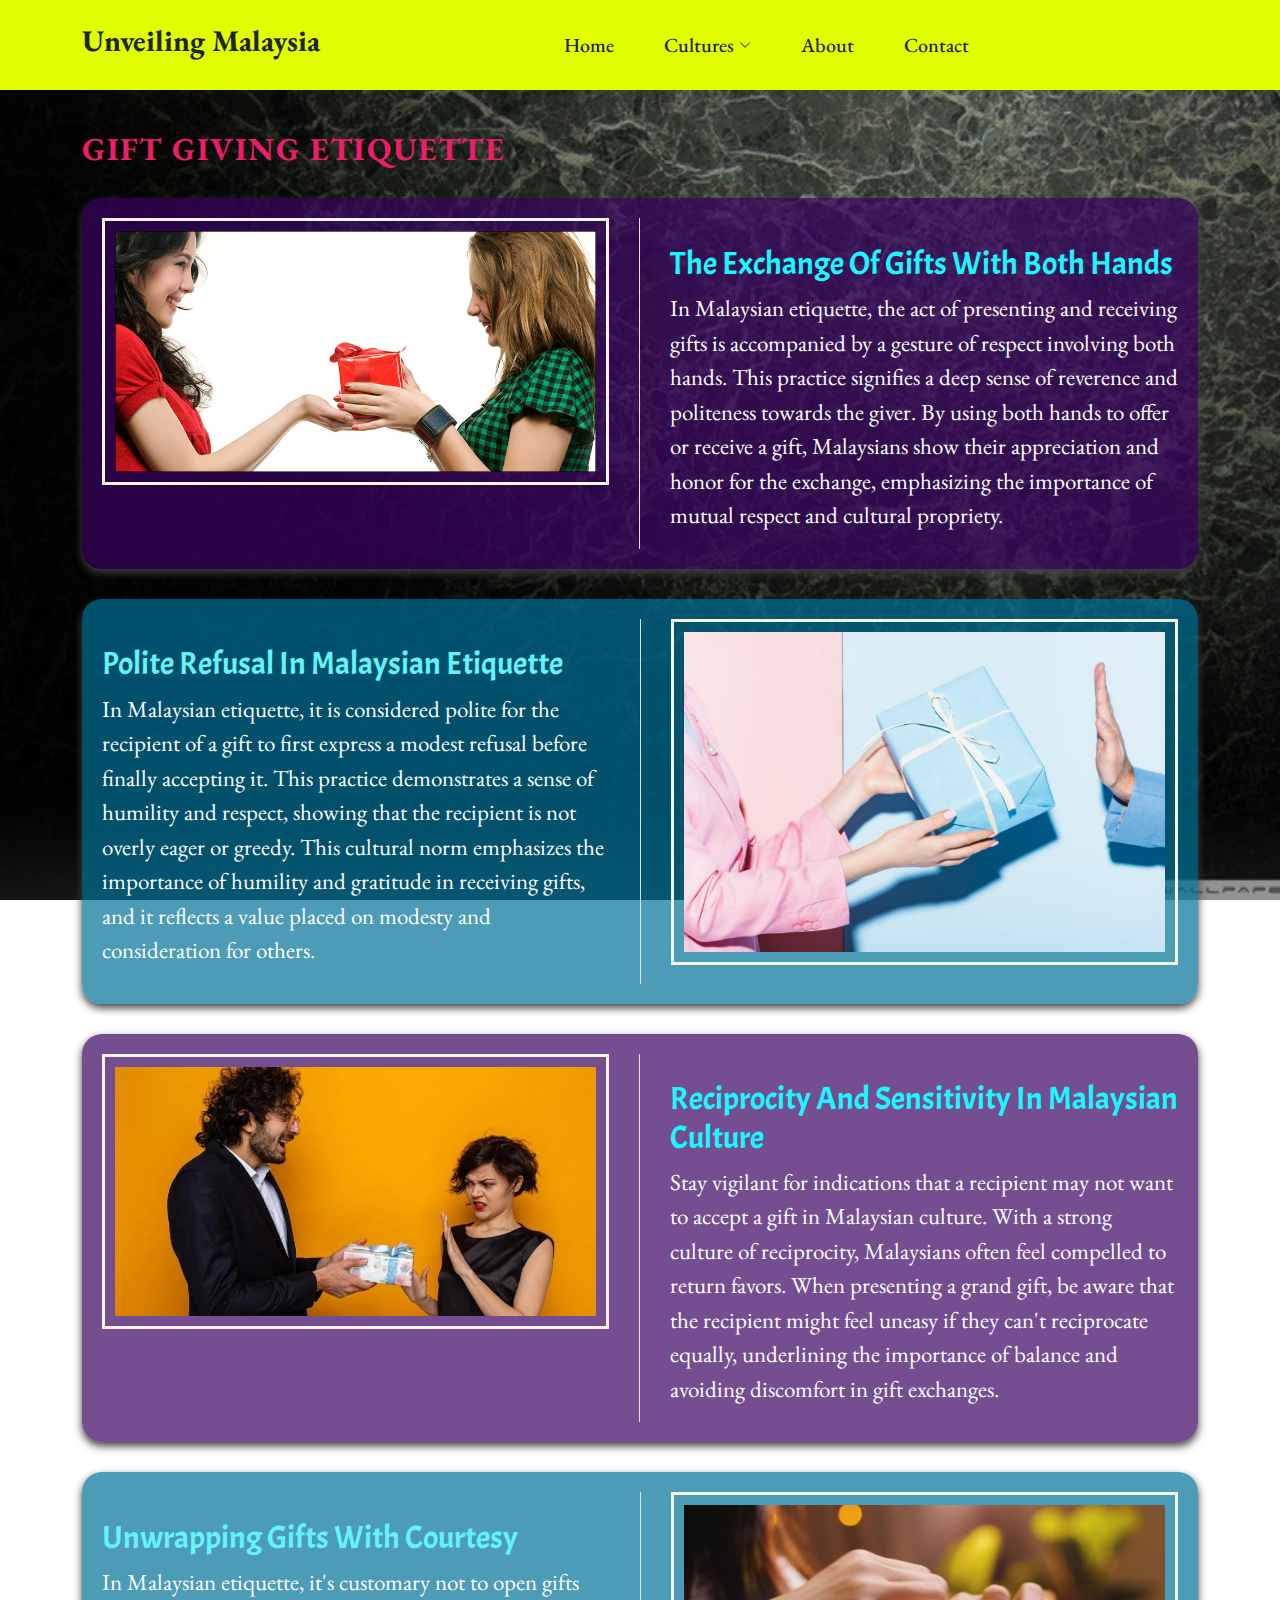
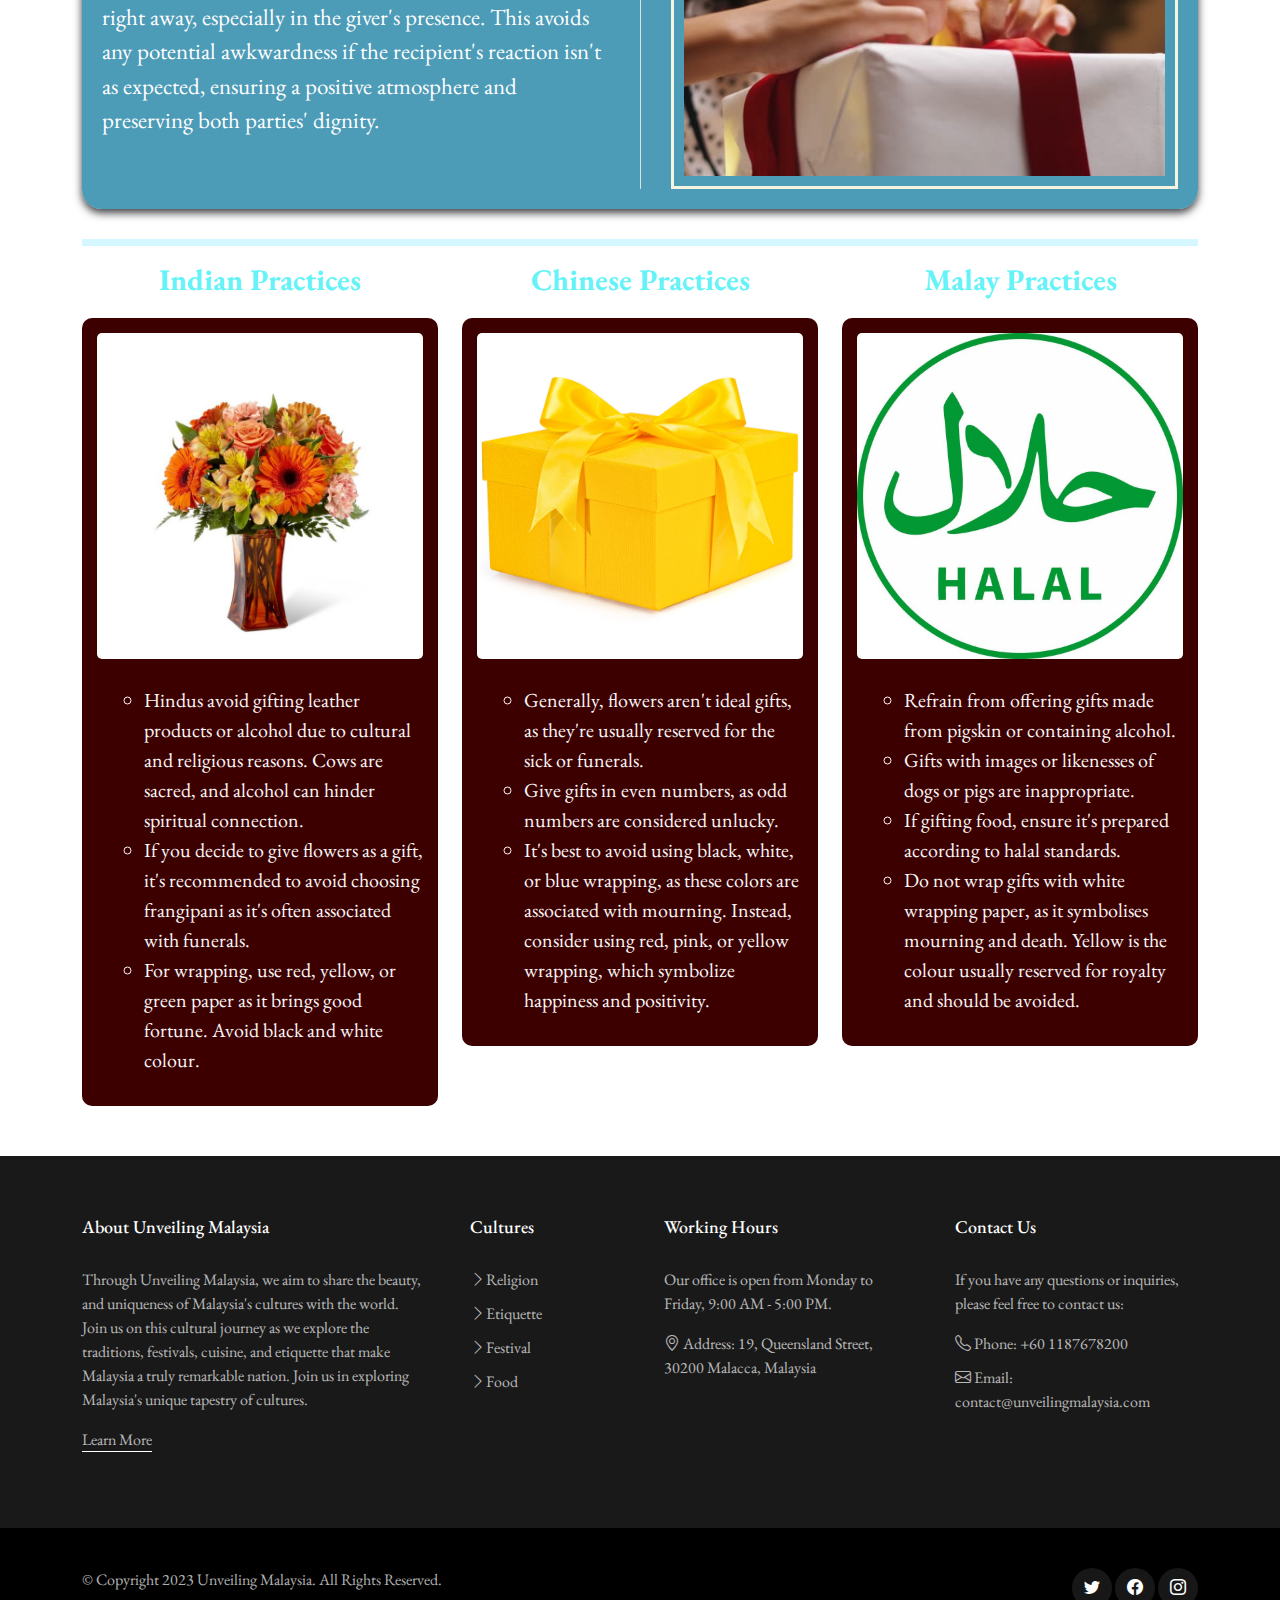
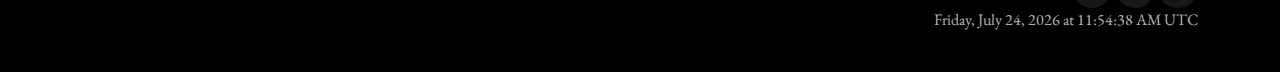
<file: giftgiving.html>
<!DOCTYPE html>
<html lang="en">

<head>
    <meta charset="utf-8">
    <meta content="width=device-width, initial-scale=1.0" name="viewport">

    <title>Etiquette</title>
    <meta content="" name="description">
    <meta content="" name="keywords">

    <!-- Google Fonts -->
    <link rel="preconnect" href="https://fonts.googleapis.com">
    <link rel="preconnect" href="https://fonts.gstatic.com" crossorigin>
    <link
        href="https://fonts.googleapis.com/css2?family=EB+Garamond:wght@400;500&family=Inter:wght@400;500&family=Playfair+Display:ital,wght@0,400;0,700;1,400;1,700&display=swap"
        rel="stylesheet">
    <link rel="preconnect" href="https://fonts.googleapis.com">
    <link rel="preconnect" href="https://fonts.gstatic.com" crossorigin>
    <link href="https://fonts.googleapis.com/css2?family=Acme&family=Galada&display=swap" rel="stylesheet">
    <!-- Vendor CSS Files -->
    <link href="assets/vendor/bootstrap/css/bootstrap.min.css" rel="stylesheet">
    <link href="assets/vendor/bootstrap-icons/bootstrap-icons.css" rel="stylesheet">
    <link href="assets/vendor/swiper/swiper-bundle.min.css" rel="stylesheet">
    <link href="assets/vendor/glightbox/css/glightbox.min.css" rel="stylesheet">
    <link href="assets/vendor/aos/aos.css" rel="stylesheet">

    <!-- Template Main CSS Files -->
    <link href="assets/css/variables.css" rel="stylesheet">
    <link href="assets/css/main.css" rel="stylesheet">

</head>
<style>
    /* Style for the column cards */
    .column-card {
        padding: 15px;
        border-radius: 10px;
        margin-bottom: 10px;
        color: rgb(255, 255, 255);
        cursor: pointer;
        transition: background-color 0.3s, transform 0.3s;
    }

    /* Hover effect */
    .column-card:hover {
        background-color: #10f808;
        transform: translateY(-5px);
    }

    /* Style for the column titles */
    .column-title {
        font-size: 25px;
        margin-bottom: 20px;
    }

    /* Style for the column images */
    .column-image {
        width: 100%;
        height: auto;
        border-radius: 5px;
        margin-bottom: 10px;
    }

    /* Style for the column content */
    .column-content {
        font-size: 15px;
    }

    body {
        background-image: url('assets/img/EatingBG.jpg');
        /* Adjust the path to your image file */
        background-size: cover;
        /* Cover the entire viewport */
        background-attachment: fixed;
        /* Fixed background position */
        background-repeat: no-repeat;
        /* No repeating of the image */
    }

    .bi-search {
        display: none;
    }

    #navbar {
        text-align: center;
    }

    #navbar ul {
        list-style: none;
        padding: 0;
    }

    #navbar ul li {
        display: inline-block;
        margin-right: 20px;
        /* Adjust this value as needed for spacing */
    }

    #navbar ul li:last-child {
        margin-right: 0;
    }
</style>

<body>
    <!--LOADER ANIMATION-->
    <div class="loader"></div>
    <!-- ======= Header ======= -->
    <header id="header" class="header d-flex align-items-center fixed-top">
        <div class="container-fluid container-xl d-flex align-items-center justify-content-between">

            <a href="index.html" class="logo d-flex align-items-center">
                <!-- Uncomment the line below if you also wish to use an image logo -->
                <!-- <img src="assets/img/logo.png" alt=""> -->
                <h1>Unveiling Malaysia</h1>
            </a>

            <nav id="navbar" class="navbar">
                <ul>
                    <li><a href="index.html">Home</a></li>
                    <li class="dropdown">
                        <a href="culture.html">
                            <span>Cultures</span> <i class="bi bi-chevron-down dropdown-indicator"></i>
                        </a>
                        <ul>
                            <li class="dropdown">
                                <a href="etiquette.html">
                                    <span>Etiquette</span> <i class="bi bi-chevron-down dropdown-indicator"></i>
                                </a>
                                <ul>
                                    <li><a href="basic_etiquette.html">Basic Etiquette</a></li>
                                    <li><a href="giftgiving.html">Gift Giving</a></li>
                                    <li><a href="visiting.html">Visiting</a></li>
                                    <li><a href="dining.html">Dining</a></li>
                                </ul>
                            </li>
                            <li><a href="religious.html">Religion</a></li>
                            <li><a href="festivals.html">Festival</a></li>
                            <li><a href="food.html">Food</a></li>
                        </ul>
                    </li>
                    <li><a href="about.html">About</a></li>
                    <li><a href="contact.html">Contact</a></li>
                </ul>
            </nav>

            <div class="position-relative">

                <a href="#" class="mx-2 js-search-open"><span class="bi-search"></span></a>
                <i class="bi bi-list mobile-nav-toggle"></i>

                <!-- ======= Search Form ======= -->
                <div class="search-form-wrap js-search-form-wrap">
                    <form action="search-result.html" class="search-form">
                        <span class="icon bi-search"></span>
                        <input type="text" placeholder="Search" class="form-control">
                        <button class="btn js-search-close"><span class="bi-x"></span></button>
                    </form>
                </div><!-- End Search Form -->

            </div>

        </div>

    </header><!-- End Header -->

    <main id="main">
        <section>
            <div class="container">
                <div class="row">
                    <div class="col-md-15" data-aos="fade-up">
                        <h3 class="category-title" style="font-size: 32px; color: #ED1D68;">Gift Giving Etiquette</h3>


                        <div class="d-md-flex post-entry-2 half"
                            style="background-color: rgba(57, 3, 99,0.7); padding: 20px; border-radius: 20px; box-shadow: 0px 4px 8px rgb(63, 63, 66);">
                            <div style="width: 50%; border-right: 1px solid #e0e0e0; padding-right: 30px;">
                                <div id="carouselExampleSlidesOnly" class="carousel slide" data-bs-ride="carousel">
                                    <div class="carousel-inner">
                                        <div class="carousel-item active">
                                            <div style="border: 3px solid #f5f4e0; padding: 10px;">
                                                <img src="assets/img/GIFT1.jpg" class="d-block w-100"
                                                    alt="Reveive Gifts With Both Hands">
                                            </div>
                                        </div>
                                        <div class="carousel-item">
                                            <div style="border: 3px solid #f5f4e0; padding: 10px;">
                                                <img src="assets/img/GIFT2.jpeg" class="d-block w-100"
                                                    alt="Use hand to eat">
                                            </div>
                                        </div>
                                    </div>
                                </div>
                            </div>

                            <div style="width: 50%; padding-left: 30px;">
                                <div class="post-meta"><span class="mx-1"></span></div>
                                <h3
                                    style="font-family: 'Acme', sans-serif,'Galada', cursive; color: #19f7ff; font-size: 32px;">
                                    The Exchange Of Gifts With Both Hands</h3>
                                <p style="font-size: 23px; color: #ffffff;">
                                    In Malaysian etiquette, the act of presenting and receiving gifts is
                                    accompanied by a gesture of respect involving both hands. This practice signifies
                                    a deep sense of reverence and politeness towards the giver. By using both hands to
                                    offer or receive a gift, Malaysians show their appreciation and honor for the
                                    exchange, emphasizing the importance of mutual respect and cultural propriety.
                                </p>
                            </div>
                        </div>


                        <div class="d-md-flex post-entry-2 half"
                            style="background-color: rgba(0, 112, 152,0.7); padding: 20px; border-radius: 20px; box-shadow: 0px 4px 8px rgb(63, 63, 66)">
                            <div style="width: 50%; padding-right: 30px;">
                                <div class="post-meta"><span class="mx-1"></span></div>
                                <h3
                                    style="font-family: 'Acme', sans-serif,'Galada', cursive; color: #65f3f8; font-size: 32px;">
                                    Polite Refusal In Malaysian Etiquette</h3>
                                <p style="font-size: 23px; color: #ffffff;">
                                    In Malaysian etiquette, it is considered polite for the recipient of a gift to first
                                    express
                                    a modest refusal before finally accepting it. This practice demonstrates a sense of
                                    humility
                                    and respect, showing that the recipient is not overly eager or greedy. This cultural
                                    norm
                                    emphasizes the importance of humility and gratitude in receiving gifts, and it
                                    reflects
                                    a value placed on modesty and consideration for others.
                                </p>
                            </div>

                            <div style="width: 50%; border-left: 1px solid #e0e0e0; padding-left: 30px;">
                                <div id="carouselExampleSlidesOnly" class="carousel slide" data-bs-ride="carousel">
                                    <div class="carousel-inner">
                                        <div class="carousel-item active">
                                            <div style="border: 3px solid #f5f4e0; padding: 10px;">
                                                <img src="assets/img/GIFT3.jpg" class="d-block w-100"
                                                    alt="Eat together">
                                            </div>
                                        </div>
                                        <div class="carousel-item">
                                            <div style="border: 3px solid #f5f4e0; padding: 10px;">
                                                <img src="assets/img/GIFT4.jpg" class="d-block w-100" alt="Share food">
                                            </div>
                                        </div>
                                    </div>
                                </div>
                            </div>
                        </div>
                        <div class="d-md-flex post-entry-2 half"
                            style="background-color: rgba(57, 3, 99,0.7); padding: 20px; border-radius: 20px; box-shadow: 0px 4px 8px rgb(63, 63, 66);">
                            <div style="width: 50%; border-right: 1px solid #e0e0e0; padding-right: 30px;">
                                <div id="carouselExampleSlidesOnly" class="carousel slide" data-bs-ride="carousel">
                                    <div class="carousel-inner">
                                        <div class="carousel-item active">
                                            <div style="border: 3px solid #f5f4e0; padding: 10px;">
                                                <img src="assets/img/GIFT5.jpg" class="d-block w-100" alt="Offer food">
                                            </div>
                                        </div>
                                        <div class="carousel-item">
                                            <div style="border: 3px solid #f5f4e0; padding: 10px;">
                                                <img src="assets/img/GIFT6.jpg" class="d-block w-100" alt="Offer food">
                                            </div>
                                        </div>
                                    </div>
                                </div>
                            </div>

                            <div style="width: 50%; padding-left: 30px;">
                                <div class="post-meta"><span class="mx-1"></span></div>
                                <h3
                                    style="font-family: 'Acme', sans-serif,'Galada', cursive; color: #19f7ff; font-size: 32px;">
                                    Reciprocity And Sensitivity In Malaysian Culture</h3>

                                <p style="font-size: 23px; color: #ffffff;">
                                    Stay vigilant for indications that a recipient may not want to accept a gift in
                                    Malaysian
                                    culture. With a strong culture of reciprocity, Malaysians often feel compelled to
                                    return
                                    favors. When presenting a grand gift, be aware that the recipient might feel uneasy
                                    if they
                                    can't reciprocate equally, underlining the importance of balance and avoiding
                                    discomfort in
                                    gift exchanges.
                                </p>
                            </div>
                        </div>


                        <div class="d-md-flex post-entry-2 half"
                            style="background-color: rgba(0, 112, 152,0.7); padding: 20px; border-radius: 20px; box-shadow: 0px 4px 8px rgb(63, 63, 66);">
                            <div style="width: 50%; padding-right: 30px;">
                                <div class="post-meta"><span class="mx-1"></span></div>
                                <h3
                                    style="font-family: 'Acme', sans-serif,'Galada', cursive; color: #65f3f8; font-size: 32px;">
                                    Unwrapping Gifts With Courtesy</h3>

                                <p style="font-size: 23px; color: #ffffff;">
                                    In Malaysian etiquette, it's customary not to open gifts right away, especially in
                                    the giver's presence.
                                    This avoids any potential awkwardness if the recipient's reaction isn't as expected,
                                    ensuring a positive atmosphere and preserving both parties' dignity.
                                </p>
                            </div>

                            <div style="width: 50%; border-left: 1px solid #e0e0e0; padding-left: 30px;">
                                <div id="carouselExampleSlidesOnly" class="carousel slide" data-bs-ride="carousel">
                                    <div class="carousel-inner">
                                        <div class="carousel-item active">
                                            <div style="border: 3px solid #f5f4e0; padding: 10px;">
                                                <img src="assets/img/GIFT7.jpg" class="d-block w-100"
                                                    alt="Don't stand while eating">
                                            </div>
                                        </div>
                                        <div class="carousel-item">
                                            <div style="border: 3px solid #f5f4e0; padding: 10px;">
                                                <img src="assets/img/GIFT8.jpg" class="d-block w-100"
                                                    alt="Sit while eating">
                                            </div>
                                        </div>
                                    </div>
                                </div>
                            </div>
                        </div>
                        <hr style="border-width: 7px; border-color: #58e0ff;">

                        <!-- Inside the existing <div class="col-md-15" data-aos="fade-up"> element -->
                        <div class="row">
                            <!-- Column 1 -->
                            <div class="col-md-4">
                                <h4 style="color: #65f3f8;font-size: 30px; font-weight: bold;"
                                    class="column-title text-center">Indian Practices</h4>
                                <div class="column-card" style="background-color: #3c0000;">
                                    <img src="assets/img/G1.jpg" alt="Eating With Hands" class="column-image">
                                    <p class="column-content">
                                    <ul
                                        style="list-style-type: circle; margin-left: 15px; font-size: 20px; color: #f9f6f6;">
                                        <li>Hindus avoid gifting leather products or alcohol due to cultural and
                                            religious reasons. Cows are sacred, and alcohol can hinder spiritual
                                            connection.</li>
                                        <li>If you decide to give flowers as a gift, it's recommended to avoid choosing
                                            frangipani as it's often associated with funerals.</li>
                                        <li>For wrapping, use red, yellow, or green paper as it brings good fortune.
                                            Avoid black and white colour.</li>
                                    </ul>
                                    </p>
                                </div>
                            </div>

                            <!-- Column 2 -->
                            <div class="col-md-4">
                                <h4 style="color: #65f3f8; font-size: 30px;font-weight: bold;"
                                    class="column-title text-center">Chinese Practices</h4>
                                <div class="column-card" style="background-color: #3c0000;">

                                    <img src="assets/img/G2.jpg" alt="Hand Hygiene Image" class="column-image">
                                    <p class="column-content">
                                    <ul
                                        style="list-style-type: circle; margin-left: 15px; font-size: 20px; color: #f9f6f6;">
                                        <li>Generally, flowers aren't ideal gifts, as they're usually reserved for the
                                            sick or funerals.</li>
                                        <li>Give gifts in even numbers, as odd numbers are considered unlucky. </li>
                                        <li>It's best to avoid using black, white, or blue wrapping, as these colors are
                                            associated with mourning. Instead, consider using red, pink, or yellow
                                            wrapping, which symbolize happiness and positivity.</li>
                                    </ul>
                                    </p>
                                </div>
                            </div>

                            <!-- Column 3 -->
                            <div class="col-md-4">
                                <h4 style="color: #65f3f8;font-size: 30px; font-weight: bold;"
                                    class="column-title text-center">Malay Practices</h4>
                                <div class="column-card" style="background-color: #3c0000;">

                                    <img src="assets/img/G3.jpg" alt="Ordering Etiquette Image" class="column-image">
                                    <p class="column-content">
                                    <ul
                                        style="list-style-type: circle; margin-left: 15px; font-size: 20px; color: #f9f6f6;">
                                        <li>Refrain from offering gifts made from pigskin or containing alcohol.</li>
                                        <li>Gifts with images or likenesses of dogs or pigs are inappropriate.</li>
                                        <li>If gifting food, ensure it's prepared according to halal standards.</li>
                                        <li>Do not wrap gifts with white wrapping paper, as it symbolises mourning and
                                            death. Yellow is the colour usually reserved for royalty and should be
                                            avoided.</li>
                                    </ul>
                                    </p>
                                </div>
                            </div>
                        </div>





                    </div>
                </div>
        </section>
    </main><!-- End #main -->
    <!-- ======= Footer ======= -->
    <footer id="footer" class="footer">
        <div class="footer-content">
            <div class="container">
                <div class="row g-5">
                    <div class="col-lg-4">
                        <h3 class="footer-heading">About Unveiling Malaysia</h3>
                        <p>Through Unveiling Malaysia, we aim to share the beauty,
                            and uniqueness of Malaysia's cultures with the world. Join us on this cultural journey as we
                            explore the traditions,
                            festivals, cuisine, and etiquette that make Malaysia a truly remarkable nation. Join us in
                            exploring Malaysia's unique tapestry of cultures.</p>
                        <p><a href="about.html" class="footer-link-more">Learn More</a></p>
                    </div>
                    <div class="col-6 col-lg-2">
                        <h3 class="footer-heading">Cultures</h3>
                        <ul class="footer-links list-unstyled">
                            <li><a href="religious.html"><i class="bi bi-chevron-right"></i>Religion</a></li>
                            <li><a href="etiquette.html"><i class="bi bi-chevron-right"></i>Etiquette</a></li>
                            <li><a href="festivals"><i class="bi bi-chevron-right"></i>Festival</a></li>
                            <li><a href="food.html"><i class="bi bi-chevron-right"></i>Food</a></li>
                        </ul>
                    </div>
                    <div class="col-lg-3">
                        <h3 class="footer-heading">Working Hours</h3>
                        <p>Our office is open from Monday to Friday, 9:00 AM - 5:00 PM.</p>
                        <ul class="footer-links list-unstyled">
                            <li><i class="bi bi-geo-alt"></i> Address: 19, Queensland Street, 30200 Malacca, Malaysia
                            </li>
                        </ul>
                    </div>
                    <div class="col-lg-3">
                        <h3 class="footer-heading">Contact Us</h3>
                        <p>If you have any questions or inquiries, please feel free to contact us:</p>
                        <ul class="footer-links list-unstyled">
                            <li><i class="bi bi-telephone"></i> Phone: +60 1187678200</li>
                            <li><i class="bi bi-envelope"></i> Email: contact@unveilingmalaysia.com</li>
                        </ul>
                    </div>

                </div>
            </div>
        </div>
        <div class="footer-legal">
            <div class="container">
                <div class="row justify-content-between">
                    <div class="col-md-6 text-center text-md-start mb-3 mb-md-0">
                        <div class="copyright">
                            © Copyright 2023 <strong><span>Unveiling Malaysia</span></strong>. All Rights Reserved.
                        </div>
                    </div>
                    <!-- Add a section for displaying the date and time -->
                    <div class="col-md-6">
                        <div class="social-links mb-3 mb-lg-0 text-center text-md-end">
                            <a href="#" class="twitter"><i class="bi bi-twitter"></i></a>
                            <a href="#" class="facebook"><i class="bi bi-facebook"></i></a>
                            <a href="#" class="instagram"><i class="bi bi-instagram"></i></a>
                        </div>
                        <!-- Display the date and time -->
                        <p id="datetime" class="mb-0 text-center text-md-end"></p>
                    </div>
                </div>
            </div>
        </div>
    </footer>

    <!-- JavaScript to display the date and time in the footer -->
    <script>
        function displayDateTime() {
            const dateTimeElement = document.getElementById('datetime');
            const options = {
                weekday: 'long',
                year: 'numeric',
                month: 'long',
                day: 'numeric',
                hour: 'numeric',
                minute: 'numeric',
                second: 'numeric',
                timeZoneName: 'short'
            };
            const currentDateTime = new Date().toLocaleDateString('en-US', options);
            dateTimeElement.textContent = currentDateTime;
        }
        // Call the function to display date and time
        displayDateTime();
    </script>

    <a href="#" class="scroll-top d-flex align-items-center justify-content-center"><i
            class="bi bi-arrow-up-short"></i></a>

    <!-- Vendor JS Files -->
    <script src="assets/vendor/bootstrap/js/bootstrap.bundle.min.js"></script>
    <script src="assets/vendor/swiper/swiper-bundle.min.js"></script>
    <script src="assets/vendor/glightbox/js/glightbox.min.js"></script>
    <script src="assets/vendor/aos/aos.js"></script>
    <script src="assets/vendor/php-email-form/validate.js"></script>

    <!-- Template Main JS File -->
    <script src="assets/js/main.js"></script>

</body>

</html>
</file>
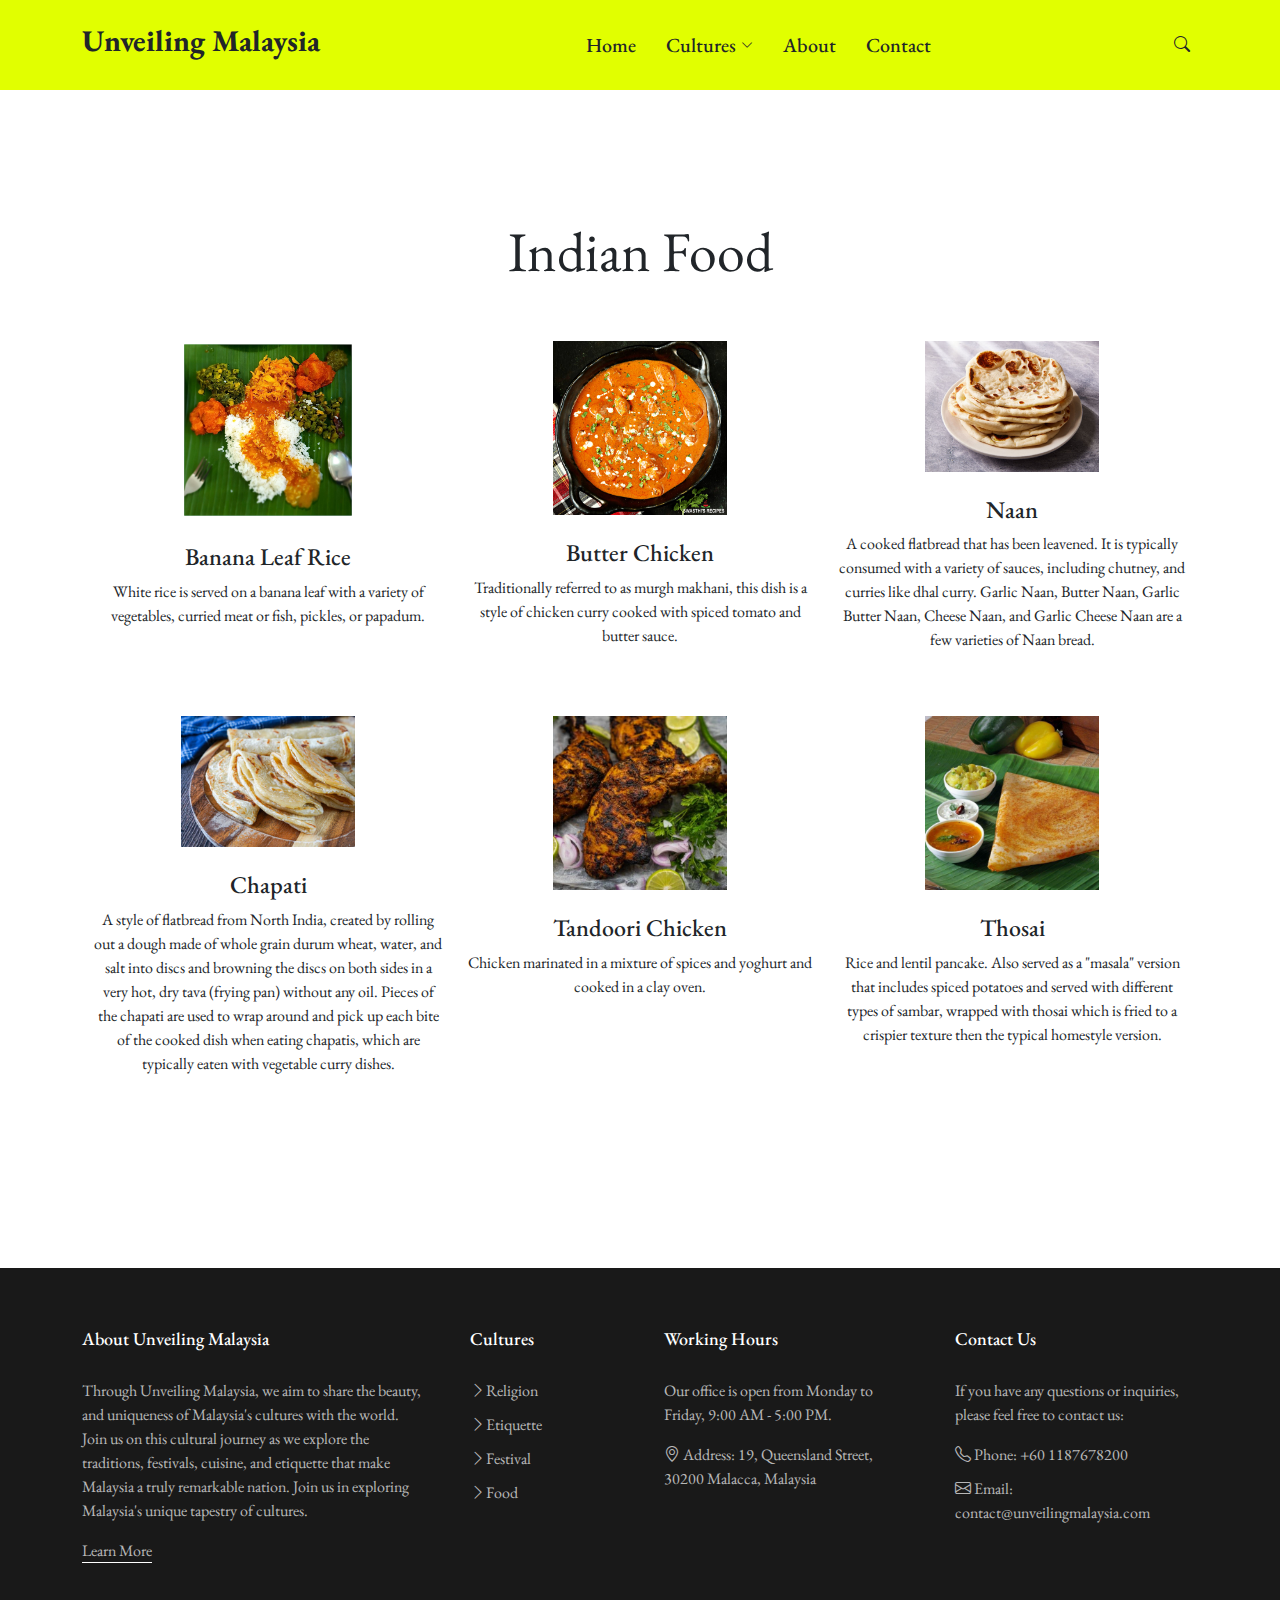
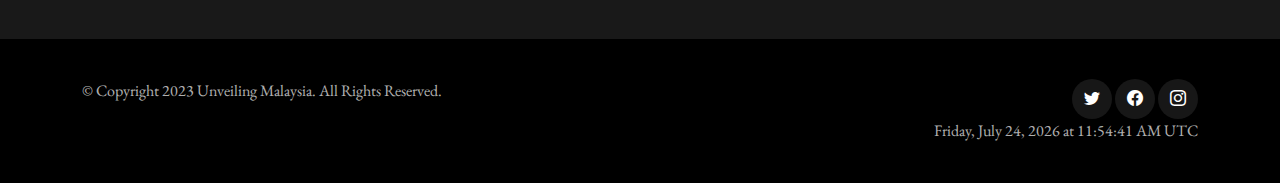
<file: indianfood.html>
<!DOCTYPE html>
<html lang="en">

<head>
  <meta charset="utf-8">
  <meta content="width=device-width, initial-scale=1.0" name="viewport">

  <title>Indian Food</title>
  <meta content="" name="description">
  <meta content="" name="keywords">

  <!-- Google Fonts -->
  <link rel="preconnect" href="https://fonts.googleapis.com">
  <link rel="preconnect" href="https://fonts.gstatic.com" crossorigin>
  <link
    href="https://fonts.googleapis.com/css2?family=EB+Garamond:wght@400;500&family=Inter:wght@400;500&family=Playfair+Display:ital,wght@0,400;0,700;1,400;1,700&display=swap"
    rel="stylesheet">

  <!-- Vendor CSS Files -->
  <link href="assets/vendor/bootstrap/css/bootstrap.min.css" rel="stylesheet">
  <link href="assets/vendor/bootstrap-icons/bootstrap-icons.css" rel="stylesheet">
  <link href="assets/vendor/swiper/swiper-bundle.min.css" rel="stylesheet">
  <link href="assets/vendor/glightbox/css/glightbox.min.css" rel="stylesheet">
  <link href="assets/vendor/aos/aos.css" rel="stylesheet">

  <!-- Template Main CSS Files -->
  <link href="assets/css/variables.css" rel="stylesheet">
  <link href="assets/css/main.css" rel="stylesheet">

</head>

<body>
  <!-- ======= Header ======= -->
  <header id="header" class="header d-flex align-items-center fixed-top">
    <div class="container-fluid container-xl d-flex align-items-center justify-content-between">

      <a href="index.html" class="logo d-flex align-items-center">
        <h1>Unveiling Malaysia</h1>
      </a>

      <nav id="navbar" class="navbar">
        <ul>
          <li><a href="index.html">Home</a></li>
          <li class="dropdown">
            <a href="culture.html">
              <span>Cultures</span> <i class="bi bi-chevron-down dropdown-indicator"></i>
            </a>
            <ul>
              <li class="dropdown">
                <a href="etiquette.html">
                  <span>Etiquette</span> <i class="bi bi-chevron-down dropdown-indicator"></i>
                </a>
                <ul>
                  <li><a href="basic_etiquette.html">Basic Etiquette</a></li>
                  <li><a href="giftgiving.html">Gift Giving</a></li>
                  <li><a href="visiting.html">Visiting</a></li>
                  <li><a href="dining.html">Dining</a></li>
                </ul>
              </li>
              <li><a href="religious.html">Religion</a></li>
              <li><a href="festivals.html">Festival</a></li>
              <li><a href="food.html">Food</a></li>
            </ul>
          </li>
          <li><a href="about.html">About</a></li>
          <li><a href="contact.html">Contact</a></li>
        </ul>
      </nav>


      <div class="position-relative">


        <a href="#" class="mx-2 js-search-open"><span class="bi-search"></span></a>
        <i class="bi bi-list mobile-nav-toggle"></i>

        <!-- ======= Search Form ======= -->
        <div class="search-form-wrap js-search-form-wrap">
          <form action="search-result.html" class="search-form">
            <span class="icon bi-search"></span>
            <input type="text" placeholder="Search" class="form-control">
            <button class="btn js-search-close"><span class="bi-x"></span></button>
          </form>
        </div><!-- End Search Form -->

      </div>

    </div>

  </header><!-- End Header -->


  <main id="main">
    <section>
      <div class="container" data-aos="fade-up">
        <div class="row">
          <div class="col-lg-12 text-center mb-5">
          </div>
        </div>

        <div class="row mb-5">

          <section>
            <div class="container" data-aos="fade-up">
              <div class="row">
                <div class="col-12 text-center mb-5">
                  <div class="row justify-content-center">
                    <div class="col-lg-6">
                      <h2 class="display-4">Indian Food</h2>
                    </div>
                  </div>
                </div>
                <div class="col-lg-4 text-center mb-5">
                  <img src="assets/img/bananaleafrice.jpg" alt="" class="img-fluid square w-50 mb-4">
                  <h4>Banana Leaf Rice</h4>
                  <p>White rice is served on a banana leaf with a variety of vegetables, curried meat or fish, pickles,
                    or papadum.</p>
                </div>
                <div class="col-lg-4 text-center mb-5">
                  <img src="assets/img/butter-chicken.jpg" alt="" class="img-fluid square w-50 mb-4">
                  <h4>Butter Chicken</h4>
                  <p>Traditionally referred to as murgh makhani, this dish is a style of chicken curry cooked with
                    spiced tomato and butter sauce.</p>
                </div>
                <div class="col-lg-4 text-center mb-5">
                  <img src="assets/img/naan.jpg" alt="" class="img-fluid square w-50 mb-4">
                  <h4>Naan</h4>
                  <p>A cooked flatbread that has been leavened. It is typically consumed with a variety of sauces,
                    including chutney, and curries like dhal curry. Garlic Naan, Butter Naan, Garlic Butter Naan, Cheese
                    Naan, and Garlic Cheese Naan are a few varieties of Naan bread.</p>
                </div>
                <div class="col-lg-4 text-center mb-5">
                  <img src="assets/img/chapati.jpg" alt="" class="img-fluid square w-50 mb-4">
                  <h4>Chapati</h4>
                  <p>A style of flatbread from North India, created by rolling out a dough made of whole grain durum
                    wheat, water, and salt into discs and browning the discs on both sides in a very hot, dry tava
                    (frying pan) without any oil. Pieces of the chapati are used to wrap around and pick up each bite of
                    the cooked dish when eating chapatis, which are typically eaten with vegetable curry dishes.</p>
                </div>
                <div class="col-lg-4 text-center mb-5">
                  <img src="assets/img/tandoorichicken.jpg" alt="" class="img-fluid square w-50 mb-4">
                  <h4>Tandoori Chicken</h4>
                  <p>Chicken marinated in a mixture of spices and yoghurt and cooked in a clay oven.</p>
                </div>
                <div class="col-lg-4 text-center mb-5">
                  <img src="assets/img/thosai.jpeg" alt="" class="img-fluid square w-50 mb-4">
                  <h4>Thosai</h4>
                  <p>Rice and lentil pancake. Also served as a "masala" version that includes spiced potatoes and served
                    with different types of sambar, wrapped with thosai which is fried to a crispier texture then the
                    typical homestyle version.</p>
                </div>
              </div>
            </div>
          </section>



        </div>

      </div>



    </section>



  </main><!-- End #main -->

  <!-- ======= Footer ======= -->
  <footer id="footer" class="footer">
    <div class="footer-content">
      <div class="container">
        <div class="row g-5">
          <div class="col-lg-4">
            <h3 class="footer-heading">About Unveiling Malaysia</h3>
            <p>Through Unveiling Malaysia, we aim to share the beauty,
              and uniqueness of Malaysia's cultures with the world. Join us on this cultural journey as we explore the
              traditions,
              festivals, cuisine, and etiquette that make Malaysia a truly remarkable nation. Join us in exploring
              Malaysia's unique tapestry of cultures.</p>
            <p><a href="about.html" class="footer-link-more">Learn More</a></p>
          </div>
          <div class="col-6 col-lg-2">
            <h3 class="footer-heading">Cultures</h3>
            <ul class="footer-links list-unstyled">
              <li><a href="religious.html"><i class="bi bi-chevron-right"></i>Religion</a></li>
              <li><a href="etiquette.html"><i class="bi bi-chevron-right"></i>Etiquette</a></li>
              <li><a href="festivals"><i class="bi bi-chevron-right"></i>Festival</a></li>
              <li><a href="food.html"><i class="bi bi-chevron-right"></i>Food</a></li>
            </ul>
          </div>
          <div class="col-lg-3">
            <h3 class="footer-heading">Working Hours</h3>
            <p>Our office is open from Monday to Friday, 9:00 AM - 5:00 PM.</p>
            <ul class="footer-links list-unstyled">
              <li><i class="bi bi-geo-alt"></i> Address: 19, Queensland Street, 30200 Malacca, Malaysia</li>
            </ul>
          </div>
          <div class="col-lg-3">
            <h3 class="footer-heading">Contact Us</h3>
            <p>If you have any questions or inquiries, please feel free to contact us:</p>
            <ul class="footer-links list-unstyled">
              <li><i class="bi bi-telephone"></i> Phone: +60 1187678200</li>
              <li><i class="bi bi-envelope"></i> Email: contact@unveilingmalaysia.com</li>
            </ul>
          </div>

        </div>
      </div>
    </div>
    <div class="footer-legal">
      <div class="container">
        <div class="row justify-content-between">
          <div class="col-md-6 text-center text-md-start mb-3 mb-md-0">
            <div class="copyright">
              © Copyright 2023 <strong><span>Unveiling Malaysia</span></strong>. All Rights Reserved.
            </div>
          </div>
          <!-- Add a section for displaying the date and time -->
          <div class="col-md-6">
            <div class="social-links mb-3 mb-lg-0 text-center text-md-end">
              <a href="#" class="twitter"><i class="bi bi-twitter"></i></a>
              <a href="#" class="facebook"><i class="bi bi-facebook"></i></a>
              <a href="#" class="instagram"><i class="bi bi-instagram"></i></a>
            </div>
            <!-- Display the date and time -->
            <p id="datetime" class="mb-0 text-center text-md-end"></p>
          </div>
        </div>
      </div>
    </div>
  </footer>

  <!-- JavaScript to display the date and time in the footer -->
  <script>
    function displayDateTime() {
      const dateTimeElement = document.getElementById('datetime');
      const options = {
        weekday: 'long',
        year: 'numeric',
        month: 'long',
        day: 'numeric',
        hour: 'numeric',
        minute: 'numeric',
        second: 'numeric',
        timeZoneName: 'short'
      };
      const currentDateTime = new Date().toLocaleDateString('en-US', options);
      dateTimeElement.textContent = currentDateTime;
    }
    // Call the function to display date and time
    displayDateTime();
  </script>

  <a href="#" class="scroll-top d-flex align-items-center justify-content-center"><i
      class="bi bi-arrow-up-short"></i></a>

  <!-- Vendor JS Files -->
  <script src="assets/vendor/bootstrap/js/bootstrap.bundle.min.js"></script>
  <script src="assets/vendor/swiper/swiper-bundle.min.js"></script>
  <script src="assets/vendor/glightbox/js/glightbox.min.js"></script>
  <script src="assets/vendor/aos/aos.js"></script>
  <script src="assets/vendor/php-email-form/validate.js"></script>

  <!-- Template Main JS File -->
  <script src="assets/js/main.js"></script>

</body>

</html>
</file>
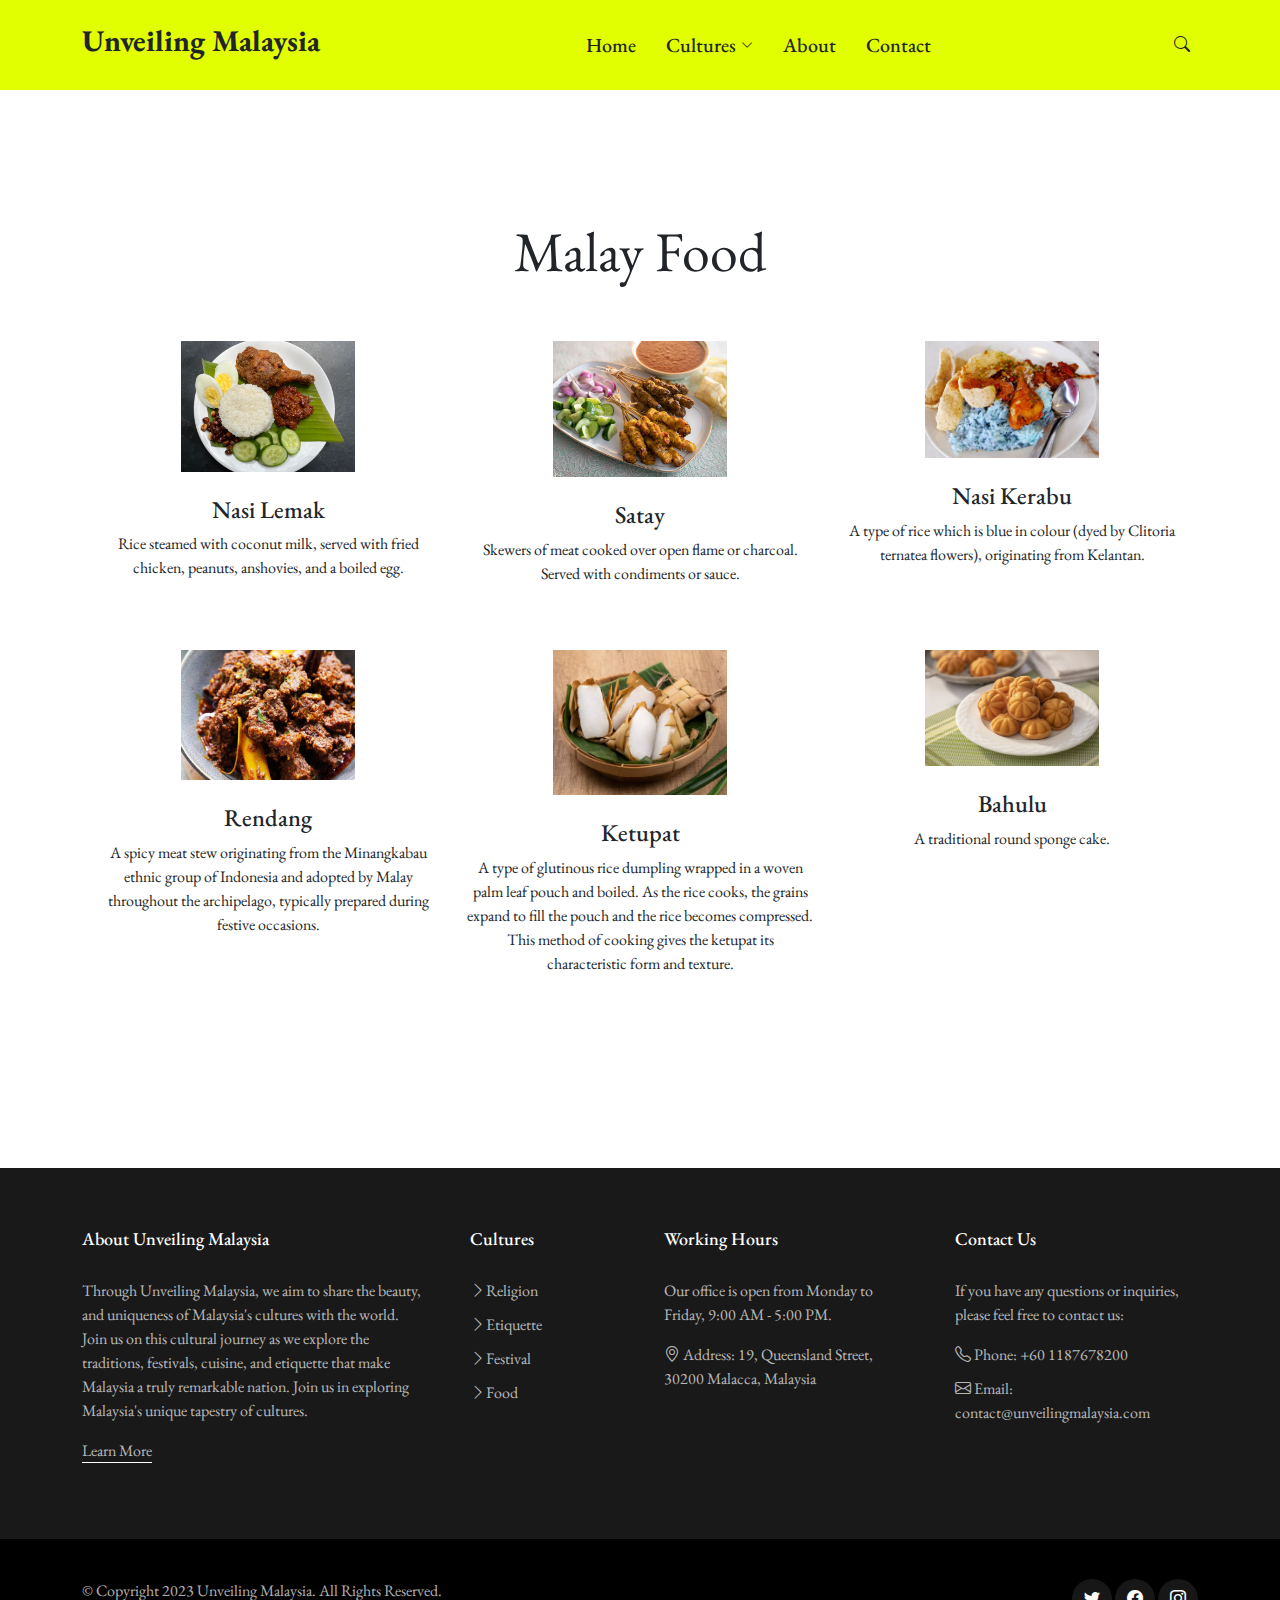
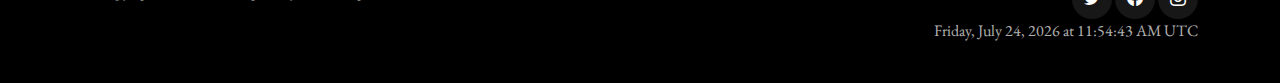
<file: malayfood.html>
<!DOCTYPE html>
<html lang="en">

<head>
  <meta charset="utf-8">
  <meta content="width=device-width, initial-scale=1.0" name="viewport">

  <title>Malay Food</title>
  <meta content="" name="description">
  <meta content="" name="keywords">

  <!-- Favicons -->
  <link href="assets/img/favicon.png" rel="icon">
  <link href="assets/img/apple-touch-icon.png" rel="apple-touch-icon">

  <!-- Google Fonts -->
  <link rel="preconnect" href="https://fonts.googleapis.com">
  <link rel="preconnect" href="https://fonts.gstatic.com" crossorigin>
  <link
    href="https://fonts.googleapis.com/css2?family=EB+Garamond:wght@400;500&family=Inter:wght@400;500&family=Playfair+Display:ital,wght@0,400;0,700;1,400;1,700&display=swap"
    rel="stylesheet">

  <!-- Vendor CSS Files -->
  <link href="assets/vendor/bootstrap/css/bootstrap.min.css" rel="stylesheet">
  <link href="assets/vendor/bootstrap-icons/bootstrap-icons.css" rel="stylesheet">
  <link href="assets/vendor/swiper/swiper-bundle.min.css" rel="stylesheet">
  <link href="assets/vendor/glightbox/css/glightbox.min.css" rel="stylesheet">
  <link href="assets/vendor/aos/aos.css" rel="stylesheet">

  <!-- Template Main CSS Files -->
  <link href="assets/css/variables.css" rel="stylesheet">
  <link href="assets/css/main.css" rel="stylesheet">

</head>

<body>
  <!-- ======= Header ======= -->
  <header id="header" class="header d-flex align-items-center fixed-top">
    <div class="container-fluid container-xl d-flex align-items-center justify-content-between">

      <a href="index.html" class="logo d-flex align-items-center">
        <h1>Unveiling Malaysia</h1>
      </a>

      <nav id="navbar" class="navbar">
        <ul>
          <li><a href="index.html">Home</a></li>
          <li class="dropdown">
            <a href="culture.html">
              <span>Cultures</span> <i class="bi bi-chevron-down dropdown-indicator"></i>
            </a>
            <ul>
              <li class="dropdown">
                <a href="etiquette.html">
                  <span>Etiquette</span> <i class="bi bi-chevron-down dropdown-indicator"></i>
                </a>
                <ul>
                  <li><a href="basic_etiquette.html">Basic Etiquette</a></li>
                  <li><a href="giftgiving.html">Gift Giving</a></li>
                  <li><a href="visiting.html">Visiting</a></li>
                  <li><a href="dining.html">Dining</a></li>
                </ul>
              </li>
              <li><a href="religious.html">Religion</a></li>
              <li><a href="festivals.html">Festival</a></li>
              <li><a href="food.html">Food</a></li>
            </ul>
          </li>
          <li><a href="about.html">About</a></li>
          <li><a href="contact.html">Contact</a></li>
        </ul>
      </nav>


      <div class="position-relative">


        <a href="#" class="mx-2 js-search-open"><span class="bi-search"></span></a>
        <i class="bi bi-list mobile-nav-toggle"></i>

        <!-- ======= Search Form ======= -->
        <div class="search-form-wrap js-search-form-wrap">
          <form action="search-result.html" class="search-form">
            <span class="icon bi-search"></span>
            <input type="text" placeholder="Search" class="form-control">
            <button class="btn js-search-close"><span class="bi-x"></span></button>
          </form>
        </div><!-- End Search Form -->

      </div>

    </div>

  </header><!-- End Header -->


  <main id="main">
    <section>
      <div class="container" data-aos="fade-up">
        <div class="row">
          <div class="col-lg-12 text-center mb-5">
          </div>
        </div>

        <div class="row mb-5">

          <section>
            <div class="container" data-aos="fade-up">
              <div class="row">
                <div class="col-12 text-center mb-5">
                  <div class="row justify-content-center">
                    <div class="col-lg-6">
                      <h2 class="display-4">Malay Food</h2>
                    </div>
                  </div>
                </div>
                <div class="col-lg-4 text-center mb-5">
                  <img src="assets/img/nasilemak.jpeg" alt="" class="img-fluid square w-50 mb-4">
                  <h4>Nasi Lemak</h4>
                  <p>Rice steamed with coconut milk, served with fried chicken, peanuts, anshovies, and a boiled egg.
                  </p>
                </div>
                <div class="col-lg-4 text-center mb-5">
                  <img src="assets/img/satay.jpg" alt="" class="img-fluid square w-50 mb-4">
                  <h4>Satay</h4>
                  <p>Skewers of meat cooked over open flame or charcoal. Served with condiments or sauce.</p>
                </div>
                <div class="col-lg-4 text-center mb-5">
                  <img src="assets/img/nasi_kerabu.jpg" alt="" class="img-fluid square w-50 mb-4">
                  <h4>Nasi Kerabu</h4>
                  <p>A type of rice which is blue in colour (dyed by Clitoria ternatea flowers), originating from
                    Kelantan.</p>
                </div>
                <div class="col-lg-4 text-center mb-5">
                  <img src="assets/img/rendang.jpg" alt="" class="img-fluid square w-50 mb-4">
                  <h4>Rendang</h4>
                  <p>A spicy meat stew originating from the Minangkabau ethnic group of Indonesia and adopted by Malay
                    throughout the archipelago, typically prepared during festive occasions.</p>
                </div>
                <div class="col-lg-4 text-center mb-5">
                  <img src="assets/img/ketupat.jpg" alt="" class="img-fluid square w-50 mb-4">
                  <h4>Ketupat</h4>
                  <p>A type of glutinous rice dumpling wrapped in a woven palm leaf pouch and boiled. As the rice cooks,
                    the grains expand to fill the pouch and the rice becomes compressed. This method of cooking gives
                    the ketupat its characteristic form and texture.</p>
                </div>
                <div class="col-lg-4 text-center mb-5">
                  <img src="assets/img/bahulu.jpeg" alt="" class="img-fluid square w-50 mb-4">
                  <h4>Bahulu</h4>
                  <p>A traditional round sponge cake.</p>
                </div>
              </div>
            </div>
          </section>



        </div>

      </div>


    </section>



  </main><!-- End #main -->

  <!-- ======= Footer ======= -->
  <footer id="footer" class="footer">
    <div class="footer-content">
      <div class="container">
        <div class="row g-5">
          <div class="col-lg-4">
            <h3 class="footer-heading">About Unveiling Malaysia</h3>
            <p>Through Unveiling Malaysia, we aim to share the beauty,
              and uniqueness of Malaysia's cultures with the world. Join us on this cultural journey as we explore the
              traditions,
              festivals, cuisine, and etiquette that make Malaysia a truly remarkable nation. Join us in exploring
              Malaysia's unique tapestry of cultures.</p>
            <p><a href="about.html" class="footer-link-more">Learn More</a></p>
          </div>
          <div class="col-6 col-lg-2">
            <h3 class="footer-heading">Cultures</h3>
            <ul class="footer-links list-unstyled">
              <li><a href="religious.html"><i class="bi bi-chevron-right"></i>Religion</a></li>
              <li><a href="etiquette.html"><i class="bi bi-chevron-right"></i>Etiquette</a></li>
              <li><a href="festivals"><i class="bi bi-chevron-right"></i>Festival</a></li>
              <li><a href="food.html"><i class="bi bi-chevron-right"></i>Food</a></li>
            </ul>
          </div>
          <div class="col-lg-3">
            <h3 class="footer-heading">Working Hours</h3>
            <p>Our office is open from Monday to Friday, 9:00 AM - 5:00 PM.</p>
            <ul class="footer-links list-unstyled">
              <li><i class="bi bi-geo-alt"></i> Address: 19, Queensland Street, 30200 Malacca, Malaysia</li>
            </ul>
          </div>
          <div class="col-lg-3">
            <h3 class="footer-heading">Contact Us</h3>
            <p>If you have any questions or inquiries, please feel free to contact us:</p>
            <ul class="footer-links list-unstyled">
              <li><i class="bi bi-telephone"></i> Phone: +60 1187678200</li>
              <li><i class="bi bi-envelope"></i> Email: contact@unveilingmalaysia.com</li>
            </ul>
          </div>

        </div>
      </div>
    </div>
    <div class="footer-legal">
      <div class="container">
        <div class="row justify-content-between">
          <div class="col-md-6 text-center text-md-start mb-3 mb-md-0">
            <div class="copyright">
              © Copyright 2023 <strong><span>Unveiling Malaysia</span></strong>. All Rights Reserved.
            </div>
          </div>
          <!-- Add a section for displaying the date and time -->
          <div class="col-md-6">
            <div class="social-links mb-3 mb-lg-0 text-center text-md-end">
              <a href="#" class="twitter"><i class="bi bi-twitter"></i></a>
              <a href="#" class="facebook"><i class="bi bi-facebook"></i></a>
              <a href="#" class="instagram"><i class="bi bi-instagram"></i></a>
            </div>
            <!-- Display the date and time -->
            <p id="datetime" class="mb-0 text-center text-md-end"></p>
          </div>
        </div>
      </div>
    </div>
  </footer>

  <!-- JavaScript to display the date and time in the footer -->
  <script>
    function displayDateTime() {
      const dateTimeElement = document.getElementById('datetime');
      const options = {
        weekday: 'long',
        year: 'numeric',
        month: 'long',
        day: 'numeric',
        hour: 'numeric',
        minute: 'numeric',
        second: 'numeric',
        timeZoneName: 'short'
      };
      const currentDateTime = new Date().toLocaleDateString('en-US', options);
      dateTimeElement.textContent = currentDateTime;
    }
    // Call the function to display date and time
    displayDateTime();
  </script>

  <a href="#" class="scroll-top d-flex align-items-center justify-content-center"><i
      class="bi bi-arrow-up-short"></i></a>

  <!-- Vendor JS Files -->
  <script src="assets/vendor/bootstrap/js/bootstrap.bundle.min.js"></script>
  <script src="assets/vendor/swiper/swiper-bundle.min.js"></script>
  <script src="assets/vendor/glightbox/js/glightbox.min.js"></script>
  <script src="assets/vendor/aos/aos.js"></script>
  <script src="assets/vendor/php-email-form/validate.js"></script>

  <!-- Template Main JS File -->
  <script src="assets/js/main.js"></script>

</body>

</html>
</file>
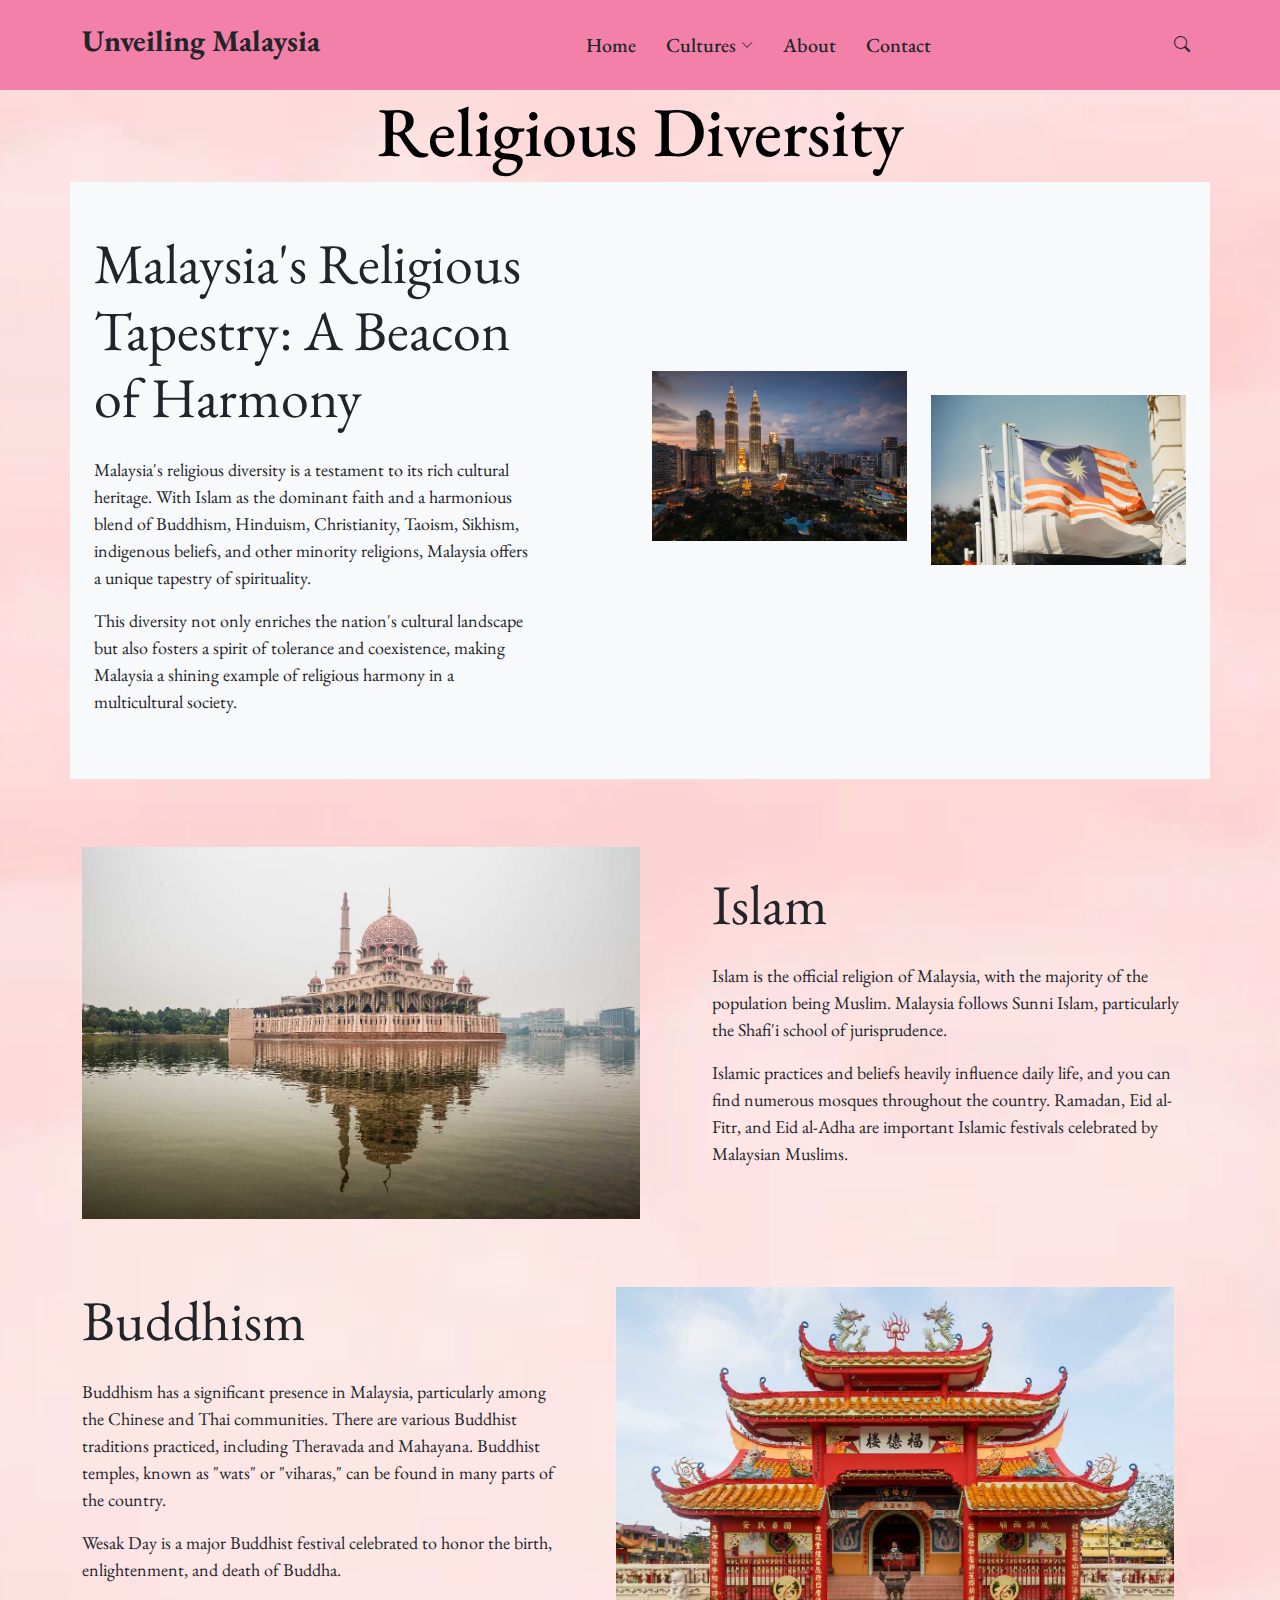
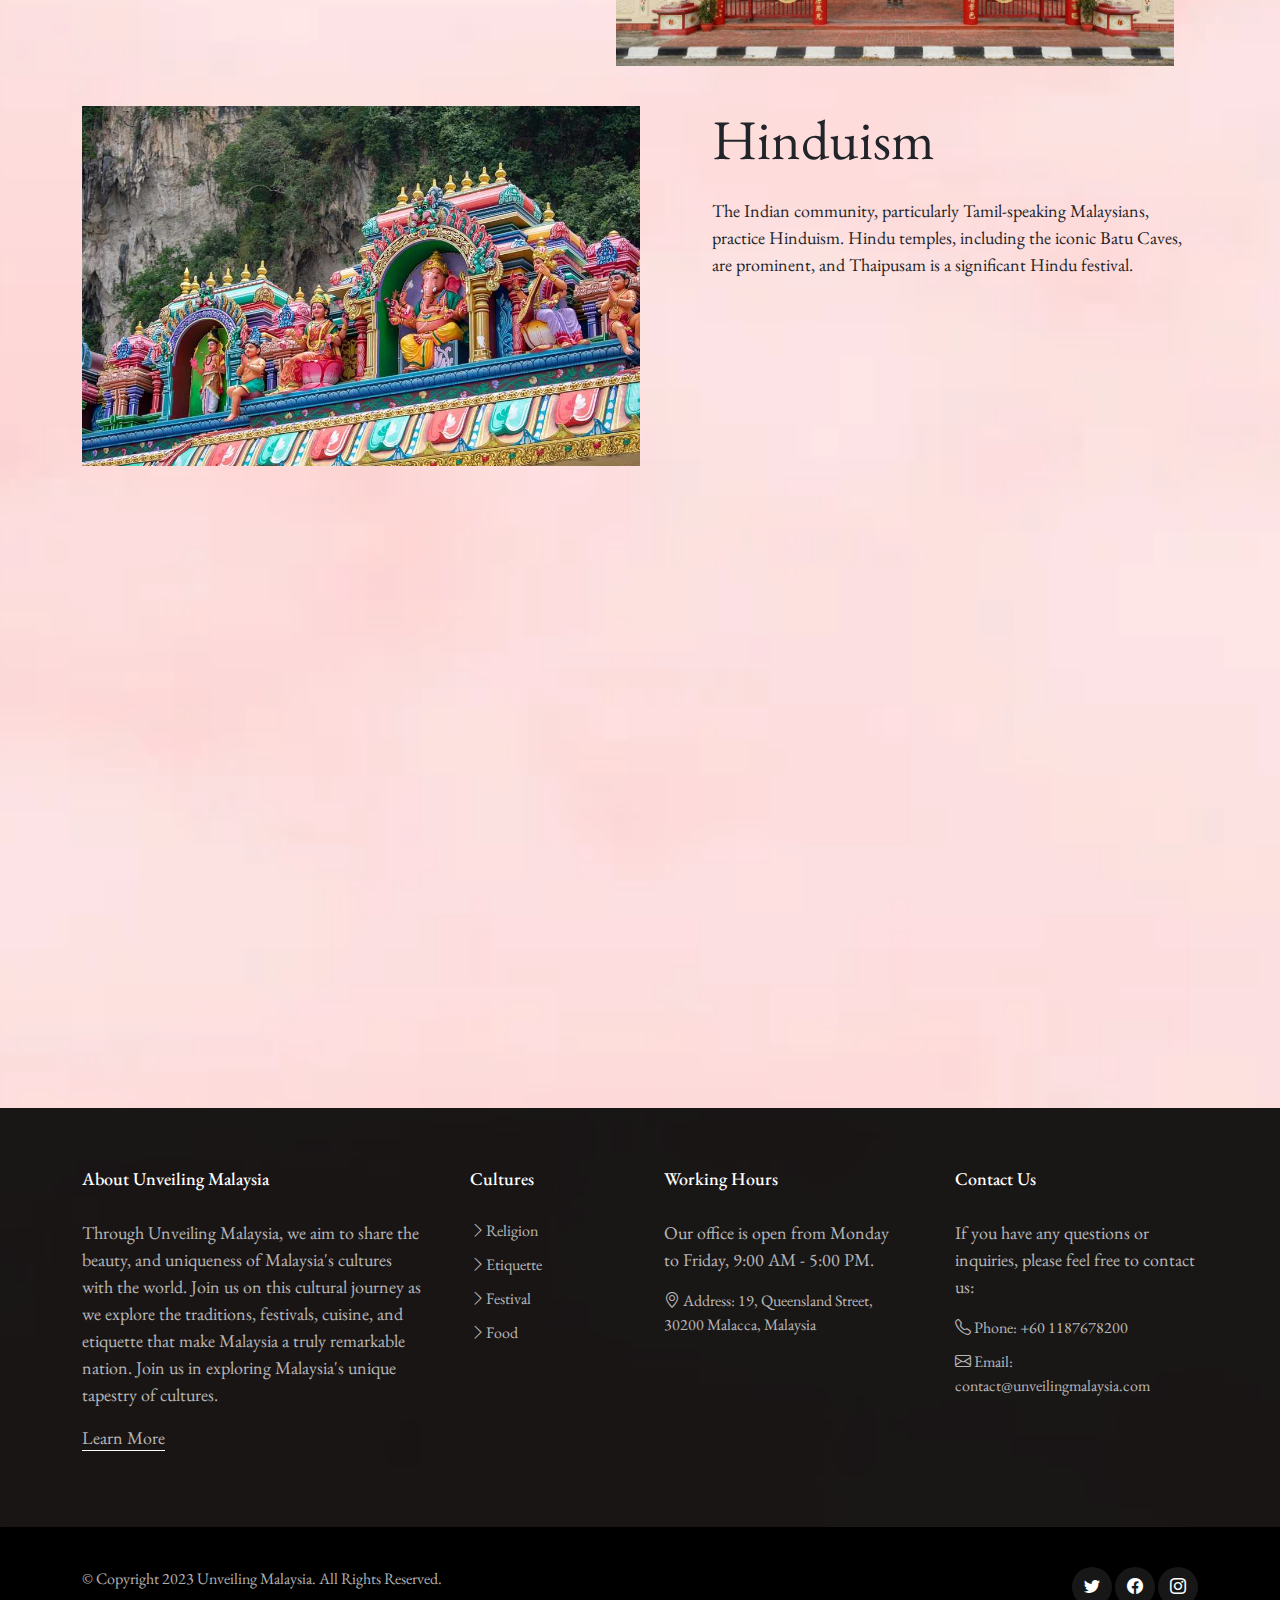
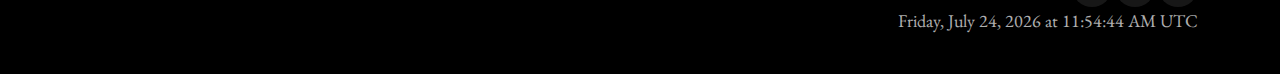
<file: religious.html>
<!DOCTYPE html>
<html lang="en">

<head>
  <meta charset="utf-8">
  <meta content="width=device-width, initial-scale=1.0" name="viewport">

  <title>Unveiling Malaysia</title>
  <meta content="" name="description">
  <meta content="" name="keywords">

  <!-- Favicons -->
  <link href="assets/img/1.png" rel="icon">
  <link href="assets/img/2.png" rel="apple-touch-icon">

  <!-- Google Fonts -->
  <link rel="preconnect" href="https://fonts.googleapis.com">
  <link rel="preconnect" href="https://fonts.gstatic.com" crossorigin>
  <link
    href="https://fonts.googleapis.com/css2?family=EB+Garamond:wght@400;500&family=Inter:wght@400;500&family=Playfair+Display:ital,wght@0,400;0,700;1,400;1,700&display=swap"
    rel="stylesheet">

  <!-- Vendor CSS Files -->
  <link href="assets/vendor/bootstrap/css/bootstrap.min.css" rel="stylesheet">
  <link href="assets/vendor/bootstrap-icons/bootstrap-icons.css" rel="stylesheet">
  <link href="assets/vendor/swiper/swiper-bundle.min.css" rel="stylesheet">
  <link href="assets/vendor/glightbox/css/glightbox.min.css" rel="stylesheet">
  <link href="assets/vendor/aos/aos.css" rel="stylesheet">

  <style>
    /* Header Section */
    #header {
      background-color: #F380A8;
    }

    /* Body Section */
    body {
      background-image: url('assets/img/bgp.jpg');
      background-size: cover;
      background-repeat: no-repeat;
      background-position: center;
    }

    h2.page-title {
      margin-top: 50px;
      /* Adjust the margin-top value as needed */
      margin-bottom: 60px;
      /* Adjust the margin-bottom value as needed */
    }

    /* Section Styles for Margin and Background */
    section.mb-5.bg-light.py-5 {
      margin-top: -100px;
      margin-bottom: 100px;
    }

    /* Styles for Post Entries */
    .d-md-flex.post-entry-2.half {
      margin-bottom: 20px;
      margin-top: 20px;
    }

    /* Styles for the Last Post Entry in the List */
    .d-md-flex.post-entry-2.half:last-child {
      margin-bottom: -100px;
    }

    /* Styles for Heading Elements */
    h2 {
      font-size: 26px;
    }

    /* Styles for Subheading Elements */
    h4 {
      font-size: 26px;
    }

    /* Styles for Paragraph Elements */
    p {
      font-size: 18px;
    }

    /* Keyframes Animation for Scaling */
    @keyframes scaleAnimation {
      0% {
        transform: scale(1);
      }

      100% {
        transform: scale(1.1);
      }
    }

    /* Container with Smooth Transition */
    .animated-container {
      transition: transform 0.3s ease;
    }

    /* Apply Scale Animation */
    .animate {
      animation: scaleAnimation 0.5s forwards;
    }
  </style>

  <!-- Main CSS Files -->
  <link href="assets/css/variables.css" rel="stylesheet">
  <link href="assets/css/main.css" rel="stylesheet">
</head>

<body>
  <!-- ======= Header ======= -->
  <header id="header" class="header d-flex align-items-center fixed-top">
    <div class="container-fluid container-xl d-flex align-items-center justify-content-between">

      <a href="index.html" class="logo d-flex align-items-center">
        <h1>Unveiling Malaysia</h1>
      </a>

      <nav id="navbar" class="navbar">
        <ul>
          <li><a href="index.html">Home</a></li>
          <li class="dropdown">
            <a href="culture.html">
              <span>Cultures</span> <i class="bi bi-chevron-down dropdown-indicator"></i>
            </a>
            <ul>
              <li class="dropdown">
                <a href="etiquette.html">
                  <span>Etiquette</span> <i class="bi bi-chevron-down dropdown-indicator"></i>
                </a>
                <ul>
                  <li><a href="basic_etiquette.html">Basic Etiquette</a></li>
                  <li><a href="giftgiving.html">Gift Giving</a></li>
                  <li><a href="visiting.html">Visiting</a></li>
                  <li><a href="dining.html">Dining</a></li>
                </ul>
              </li>
              <li><a href="religious.html">Religion</a></li>
              <li><a href="festivals.html">Festival</a></li>
              <li><a href="food.html">Food</a></li>
            </ul>
          </li>
          <li><a href="about.html">About</a></li>
          <li><a href="contact.html">Contact</a></li>
        </ul>
      </nav>

      <div class="position-relative">


        <a href="#" class="mx-2 js-search-open"><span class="bi-search"></span></a>
        <i class="bi bi-list mobile-nav-toggle"></i>

        <!-- ======= Search Form ======= -->
        <div class="search-form-wrap js-search-form-wrap">
          <form action="search-result.html" class="search-form">
            <input type="text" placeholder="Search" class="form-control">
            <button class="btn js-search-close"><span class="bi-x"></span></button>
          </form>
        </div><!-- End Search Form -->

      </div>

    </div>

  </header>
  <!-- End Header -->

  <section>
    <div class="container" data-aos="fade-up">
      <div class="row">
        <div class="col-lg-12 text-center mb-5">
          <h2 class="page-title">Religious Diversity</h2>
        </div>
      </div>

      <div class="row mb-5">

        <section class="mb-5 bg-light py-5">
          <div class="container" data-aos="fade-up">
            <div class="row justify-content-between align-items-lg-center">
              <div class="col-lg-5 mb-4 mb-lg-0">
                <h2 class="display-4 mb-4">Malaysia's Religious Tapestry: A Beacon of Harmony</h2>
                <p>Malaysia's religious diversity is a testament to its rich cultural heritage. With Islam as the
                  dominant faith and a harmonious blend of Buddhism, Hinduism, Christianity, Taoism, Sikhism, indigenous
                  beliefs, and other minority religions, Malaysia offers a unique tapestry of spirituality. </p>
                <p>This diversity not only enriches the nation's cultural landscape but also fosters a spirit of
                  tolerance and coexistence, making Malaysia a shining example of religious harmony in a multicultural
                  society.</p>
              </div>
              <div class="col-lg-6">
                <div class="row">
                  <div class="col-6">
                    <img src="assets/img/malaysia1.jpg" alt="" class="img-fluid mb-4">
                  </div>
                  <div class="col-6 mt-4">
                    <img src="assets/img/malaysia2.jpg" alt="" class="img-fluid mb-4">
                  </div>
                </div>
              </div>
            </div>
          </div>
        </section>


        <div class="d-md-flex post-entry-2 half islam-container">
          <a href="#" class="me-4 thumbnail">
            <img src="assets/img/religious1.jpg" alt="" class="img-fluid">
          </a>
          <div class="ps-md-5 mt-4 mt-md-0">
            <h2 class="mb-4 display-4"></h2>
            <h2 class="mb-4 display-4">Islam</h2>
            <p>Islam is the official religion of Malaysia, with the majority of the population being Muslim. Malaysia
              follows Sunni Islam, particularly the Shafi'i school of jurisprudence.</p>
            <p>Islamic practices and beliefs heavily influence daily life, and you can find numerous mosques throughout
              the country. Ramadan, Eid al-Fitr, and Eid al-Adha are important Islamic festivals celebrated by Malaysian
              Muslims.</p>
          </div>
        </div>

        <div class="d-md-flex post-entry-2 half mt-5 buddhism-container">
          <a href="#" class="me-4 thumbnail order-2">
            <img src="assets/img/religious2.jpg" alt="" class="img-fluid">
          </a>
          <div class="pe-md-5 mt-4 mt-md-0">
            <h2 class="mb-4 display-4">Buddhism</h2>
            <p>Buddhism has a significant presence in Malaysia, particularly among the Chinese and Thai communities.
              There are various Buddhist traditions practiced, including Theravada and Mahayana. Buddhist temples, known
              as "wats" or "viharas," can be found in many parts of the country.</p>
            <p>Wesak Day is a major Buddhist festival celebrated to honor the birth, enlightenment, and death of Buddha.
            </p>
          </div>
        </div>

        <div class="d-md-flex post-entry-2 half hinduism-container">
          <a href="#" class="me-4 thumbnail">
            <img src="assets/img/religious4.jpg" alt="" class="img-fluid">
          </a>
          <div class="ps-md-5 mt-4 mt-md-0">
            <h2 class="mb-4 display-4">Hinduism</h2>
            <p>The Indian community, particularly Tamil-speaking Malaysians, practice Hinduism. Hindu temples, including
              the iconic Batu Caves, are prominent, and Thaipusam is a significant Hindu festival.</p>
          </div>
        </div>

      </div>

    </div>
  </section>

  <section>
    <div class="container" data-aos="fade-up">
      <div class="row">
        <div class="col-12 text-center mb-5">
          <div class="row justify-content-center">
            <div class="col-lg-6">
              <h2 class="display-4">Other religions</h2>
              <p>Other religious groups that include animists, Confucianists, Taoists, Sikhs, Jehovah’s Witnesses, The
                Church of Jesus Christ of Latter-day Saints (Church of Jesus Christ), and Baha’is. </p>
            </div>
          </div>
        </div>
        <div class="col-lg-4 text-center mb-5 christianity-container">
          <img src="assets/img/religious3.jpg" alt="" class="img-fluid rounded-circle w-50 mb-4">
          <h4>Christianity</h4>
          <p>A diverse range of ethnic groups, including Malays, Chinese, and indigenous peoples, practice Christianity.
            Christmas and Easter are celebrated, with various Christian denominations present.</p>
        </div>
        <div class="col-lg-4 text-center mb-5 taoism-confucianism-container">
          <img src="assets/img/religious5.jpg" alt="" class="img-fluid rounded-circle w-50 mb-4">
          <h4>Taoism and Confucianism</h4>
          <p>The Chinese community in Malaysia follows these philosophical and religious traditions, influencing their
            cultural and ethical values.</p>
        </div>
        <div class="col-lg-4 text-center mb-5 sikhism-container">
          <img src="assets/img/religious6.jpg" alt="" class="img-fluid rounded-circle w-50 mb-4">
          <h4>Sikhism</h4>
          <p>Sikhs, primarily among the Indian community, adhere to the Sikh faith and gather in gurdwaras (Sikh
            temples) for worship and community activities.</p>
        </div>
      </div>
    </div>
    </div>


    </div>
    </div>
  </section>

  <!-- ======= Footer ======= -->
  <footer id="footer" class="footer">
    <div class="footer-content">
      <div class="container">
        <div class="row g-5">
          <div class="col-lg-4">
            <h3 class="footer-heading">About Unveiling Malaysia</h3>
            <p>Through Unveiling Malaysia, we aim to share the beauty,
              and uniqueness of Malaysia's cultures with the world. Join us on this cultural journey as we explore the
              traditions,
              festivals, cuisine, and etiquette that make Malaysia a truly remarkable nation. Join us in exploring
              Malaysia's unique tapestry of cultures.</p>
            <p><a href="about.html" class="footer-link-more">Learn More</a></p>
          </div>
          <div class="col-6 col-lg-2">
            <h3 class="footer-heading">Cultures</h3>
            <ul class="footer-links list-unstyled">
              <li><a href="religious.html"><i class="bi bi-chevron-right"></i>Religion</a></li>
              <li><a href="etiquette.html"><i class="bi bi-chevron-right"></i>Etiquette</a></li>
              <li><a href="festivals"><i class="bi bi-chevron-right"></i>Festival</a></li>
              <li><a href="food.html"><i class="bi bi-chevron-right"></i>Food</a></li>
            </ul>
          </div>
          <div class="col-lg-3">
            <h3 class="footer-heading">Working Hours</h3>
            <p>Our office is open from Monday to Friday, 9:00 AM - 5:00 PM.</p>
            <ul class="footer-links list-unstyled">
              <li><i class="bi bi-geo-alt"></i> Address: 19, Queensland Street, 30200 Malacca, Malaysia</li>
            </ul>
          </div>
          <div class="col-lg-3">
            <h3 class="footer-heading">Contact Us</h3>
            <p>If you have any questions or inquiries, please feel free to contact us:</p>
            <ul class="footer-links list-unstyled">
              <li><i class="bi bi-telephone"></i> Phone: +60 1187678200</li>
              <li><i class="bi bi-envelope"></i> Email: contact@unveilingmalaysia.com</li>
            </ul>
          </div>

        </div>
      </div>
    </div>
    <div class="footer-legal">
      <div class="container">
        <div class="row justify-content-between">
          <div class="col-md-6 text-center text-md-start mb-3 mb-md-0">
            <div class="copyright">
              © Copyright 2023 <strong><span>Unveiling Malaysia</span></strong>. All Rights Reserved.
            </div>
          </div>
          <!-- Add a section for displaying the date and time -->
          <div class="col-md-6">
            <div class="social-links mb-3 mb-lg-0 text-center text-md-end">
              <a href="#" class="twitter"><i class="bi bi-twitter"></i></a>
              <a href="#" class="facebook"><i class="bi bi-facebook"></i></a>
              <a href="#" class="instagram"><i class="bi bi-instagram"></i></a>
            </div>
            <!-- Display the date and time -->
            <p id="datetime" class="mb-0 text-center text-md-end"></p>
          </div>
        </div>
      </div>
    </div>
  </footer>

  <!-- JavaScript to display the date and time in the footer -->
  <script>
    function displayDateTime() {
      const dateTimeElement = document.getElementById('datetime');
      const options = {
        weekday: 'long',
        year: 'numeric',
        month: 'long',
        day: 'numeric',
        hour: 'numeric',
        minute: 'numeric',
        second: 'numeric',
        timeZoneName: 'short'
      };
      const currentDateTime = new Date().toLocaleDateString('en-US', options);
      dateTimeElement.textContent = currentDateTime;
    }
    // Call the function to display date and time
    displayDateTime();
  </script>

  <!-- JavaScript for container animation -->
  <script>
    // Get references to the container elements
    const islamContainer = document.querySelector('.islam-container');
    const buddhismContainer = document.querySelector('.buddhism-container');
    const hinduismContainer = document.querySelector('.hinduism-container');
    const christianityContainer = document.querySelector('.christianity-container');
    const taoismConfucianismContainer = document.querySelector('.taoism-confucianism-container');
    const sikhismContainer = document.querySelector('.sikhism-container');

    // Function to add the animation class
    function addAnimation(container) {
      container.classList.add('animate'); // Add the animation class
    }

    // Function to remove the animation class
    function removeAnimation(container) {
      container.classList.remove('animate'); // Remove the animation class
    }

    // Add event listeners to trigger the animation for each container
    islamContainer.addEventListener('mouseenter', () => addAnimation(islamContainer));
    islamContainer.addEventListener('mouseleave', () => removeAnimation(islamContainer));

    buddhismContainer.addEventListener('mouseenter', () => addAnimation(buddhismContainer));
    buddhismContainer.addEventListener('mouseleave', () => removeAnimation(buddhismContainer));

    hinduismContainer.addEventListener('mouseenter', () => addAnimation(hinduismContainer));
    hinduismContainer.addEventListener('mouseleave', () => removeAnimation(hinduismContainer));

    christianityContainer.addEventListener('mouseenter', () => addAnimation(christianityContainer));
    christianityContainer.addEventListener('mouseleave', () => removeAnimation(christianityContainer));

    taoismConfucianismContainer.addEventListener('mouseenter', () => addAnimation(taoismConfucianismContainer));
    taoismConfucianismContainer.addEventListener('mouseleave', () => removeAnimation(taoismConfucianismContainer));

    sikhismContainer.addEventListener('mouseenter', () => addAnimation(sikhismContainer));
    sikhismContainer.addEventListener('mouseleave', () => removeAnimation(sikhismContainer));
  </script>


  <a href="#" class="scroll-top d-flex align-items-center justify-content-center"><i
      class="bi bi-arrow-up-short"></i></a>

  <!-- Vendor JS Files -->
  <script src="assets/vendor/bootstrap/js/bootstrap.bundle.min.js"></script>
  <script src="assets/vendor/swiper/swiper-bundle.min.js"></script>
  <script src="assets/vendor/glightbox/js/glightbox.min.js"></script>
  <script src="assets/vendor/aos/aos.js"></script>
  <script src="assets/vendor/php-email-form/validate.js"></script>

  <!-- Template Main JS File -->
  <script src="assets/js/main.js"></script>

</body>

</html>
</file>
<file: assets/css/variables.css>
/**
* Template Name: ZenBlog
* File: variables.css
* Description: Easily customize colors, typography, and other repetitive properties used in the template main stylesheet file main.css
* 
* Template URL: https://bootstrapmade.com/zenblog-bootstrap-blog-template/
* Author: BootstrapMade.com
* License: https://bootstrapmade.com/license/
* 
* Contents:
* 1. ZenBlog template variables 
* 2. Override default Bootstrap variables
* 3. Set color and background class names
*
* Learn more about CSS variables at https://developer.mozilla.org/en-US/docs/Web/CSS/Using_CSS_custom_properties
*/

/*--------------------------------------------------------------
# 1. ZenBlog template variables 
--------------------------------------------------------------*/
:root {

  /* Fonts */
  --font-default: 'EB Garamond', system-ui, -apple-system, "Segoe UI", Roboto, "Helvetica Neue", Arial, "Noto Sans", "Liberation Sans", sans-serif, "Apple Color Emoji", "Segoe UI Emoji", "Segoe UI Symbol", "Noto Color Emoji";
  --font-primary: 'EB Garamond', serif; /*'Playfair Display', serif;*/
  --font-secondary: 'Inter', sans-serif;

  /* Colors */
  /* The *-rgb color names are simply the RGB converted value of the corresponding color for use in the rgba() function */

  /* Default text color */
  --color-default: #212529;
  --color-default-rgb: 33, 37, 41;

  /* Defult links color */
  --color-links: #212529;
  --color-links-hover: #15171a;

  /* Primay colors */
  --color-primary: #212529;
  --color-primary-light: #26282c;
  --color-primary-dark: #0b0c0e;

  --color-primary-rgb: 33, 37, 41;
  --color-primary-light-rgb: 38, 40, 44;
  --color-primary-dark-rgb: 11, 12, 14;

  /* Secondary colors */
  --color-secondary: #596d80;
  --color-secondary-light: #8498aa;
  --color-secondary-dark: #404f5c;

  --color-secondary-rgb: 89, 109, 128;
  --color-secondary-light-rgb: 132, 152, 170;
  --color-secondary-dark-rgb: 64, 79, 92;

  /* General colors */
  --color-blue: #0d6efd;
  --color-blue-rgb: 13, 110, 253;

  --color-indigo: #6610f2;
  --color-indigo-rgb: 102, 16, 242;

  --color-purple: #6f42c1;
  --color-purple-rgb: 111, 66, 193;
  
  --color-pink: #f3268c;
  --color-pink-rgb: 243, 38, 140;

  --color-red: #df1529;
  --color-red-rgb: 223, 21, 4;

  --color-orange: #fd7e14;
  --color-orange-rgb: 253, 126, 20;

  --color-yellow: #ffc107;
  --color-yellow-rgb: 255, 193, 7;

  --color-green: #059652;
  --color-green-rgb: 5, 150, 82;

  --color-teal: #20c997;
  --color-teal-rgb: 32, 201, 151;

  --color-cyan: #0dcaf0;
  --color-cyan-rgb: 13, 202, 240;

  --color-white: #ffffff;
  --color-white-rgb: 255, 255, 255;

  --color-gray: #6c757d;
  --color-gray-rgb: 108, 117, 125;

  --color-black: #000000;
  --color-black-rgb: 0, 0, 0;
}

/*--------------------------------------------------------------
# 2. Override default Bootstrap variables
--------------------------------------------------------------*/
:root {
  --bs-blue: var(--color-blue);
  --bs-indigo: var(--color-indigo);
  --bs-purple: var(--color-purple);
  --bs-pink: var(--color-pink);
  --bs-red: var(--color-red);
  --bs-orange: var(--color-orange);
  --bs-yellow: var(--color-yellow);
  --bs-green: var(--color-green);
  --bs-teal: var(--color-teal);
  --bs-cyan: var(--color-cyan);
  --bs-white: var(--color-white);
  --bs-gray: var(--color-gray);
  --bs-gray-dark: #343a40;
  --bs-gray-100: #f8f9fa;
  --bs-gray-200: #e9ecef;
  --bs-gray-300: #dee2e6;
  --bs-gray-400: #ced4da;
  --bs-gray-500: #adb5bd;
  --bs-gray-600: #6c757d;
  --bs-gray-700: #495057;
  --bs-gray-800: #343a40;
  --bs-gray-900: #212529;
  --bs-primary: var(--color-blue);
  --bs-secondary: var(--color-blue);
  --bs-success: #198754;
  --bs-info: #0dcaf0;
  --bs-warning: #ffc107;
  --bs-danger: #dc3545;
  --bs-light: #f8f9fa;
  --bs-dark: #212529;
  --bs-primary-rgb: var(--color-primary-rgb);
  --bs-secondary-rgb: var(--color-secondary-rgb);
  --bs-success-rgb: 25, 135, 84;
  --bs-info-rgb: 13, 202, 240;
  --bs-warning-rgb: 255, 193, 7;
  --bs-danger-rgb: 220, 53, 69;
  --bs-light-rgb: 248, 249, 250;
  --bs-dark-rgb: 33, 37, 41;
  --bs-white-rgb: var(--color-white-rgb);
  --bs-black-rgb: var(--color-black-rgb);
  --bs-body-color-rgb: var(--color-default-rgb);
  --bs-body-bg-rgb: 255, 255, 255;
  --bs-font-sans-serif: var(--font-default);
  --bs-font-monospace: SFMono-Regular, Menlo, Monaco, Consolas, "Liberation Mono", "Courier New", monospace;
  --bs-gradient: linear-gradient(180deg, rgba(255, 255, 255, 0.15), rgba(255, 255, 255, 0));
  --bs-body-font-family: var(--font-default);
  --bs-body-font-size: 1rem;
  --bs-body-font-weight: 400;
  --bs-body-line-height: 1.5;
  --bs-body-color: var(--color-default);
  --bs-body-bg: #fff;
}

/*--------------------------------------------------------------
# 3. Set color and background class names
--------------------------------------------------------------*/
/* Fonts */
.font-default { font-family: var(--font-default) !important; }
.font-primary { font-family: var(--font-primary) !important;}
.font-secondary { font-family: var(--font-secondary) !important; }

/* Text Colors */
.color-default { color: var(--color-default) !important; }
.color-links { color: var(--color-links) !important; }
.color-links:hover { color: var(--color-links-hover) !important; }
.color-primary { color: var(--color-primary) !important; }
.color-primary-light { color: var(--color-primary-light) !important; }
.color-primary-dark { color: var(--color-primary-dark) !important; }
.color-secondary { color: var(--color-secondary) !important; }
.color-secondary-light { color: var(--color-secondary-light) !important; }
.color-secondary-dark { color: var(--color-secondary-dark) !important; }
.color-blue { color: var(--color-blue) !important; }
.color-indigo { color: var(--color-indigo) !important; }
.color-purple { color: var(--color-purple) !important; }
.color-pink { color: var(--color-pink) !important; }
.color-red { color: var(--color-red) !important; }
.color-orange { color: var(--color-orange) !important; }
.color-yellow { color: var(--color-yellow) !important; }
.color-green { color: var(--color-green) !important; }
.color-teal { color: var(--color-teal) !important; }
.color-cyan { color: var(--color-cyan) !important; }
.color-white { color: var(--color-white) !important; }
.color-gray { color: var(--color-gray) !important; }
.color-black { color: var(--color-black) !important; }

/* Background Colors */
.bg-default { background-color: var(--color-default) !important; }
.bg-primary { background-color: var(--color-primary) !important; }
.bg-primary-light { background-color: var(--color-primary-light) !important; }
.bg-primary-dark { background-color: var(--color-primary-dark) !important; }
.bg-secondary { background-color: var(--color-secondary) !important; }
.bg-secondary-light { background-color: var(--color-secondary-light) !important; }
.bg-secondary-dark { background-color: var(--color-secondary-dark) !important; }
.bg-blue { background-color: var(--color-blue) !important; }
.bg-indigo { background-color: var(--color-indigo) !important; }
.bg-purple { background-color: var(--color-purple) !important; }
.bg-pink { background-color: var(--color-pink) !important; }
.bg-red { background-color: var(--color-red) !important; }
.bg-orange { background-color: var(--color-orange) !important; }
.bg-yellow { background-color: var(--color-yellow) !important; }
.bg-green { background-color: var(--color-green) !important; }
.bg-teal { background-color: var(--color-teal) !important; }
.bg-cyan { background-color: var(--color-cyan) !important; }
.bg-white { background-color: var(--color-white) !important; }
.bg-gray { background-color: var(--color-gray) !important; }
.bg-black { background-color: var(--color-black) !important; }
</file>
<file: assets/css/main.css>
/**
* Template Name: ZenBlog
* Updated: Jul 27 2023 with Bootstrap v5.3.1
* Template URL: https://bootstrapmade.com/zenblog-bootstrap-blog-template/
* Author: BootstrapMade.com
* License: https:///bootstrapmade.com/license/
*/

/**
* Check out variables.css for easy customization of colors, typography, and other repetitive properties
*/
/*--------------------------------------------------------------
# General
--------------------------------------------------------------*/
:root {
  scroll-behavior: smooth;
}

body {
  color: rgba(var(--color-primary-rgb), 1);
}

a {
  color: var(--color-links);
  text-decoration: none;
}

a:hover {
  color: var(--color-links-hover);
  text-decoration: none;
}

h1,
h2,
h3,
h4,
h5,
h6 {
  font-family: var(--font-primary);
}

#main {
  margin-top: 90px;
}

/*--------------------------------------------------------------
# Sections & Section Header
--------------------------------------------------------------*/
section {
  padding: 40px 0;
  overflow: hidden;
}

.section-header {
  border-bottom: 2px solid var(--color-black);
}

.section-header h2 {
  font-size: 50px;
  color: var(--color-black);
}

.section-header p {
  margin-bottom: 0;
}

/*--------------------------------------------------------------
# Scroll top button
--------------------------------------------------------------*/
.scroll-top {
  position: fixed;
  visibility: hidden;
  opacity: 0;
  right: 15px;
  bottom: 15px;
  z-index: 99999;
  background: var(--color-primary);
  width: 40px;
  height: 40px;
  border-radius: 4px;
  transition: all 0.4s;
}

.scroll-top i {
  font-size: 24px;
  color: #fff;
  line-height: 0;
}

.scroll-top:hover {
  background: rgba(var(--color-primary-rgb), 0.8);
  color: #fff;
}

.scroll-top.active {
  visibility: visible;
  opacity: 1;
}

/*--------------------------------------------------------------
# Page title
--------------------------------------------------------------*/
.page-title {
  font-size: 70px;
  color: var(--color-black);
}

/* Form Input Fieldds */
.form-control:active,
.form-control:focus {
  outline: none;
  box-shadow: none;
  border-color: var(--color-black);
}

.btn:active,
.btn:focus {
  outline: none;
}

.btn.btn-primary {
  background-color: var(--color-black);
  color: var(--color-white);
  border-color: var(--color-black);
}

/*--------------------------------------------------------------
# Header
--------------------------------------------------------------*/
.header {
  height: 90px;
  transition: all 0.5s;
  z-index: 997;
  background: #e1ff00;/*CHANGES*/
}

.header.sticked {
  height: 70px;
}

.header .logo img {
  max-height: 40px;
  margin-right: 6px;
}

.header .logo h1 {
  font-size: 30px;
  font-weight: 700;
  color: var(--color-default);
  font-family: var(--font-primary);
}

.search-form-wrap {
  position: absolute;
  right: 0;
  top: 0;
  z-index: 9;
  transition: 0.3s all ease;
  visibility: hidden;
  opacity: 0;
}

.search-form-wrap .search-form {
  position: relative;
}

.search-form-wrap .search-form .form-control {
  width: 300px;
  border: none;
  box-shadow: 0 15px 20px -10px rgba(var(--color-black-rgb), 0.1);
  padding-left: 40px;
  padding-right: 40px;
}

.search-form-wrap .search-form .form-control:active,
.search-form-wrap .search-form .form-control:focus {
  outline: none;
  box-shadow: none;
}

.search-form-wrap .search-form .icon {
  position: absolute;
  left: 0;
  top: 7px;
  opacity: 0.5;
  left: 10px;
}

.search-form-wrap .search-form .btn {
  position: absolute;
  top: 2px;
  right: 4px;
  padding: 0;
  margin: 0;
  line-height: 1;
  font-size: 30px;
}

.search-form-wrap .search-form .btn:active,
.search-form-wrap .search-form .btn:focus {
  outline: none;
  box-shadow: none;
}

.search-form-wrap.active {
  visibility: visible;
  opacity: 1;
}

section {
  scroll-margin-top: 70px;
}

/*--------------------------------------------------------------
# Desktop Navigation 
--------------------------------------------------------------*/
@media (min-width: 1280px) {
  .navbar {
    padding: 0;
    
  }

  .navbar ul {
    margin: 0;
    padding: 0;
    display: flex;
    list-style: none;
    align-items: center;
  }

  .navbar li {
    position: relative;
  }

  .navbar a,
  .navbar a:focus {
    display: flex;
    align-items: center;
    justify-content: space-between;
    padding: 10px 0 10px 30px;
    font-family: var(--font-default);
    font-size: 20px; /*CHANGES*/
    font-weight: 500;
    color: rgba(var(--color-default-rgb), 1);
    white-space: nowrap;
    transition: 0.3s;
  }

  .navbar a i,
  .navbar a:focus i {
    font-size: 12px;
    line-height: 0;
    margin-left: 5px;
  }

  .navbar a:hover,
  .navbar .active,
  .navbar .active:focus,
  .navbar li:hover>a {
    color: var(--color-default);
  }

  .navbar .getstarted,
  .navbar .getstarted:focus {
    background: var(--color-primary);
    padding: 8px 20px;
    margin-left: 30px;
    border-radius: 4px;
    color: var(--color-white);
  }

  .navbar .getstarted:hover,
  .navbar .getstarted:focus:hover {
    color: var(--color-white);
    background: rgba(var(--color-primary-rgb), 0.8);
  }

  .navbar .dropdown ul {
    display: block;
    position: absolute;
    left: 14px;
    top: calc(100% + 30px);
    margin: 0;
    padding: 10px 0;
    z-index: 99;
    opacity: 0;
    visibility: hidden;
    background: var(--color-white);
    box-shadow: 0px 0px 30px rgba(127, 137, 161, 0.25);
    transition: 0.3s;
    border-radius: 4px;
  }

  .navbar .dropdown ul li {
    min-width: 200px;
  }

  .navbar .dropdown ul a {
    padding: 10px 20px;
    font-size: 15px;
    text-transform: none;
    font-weight: 400;
  }

  .navbar .dropdown ul a i {
    font-size: 12px;
  }

  .navbar .dropdown ul a:hover,
  .navbar .dropdown ul .active:hover,
  .navbar .dropdown ul li:hover>a {
    color: var(--color-primary);
  }

  .navbar .dropdown:hover>ul {
    opacity: 1;
    top: 100%;
    visibility: visible;
  }

  .navbar .dropdown .dropdown ul {
    top: 0;
    left: calc(100% - 30px);
    visibility: hidden;
  }

  .navbar .dropdown .dropdown:hover>ul {
    opacity: 1;
    top: 0;
    left: 100%;
    visibility: visible;
  }
}

@media (min-width: 1280px) and (max-width: 1366px) {
  .navbar .dropdown .dropdown ul {
    left: -90%;
  }

  .navbar .dropdown .dropdown:hover>ul {
    left: -100%;
  }
}

.mobile-nav-toggle {
  display: none;
}

/*--------------------------------------------------------------
# Mobile Navigation
--------------------------------------------------------------*/
@media (max-width: 1279px) {
  .navbar {
    padding: 0;
    z-index: 9997;
  }

  .navbar ul {
    display: none;
    position: absolute;
    inset: 55px 15px 15px 15px;
    padding: 10px 0;
    margin: 0;
    border-radius: 10px;
    background-color: var(--color-white);
    overflow-y: auto;
    transition: 0.3s;
    z-index: 9998;
  }

  .navbar a,
  .navbar a:focus {
    display: flex;
    align-items: center;
    justify-content: space-between;
    padding: 10px 20px;
    font-family: var(--font-primary);
    font-size: 15px;
    font-weight: 600;
    color: var(--color-primary);
    white-space: nowrap;
    transition: 0.3s;
  }

  .navbar a i,
  .navbar a:focus i {
    font-size: 12px;
    line-height: 0;
    margin-left: 5px;
  }

  .navbar a:hover,
  .navbar .active,
  .navbar .active:focus,
  .navbar li:hover>a {
    color: var(--color-primary);
  }

  .navbar .dropdown ul,
  .navbar .dropdown .dropdown ul {
    position: static;
    display: none;
    z-index: 99;
    padding: 10px 0;
    margin: 10px 20px;
    background: var(--color-white);
    transition: all 0.5s ease-in-out;
    box-shadow: 0px 0px 30px rgba(var(--color-black-rgb), 0.1);
  }

  .navbar .dropdown>.dropdown-active,
  .navbar .dropdown .dropdown>.dropdown-active {
    display: block;
  }

  .mobile-nav-toggle {
    display: inline-block;
    color: var(--color-secondary);
    font-size: 28px;
    cursor: pointer;
    line-height: 0;
    transition: 0.5s;
  }

  .mobile-nav-toggle.bi-x {
    color: var(--color-black);
  }

  .mobile-nav-active {
    overflow: hidden;
  }

  .mobile-nav-active .mobile-nav-toggle {
    position: fixed;
    top: 15px;
    right: 15px;
    z-index: 9999;
    color: var(--color-white);
  }

  .mobile-nav-active .navbar {
    position: fixed;
    overflow: hidden;
    inset: 0;
    background: rgba(var(--color-black-rgb), 0.6);
    transition: 0.3s;
  }

  .mobile-nav-active .navbar>ul {
    display: block;
  }
}

/*--------------------------------------------------------------
# Posts
--------------------------------------------------------------*/
.post-entry-1 {
  margin-bottom: 30px;
}

.post-entry-1 img {
  margin-bottom: 30px;
}

.post-entry-1 h2 {
  margin-bottom: 20px;
  font-size: 20px;
  font-weight: 500;
  line-height: 1.2;
  font-weight: 500;
}

.post-entry-1 h2 a {
  color: var(--color-black);
}

.post-entry-1.lg h2 {
  font-size: 40px;
  line-height: 1;
}

.post-meta {
  font-size: 11px;
  letter-spacing: 0.07rem;
  text-transform: uppercase;
  font-weight: 600;
  font-family: var(--font-secondary);
  color: rgba(var(--color-black-rgb), 0.4);
  margin-bottom: 10px;
}

@media (max-width: 768px) {
  .custom-border {
    border: none !important;
  }
}

.author .photo {
  margin-right: 10px;
}

.author .photo img {
  width: 40px;
  border-radius: 50%;
  margin-bottom: 0;
}

.author .name h3 {
  margin: 0;
  padding: 0;
  font-size: 15px;
  font-family: var(--font-secondary);
}

.trending {
  border: 1px solid rgba(var(--color-black-rgb), 0.1);
}

.trending>h3 {
  color: var(--color-black);
  padding: 20px;
  border-bottom: 1px solid rgba(var(--color-black-rgb), 0.1);
}

.trending .trending-post {
  padding: 0;
  margin: 0;
}

.trending .trending-post li {
  padding: 0;
  margin: 0;
  list-style: none;
  display: block;
}

.trending .trending-post li a {
  display: block;
  padding: 20px;
  border-bottom: 1px solid rgba(var(--color-black-rgb), 0.1);
  position: relative;
  overflow: hidden;
}

.trending .trending-post li a .number {
  position: absolute;
  z-index: -1;
  font-size: 5rem;
  left: -10px;
  top: -20px;
  font-weight: 700;
  color: rgba(var(--color-black-rgb), 0.05);
}

.trending .trending-post li a h3 {
  font-size: 18px;
  color: rgba(var(--color-black-rgb), 0.9);
}

.trending .trending-post li a .author {
  color: rgba(var(--color-black-rgb), 0.7);
  font-weight: 500;
}

.trending .trending-post li a:hover h3 {
  color: rgba(var(--color-black-rgb), 1);
}

.trending .trending-post li:last-child a {
  border-bottom: none;
}

.post-entry-2 {
  margin-bottom: 30px;
}

.post-entry-2 .post-meta {
  font-size: 11px;
  letter-spacing: 0.07rem;
  text-transform: uppercase;
  font-weight: 600;
  font-family: var(--font-secondary);
  color: rgba(var(--color-black-rgb), 0.4);
  margin-bottom: 10px;
}

.post-entry-2 .author {
  color: rgba(var(--color-black-rgb), 0.7);
  font-weight: 500;
  margin-bottom: 20px;
  display: block;
}

.post-entry-2 .thumbnail {
  flex: 0 0 65%;
}

@media (max-width: 960px) {
  .post-entry-2 .thumbnail {
    flex: 0 0 100%;
    margin-bottom: 20px;
  }
}

.post-entry-2.half .thumbnail {
  flex: 0 0 50%;
}

@media (max-width: 768px) {
  .post-entry-2.half .thumbnail {
    flex: 0 0 100%;
    margin-bottom: 20px;
  }
}

.post-entry-2.small-img .thumbnail {
  flex: 0 0 30%;
}

@media (max-width: 768px) {
  .post-entry-2.small-img .thumbnail {
    flex: 0 0 100%;
    margin-bottom: 20px;
  }
}

.img-bg {
  height: 500px;
  background-size: cover;
  background-repeat: no-repeat;
  position: relative;
  background-position: center center;
}

@media (max-width: 768px) {
  .img-bg {
    height: 400px;
  }
}

.img-bg:before {
  position: absolute;
  content: "";
  background: rgb(0, 0, 0);
  background: linear-gradient(0deg, rgb(0, 0, 0) 0%, rgba(0, 0, 0, 0) 100%);
  opacity: 0.5;
  bottom: 0;
  left: 0;
  right: 0;
  z-index: 1;
  top: 0;
}

.img-bg .img-bg-inner {
  position: relative;
  z-index: 2;
  max-width: 700px;
  position: relative;
  padding-left: 100px;
  padding-right: 100px;
  margin-bottom: 50px;
}

@media (max-width: 768px) {
  .img-bg .img-bg-inner {
    padding-left: 30px;
    padding-right: 30px;
    margin-bottom: 50px;
  }
}

.img-bg .img-bg-inner h2,
.img-bg .img-bg-inner p {
  color: var(--color-white);
}

@media (max-width: 500px) {
  .img-bg .img-bg-inner p {
    display: none;
  }
}

.custom-swiper-button-next,
.custom-swiper-button-prev {
  position: absolute;
  top: 50%;
  transform: translateY(-50%);
  z-index: 9;
}

@media (max-width: 768px) {

  .custom-swiper-button-next,
  .custom-swiper-button-prev {
    display: none;
  }
}

.custom-swiper-button-next span,
.custom-swiper-button-prev span {
  font-size: 20px;
  color: rgba(var(--color-white-rgb), 0.7);
  transition: 0.3s all ease;
}

.custom-swiper-button-next:hover span,
.custom-swiper-button-next:focus span,
.custom-swiper-button-prev:hover span,
.custom-swiper-button-prev:focus span {
  color: rgba(var(--color-white-rgb), 1);
}

.custom-swiper-button-next {
  right: 40px;
}

.custom-swiper-button-prev {
  left: 40px;
}

.swiper-pagination .swiper-pagination-bullet {
  background-color: rgba(var(--color-white-rgb), 0.8);
}

.swiper-pagination .swiper-pagination-bullet-active {
  background-color: rgba(var(--color-white-rgb), 1);
}

.more {
  font-family: var(--font-secondary);
  text-transform: uppercase;
  font-size: 12px;
  font-weight: 500;
  position: relative;
  display: inline-block;
  padding-bottom: 5px;
}

.more:before {
  content: "";
  position: absolute;
  height: 2px;
  left: 0;
  right: 0;
  bottom: 0;
  background: var(--color-black);
}

.post-content {
  padding-left: 10%;
  padding-right: 10%;
}

@media (max-width: 768px) {
  .post-content {
    padding-left: 15px;
    padding-right: 15px;
  }
}

.post-content .firstcharacter {
  float: left;
  font-family: Georgia;
  font-size: 75px;
  line-height: 60px;
  padding-top: 4px;
  padding-right: 8px;
  padding-left: 3px;
}

.post-content figure {
  position: relative;
  left: 52%;
  min-width: 990px;
  transform: translateX(-50%);
}

@media (max-width: 1255px) {
  .post-content figure {
    min-width: auto;
    left: auto !important;
    transform: none;
  }
}

.post-content figure figcaption {
  font-family: var(--font-secondary);
  font-size: 14px;
  padding: 10px 0 0 0;
}

.aside-title,
.category-title {
  text-transform: uppercase;
  letter-spacing: 0.1rem;
  font-size: 14px;
  font-weight: 700;
  margin-bottom: 30px;
  border-bottom: 2px solid var(--color-black);
}

.category-title {
  border-bottom: none;
}

.custom-pagination a {
  display: inline-block;
  width: 40px;
  height: 40px;
  line-height: 40px;
  text-align: center;
  border-radius: 50%;
  font-family: var(--font-secondary);
  margin: 5px;
  transition: 0.3s all ease;
}

.custom-pagination a.active {
  background: var(--color-black);
  color: var(--color-white);
}

.custom-pagination a.active:hover {
  background: rgba(var(--color-black-rgb), 0.9);
}

.custom-pagination a:hover {
  background: rgba(var(--color-black-rgb), 0.1);
}

.custom-pagination a.prev,
.custom-pagination a.next {
  width: auto !important;
  border-radius: 4px;
  padding-left: 10px;
  padding-right: 10px;
}

.custom-pagination a.prev:hover,
.custom-pagination a.next:hover {
  background: rgba(var(--color-black-rgb), 0.1);
}

/* custom tab nav on sidebar */
.aside-block {
  margin-bottom: 30px;
}

.aside-block .custom-tab-nav .nav-item {
  display: inline-block;
}

.aside-block .custom-tab-nav .nav-item button {
  color: var(--color-black);
  text-transform: uppercase;
  font-size: 12px;
  font-weight: 700;
  letter-spacing: 2px;
  border-radius: 0;
  padding-left: 0;
  padding-right: 0;
  margin-right: 20px;
}

.aside-block .custom-tab-nav .nav-item button.active {
  background-color: var(--color-black) !important;
  background-color: transparent !important;
  color: var(--color-black);
  border-bottom: 2px solid var(--color-black);
}

.link-video {
  position: relative;
}

.link-video span {
  top: 50%;
  left: 50%;
  transform: translate(-50%, -50%);
  position: absolute;
  width: 50px;
  height: 50px;
  line-height: 50px;
  border-radius: 50%;
  text-align: center;
  display: inline-block;
  background-color: rgba(var(--color-black-rgb), 0.2);
  color: var(--color-white);
}

.aside-links li {
  margin-bottom: 10px;
  padding-bottom: 10px;
  border-bottom: 1px solid rgba(var(--color-black-rgb), 0.1);
}

.aside-links li a {
  display: block;
  color: rgba(var(--color-black-rgb), 0.7);
}

.aside-links li a:hover,
.aside-links li a:focus {
  color: rgba(var(--color-black-rgb), 1);
}

.aside-tags li {
  display: inline-block;
}

.aside-tags li a {
  display: inline-block;
  color: rgba(var(--color-black-rgb), 0.7);
  padding: 7px 10px;
  border: 1px solid rgba(var(--color-black-rgb), 0.1);
  margin-bottom: 3px;
  transition: 0.3s all ease;
}

.aside-tags li a:hover,
.aside-tags li a:focus {
  color: rgba(var(--color-black-rgb), 1);
  border: 1px solid rgba(var(--color-black-rgb), 0.5);
}

/*--------------------------------------------------------------
# Comments
--------------------------------------------------------------*/
.comment {
  /* Font not working in <textarea> for this version of bs */
}

.comment .avatar {
  position: relative;
  display: inline-block;
  width: 3rem;
  height: 3rem;
}

.comment .avatar-img,
.comment .avatar-initials,
.comment .avatar-placeholder {
  width: 100%;
  height: 100%;
  border-radius: inherit;
}

.comment .avatar-img {
  display: block;
  -o-object-fit: cover;
  object-fit: cover;
}

.comment .avatar-initials {
  position: absolute;
  top: 0;
  left: 0;
  display: flex;
  align-items: center;
  justify-content: center;
  color: var(--color-white);
  line-height: 0;
  background-color: rgba(var(--color-black-rgba), 0.1);
}

.comment .avatar-placeholder {
  position: absolute;
  top: 0;
  left: 0;
  background: rgba(var(--color-black-rgba), 0.1) url("data:image/svg+xml,%3csvg xmlns='http://www.w3.org/2000/svg' viewBox='0 0 20 20'%3e%3cpath fill='%23fff' d='M10 9a3 3 0 100-6 3 3 0 000 6zm-7 9a7 7 0 1114 0H3z'/%3e%3c/svg%3e") no-repeat center/1.75rem;
}

.comment .avatar-indicator {
  position: absolute;
  right: 0;
  bottom: 0;
  width: 20%;
  height: 20%;
  display: block;
  background-color: rgba(var(--color-black-rgba), 0.1);
  border-radius: 50%;
}

.comment .avatar-group {
  display: inline-flex;
}

.comment .avatar-group .avatar+.avatar {
  margin-left: -0.75rem;
}

.comment .avatar-group .avatar:hover {
  z-index: 1;
}

.comment .avatar-sm,
.comment .avatar-group-sm>.avatar {
  width: 2.125rem;
  height: 2.125rem;
  font-size: 1rem;
}

.comment .avatar-sm .avatar-placeholder,
.comment .avatar-group-sm>.avatar .avatar-placeholder {
  background-size: 1.25rem;
}

.comment .avatar-group-sm>.avatar+.avatar {
  margin-left: -0.53125rem;
}

.comment .avatar-lg,
.comment .avatar-group-lg>.avatar {
  width: 4rem;
  height: 4rem;
  font-size: 1.5rem;
}

.comment .avatar-lg .avatar-placeholder,
.comment .avatar-group-lg>.avatar .avatar-placeholder {
  background-size: 2.25rem;
}

.comment .avatar-group-lg>.avatar+.avatar {
  margin-left: -1rem;
}

.comment .avatar-light .avatar-indicator {
  box-shadow: 0 0 0 2px rgba(var(--color-white-rgba), 0.75);
}

.comment .avatar-group-light>.avatar {
  box-shadow: 0 0 0 2px rgba(var(--color-white-rgba), 0.75);
}

.comment .avatar-dark .avatar-indicator {
  box-shadow: 0 0 0 2px rgba(var(--color-black-rgba), 0.25);
}

.comment .avatar-group-dark>.avatar {
  box-shadow: 0 0 0 2px rgba(var(--color-black-rgba), 0.25);
}

.comment textarea {
  font-family: inherit;
}

.comment .comment-replies-title,
.comment .comment-title {
  text-transform: uppercase;
  color: var(--color-black) !important;
  letter-spacing: 0.1rem;
  font-size: 14px;
  font-weight: 600;
  margin-bottom: 30px;
}

.comment .comment-meta .text-muted,
.comment .reply-meta .text-muted {
  font-family: var(--font-secondary);
  font-size: 12px;
}

/*--------------------------------------------------------------
# Contact
--------------------------------------------------------------*/
.contact .info-item {
  text-align: center;
}

.contact .info-item i {
  font-size: 48px;
  display: inline-block;
  margin-bottom: 10px;
  color: var(--color-primary);
}

.contact .info-item address,
.contact .info-item p {
  margin-bottom: 0;
}

.contact .info-item h3 {
  font-size: 16px;
  margin-bottom: 15px;
  font-weight: bold;
  letter-spacing: 0.1rem;
  text-transform: uppercase;
  color: var(--color-primary);
}

.contact .info-item a:hover {
  color: var(--color-primary);
}

@media (min-width: 768px) {
  .contact .info-item-borders {
    border-left: 1px solid rgba(var(--color-secondary-rgb), 0.2);
    border-right: 1px solid rgba(var(--color-secondary-rgb), 0.2);
  }
}

.contact .php-email-form {
  box-shadow: 0 0 30px rgba(var(--color-black-rgb), 0.1);
  padding: 30px;
  background: var(--color-white);
}

@media (max-width: 640px) {
  .contact .php-email-form {
    padding: 20px;
  }
}

.contact .php-email-form .error-message {
  display: none;
  color: var(--color-white);
  background: var(--color-red);
  text-align: left;
  padding: 15px;
  font-weight: 600;
}

.contact .php-email-form .error-message br+br {
  margin-top: 25px;
}

.contact .php-email-form .sent-message {
  display: none;
  color: var(--color-white);
  background: var(--color-green);
  text-align: center;
  padding: 15px;
  font-weight: 600;
}

.contact .php-email-form .loading {
  display: none;
  background: var(--color-white);
  text-align: center;
  padding: 15px;
}

.contact .php-email-form .loading:before {
  content: "";
  display: inline-block;
  border-radius: 50%;
  width: 24px;
  height: 24px;
  margin: 0 10px -6px 0;
  border: 3px solid var(--color-green);
  border-top-color: var(--color-white);
  animation: animate-loading 1s linear infinite;
}

.contact .php-email-form .form-group {
  margin-bottom: 20px;
}

.contact .php-email-form input,
.contact .php-email-form textarea {
  padding: 10px 14px;
  border-radius: 0;
  box-shadow: none;
  font-size: 15px;
}

.contact .php-email-form input::focus,
.contact .php-email-form textarea::focus {
  background-color: var(--color-primary);
}

.contact .php-email-form button[type=submit] {
  background: var(--color-primary);
  border: 0;
  padding: 10px 30px;
  color: #fff;
  transition: 0.4s;
  cursor: pointer;
}

.contact .php-email-form button[type=submit]:hover {
  background: rgba(var(--color-primary-rgb), 0.8);
}

@keyframes animate-loading {
  0% {
    transform: rotate(0deg);
  }

  100% {
    transform: rotate(360deg);
  }
}

/*--------------------------------------------------------------
# Footer
--------------------------------------------------------------*/
.footer {
  overflow: hidden;
  background: rgba(var(--color-black-rgb), 0.9);
  font-size: 16px;
  color: rgba(var(--color-white-rgb), 0.7);
 
}

.footer .footer-content {
  padding: 60px 0;
}

.footer a.footer-link-more {
  color: rgba(var(--color-white-rgb), 0.7);
  display: inline-block;
  position: relative;
}

.footer a.footer-link-more:before {
  content: "";
  position: absolute;
  bottom: 0;
  left: 0;
  right: 0;
  height: 1px;
  background: var(--color-white);
}

.footer a.footer-link-more:hover {
  color: rgba(var(--color-white-rgb), 1);
}

.footer .footer-heading {
  color: var(--color-white);
  margin-bottom: 20px;
  padding-bottom: 10px;
  font-size: 18px;
}

.footer .footer-blog-entry li {
  margin-bottom: 20px;
  display: block;
}

.footer .footer-blog-entry li a .post-meta {
  font-size: 10px;
  letter-spacing: 0.07rem;
  text-transform: uppercase;
  font-weight: 400;
  font-family: var(--font-secondary);
  color: rgba(var(--color-white-rgb), 0.4);
  margin-bottom: 0px;
}

.footer .footer-blog-entry li a img {
  flex: 0 0 50px;
  width: 50px;
}

.footer .footer-links li {
  margin-bottom: 10px;
}

.footer .footer-links li a {
  color: rgba(var(--color-white-rgb), 0.7);
}

.footer .footer-links li a:hover,
.footer .footer-links li a:focus {
  color: rgba(var(--color-white-rgb), 1);
}

.footer .footer-legal {
  background: var(--color-black);
  padding: 40px 0;
}

.footer .footer-legal .social-links a {
  text-align: center;
  display: inline-block;
  width: 40px;
  height: 40px;
  background-color: rgba(var(--color-white-rgb), 0.09);
  border-radius: 50%;
  color: var(--color-white);
  line-height: 40px;
}

.footer .footer-legal .social-links a:hover {
  background-color: rgba(var(--color-white-rgb), 0.2);
}

.footer .copyright strong {
  font-weight: 400;
}



.loader{
  position: fixed;
  top: 0;
  left: 0;
  width: 100vw;
  height: 100vh;
  display: flex;
  justify-content: center;
  align-items: center;
  background-color: #f3f3f0;
  transition: opacity 0.95s, visibility 0.95s;
}

.loader-hidden{
  opacity: 0;
  visibility: hidden;
}

.loader::after{
  content: "";
  width: 75px;
  height: 75px;
  border: 15px solid #dddddd;
  border-top-color: #7449f5;
  border-radius: 50%;
  animation: loading 0.95s ease infinite;
}

@keyframes loading {
  from{
    transform: rotate(0turn);
  }
  to{
    transform: rotate(1turn);
  }
}
</file>
